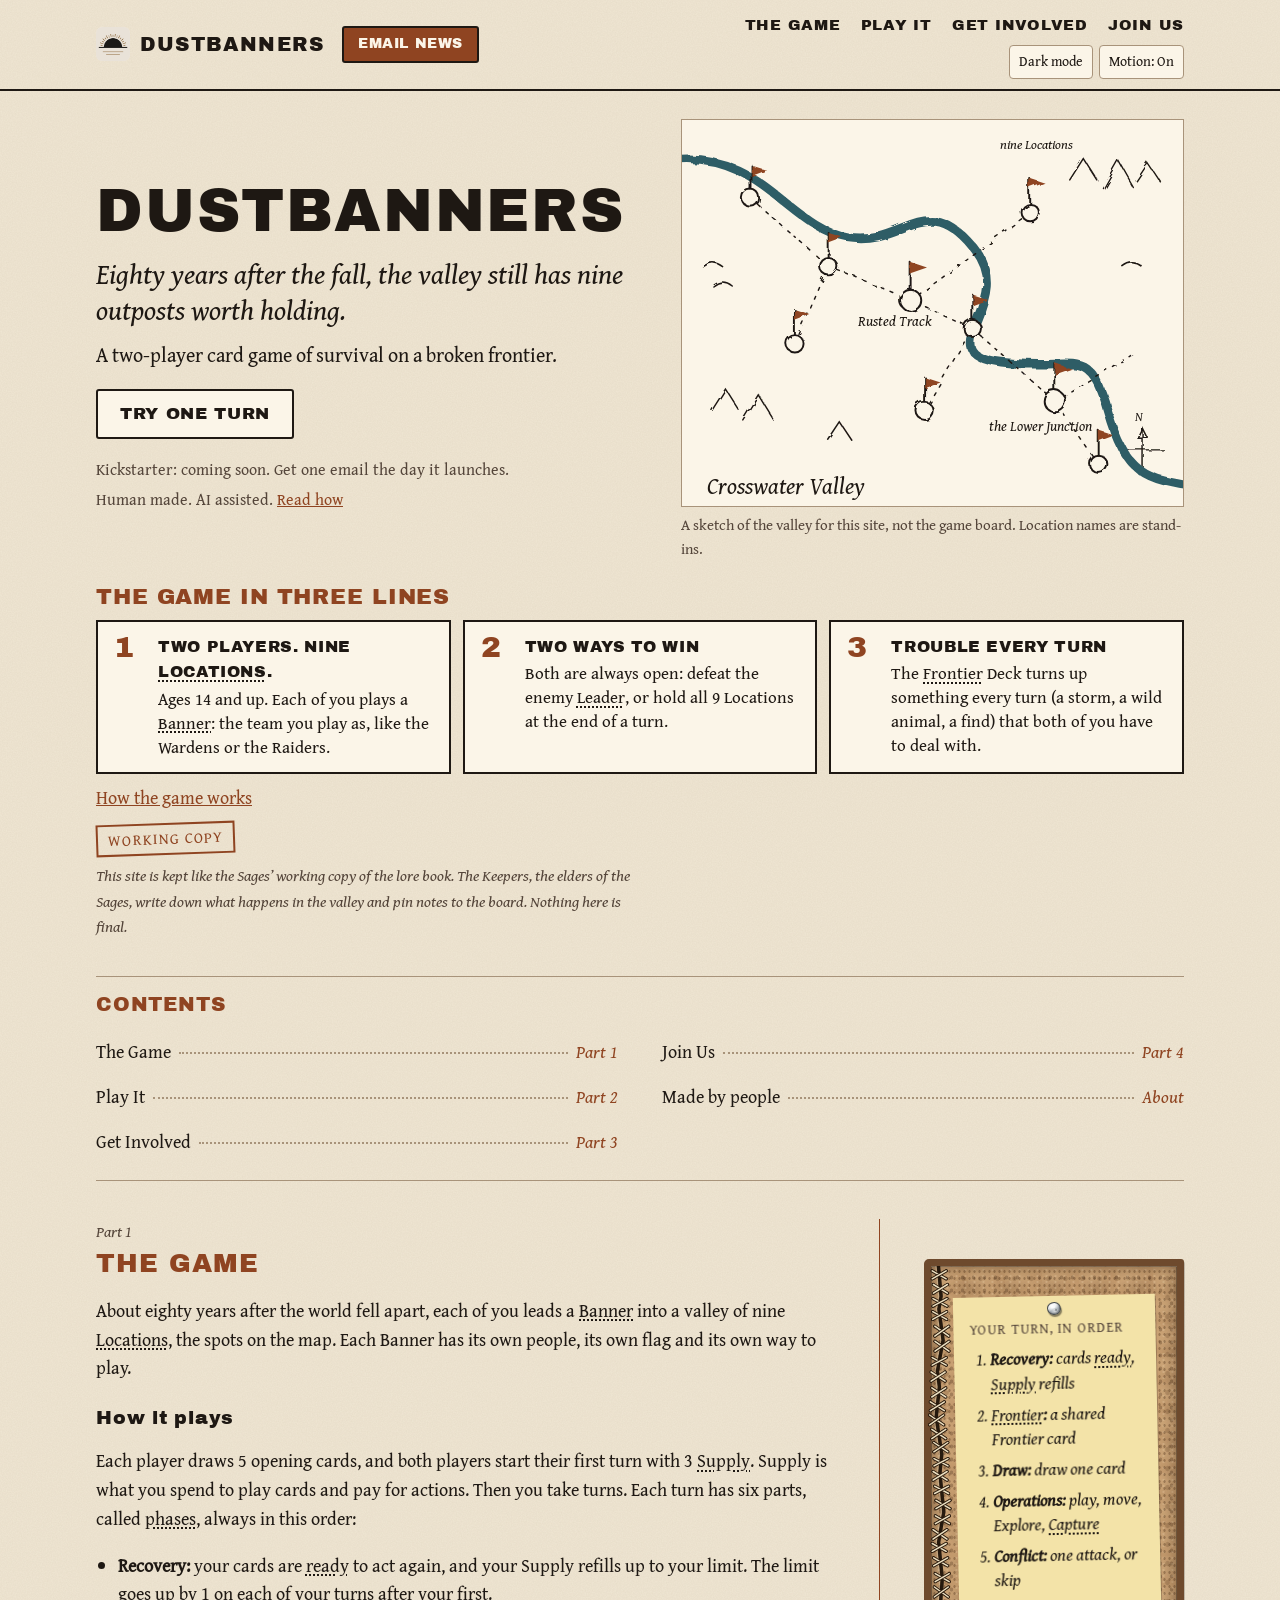
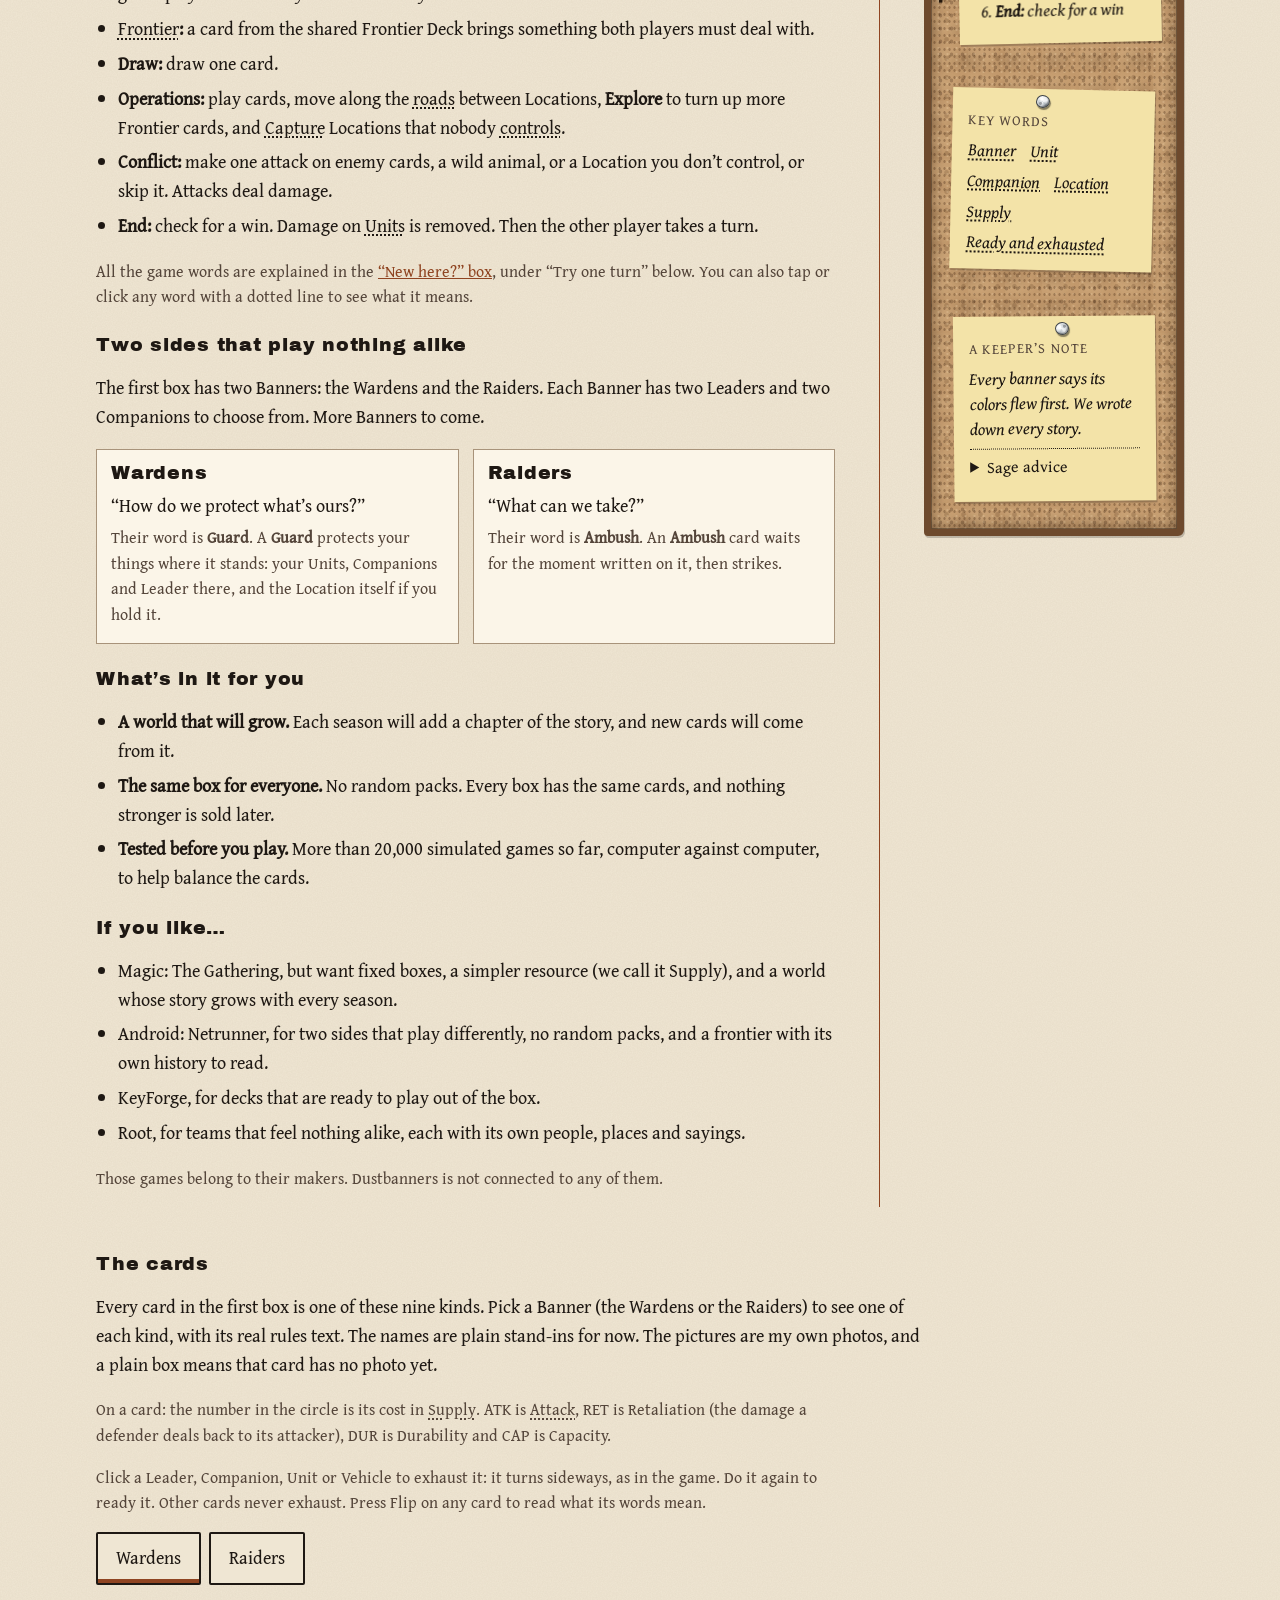
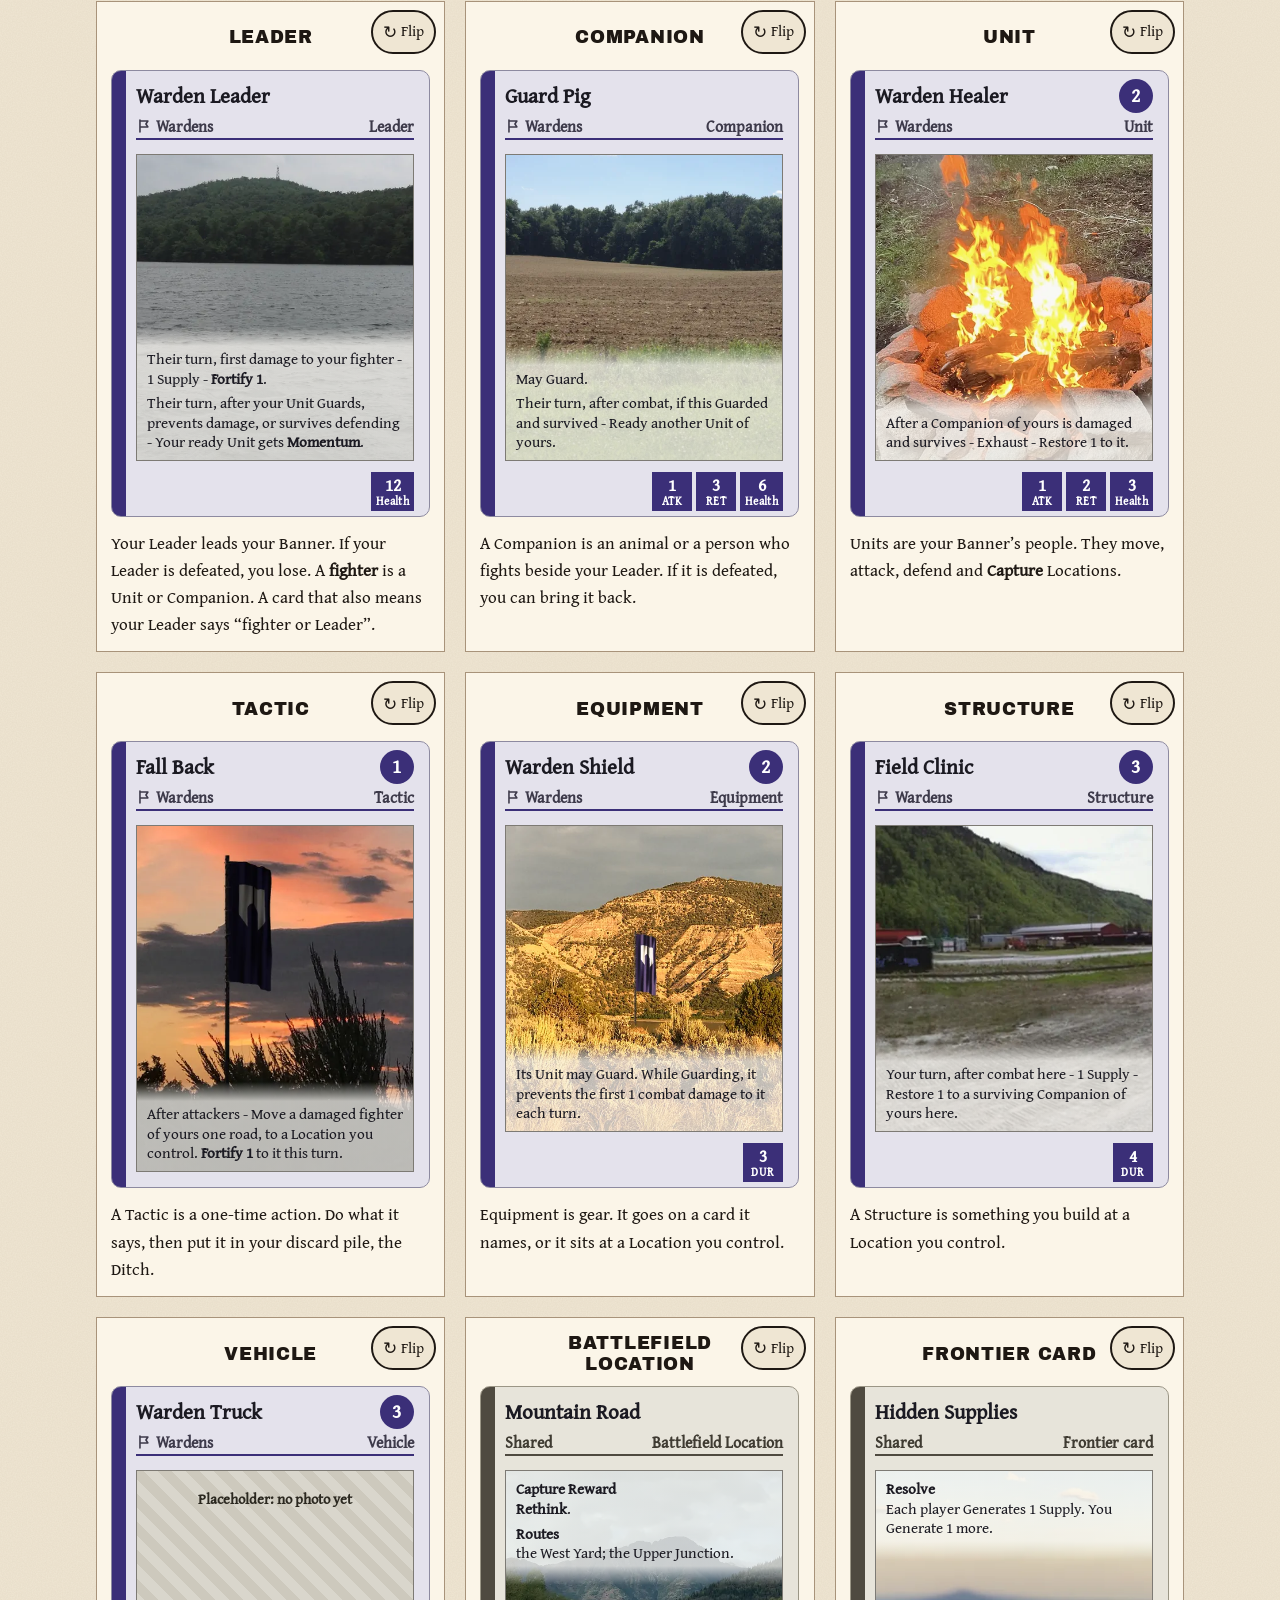
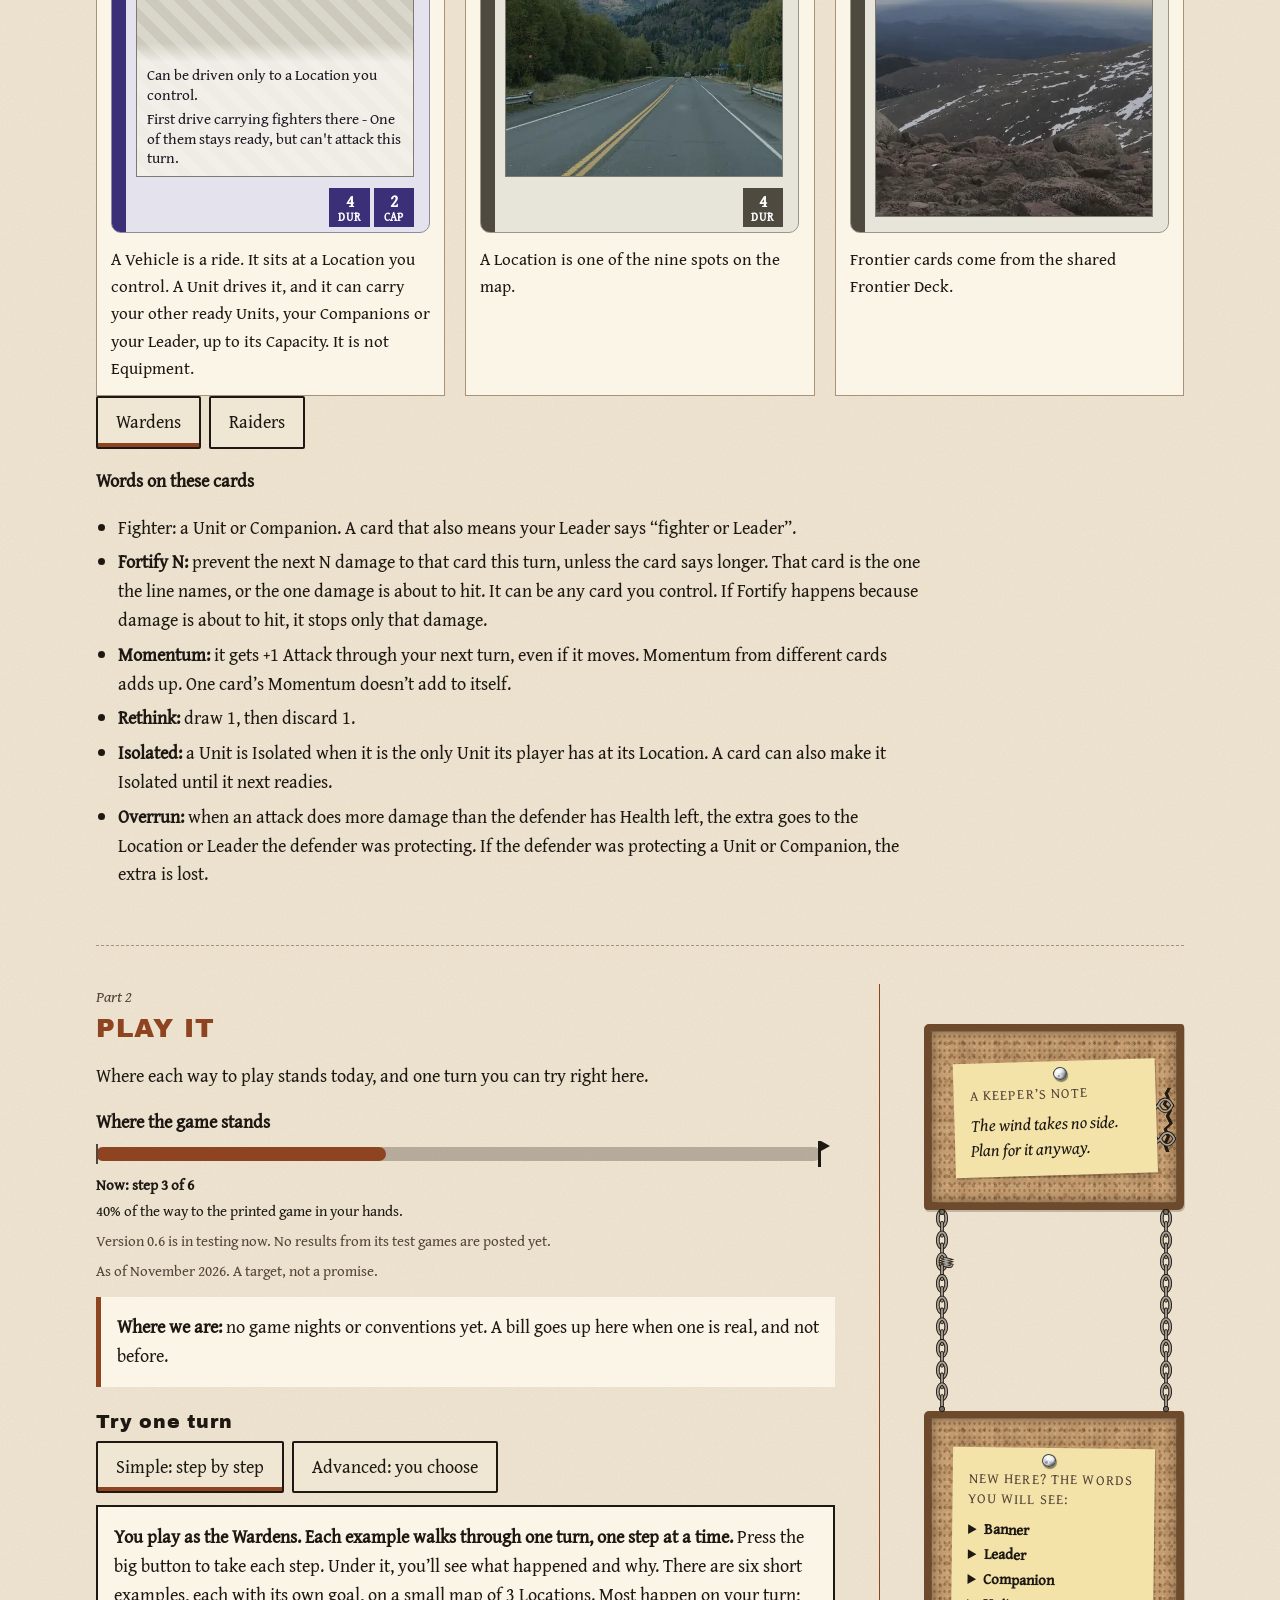
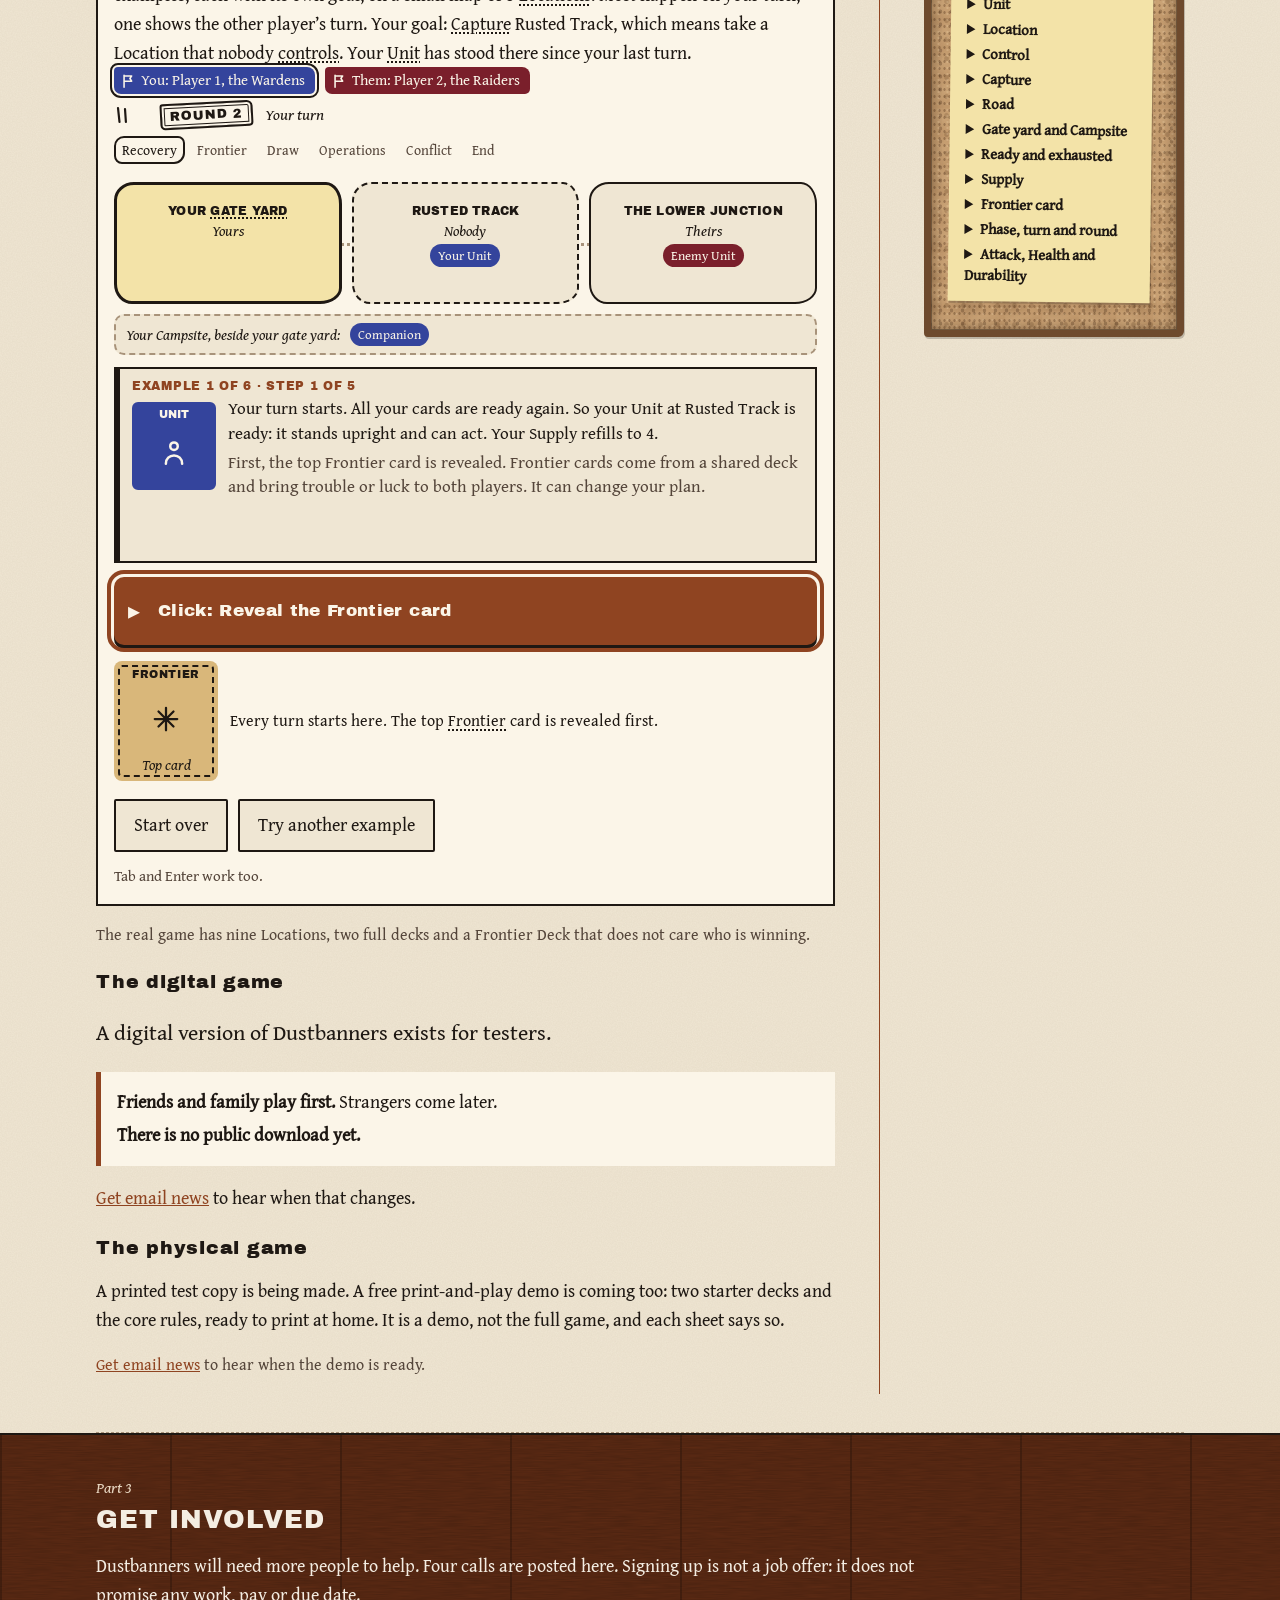
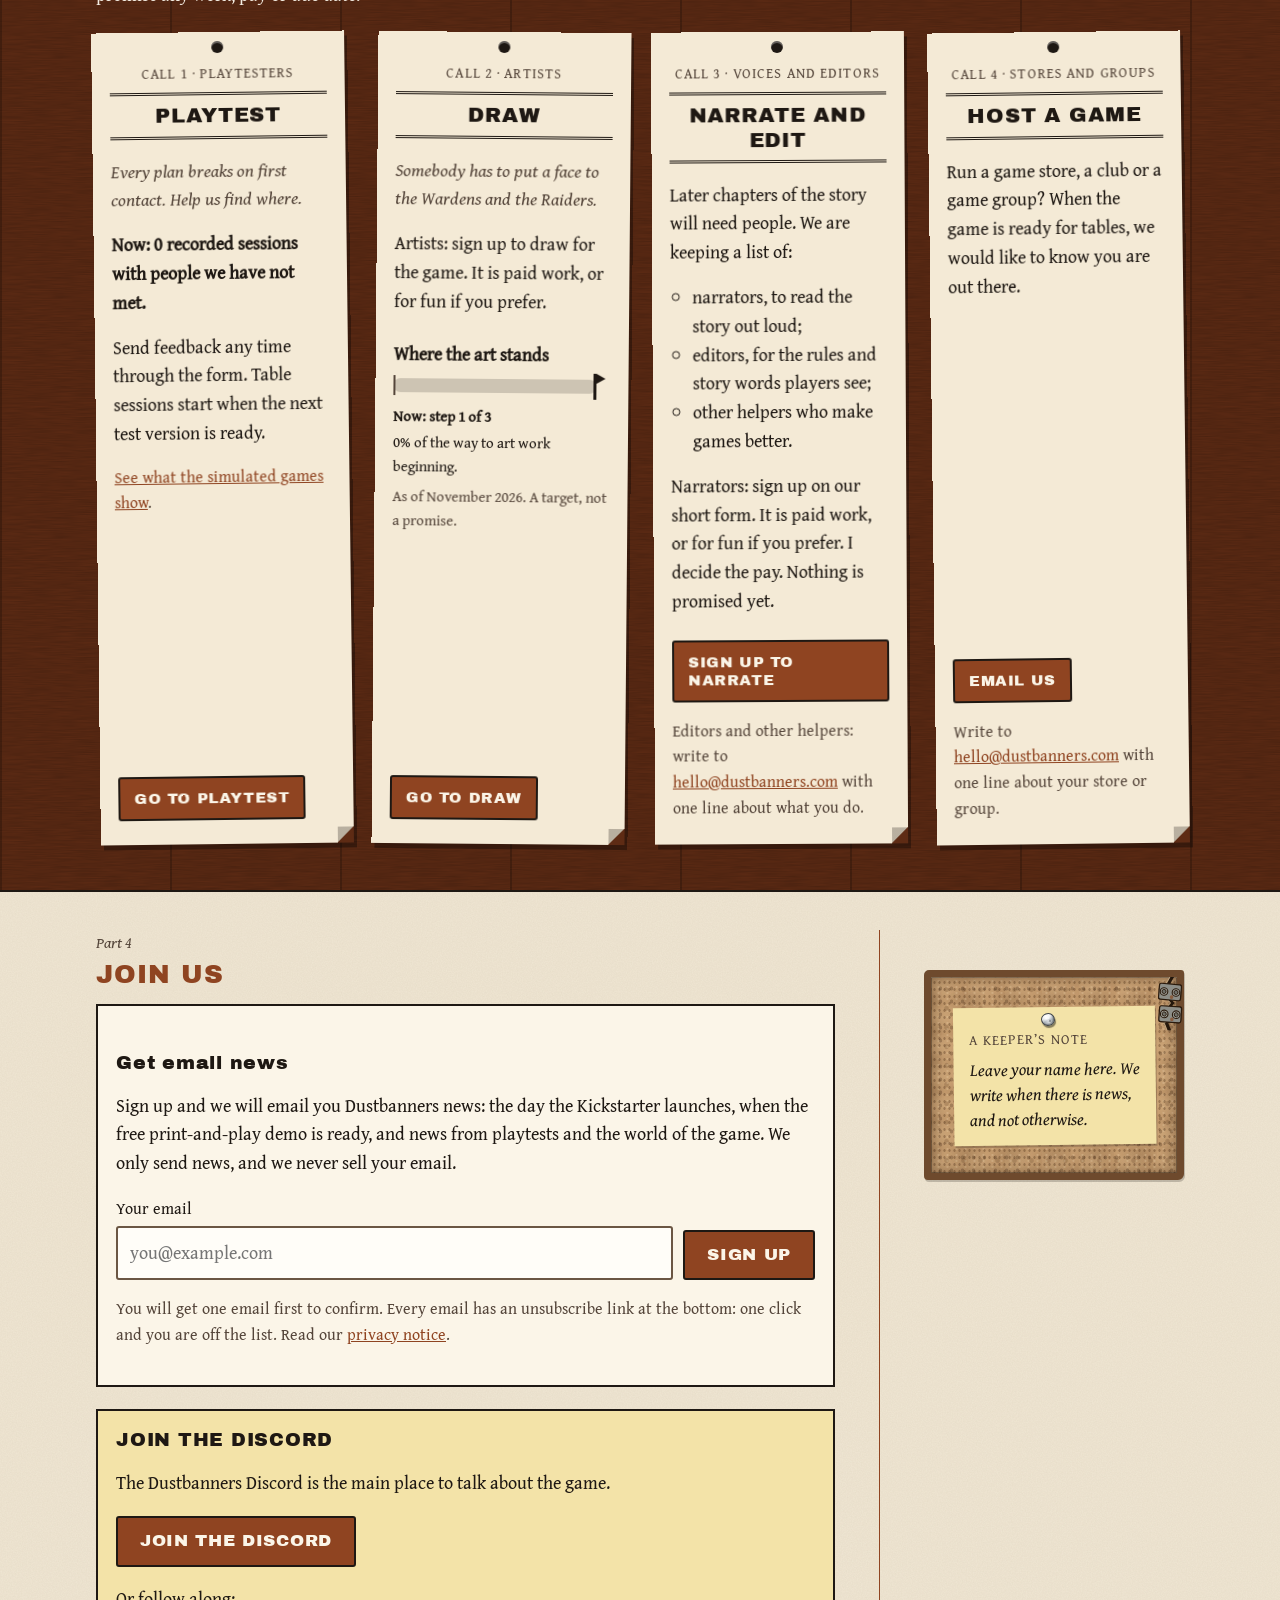
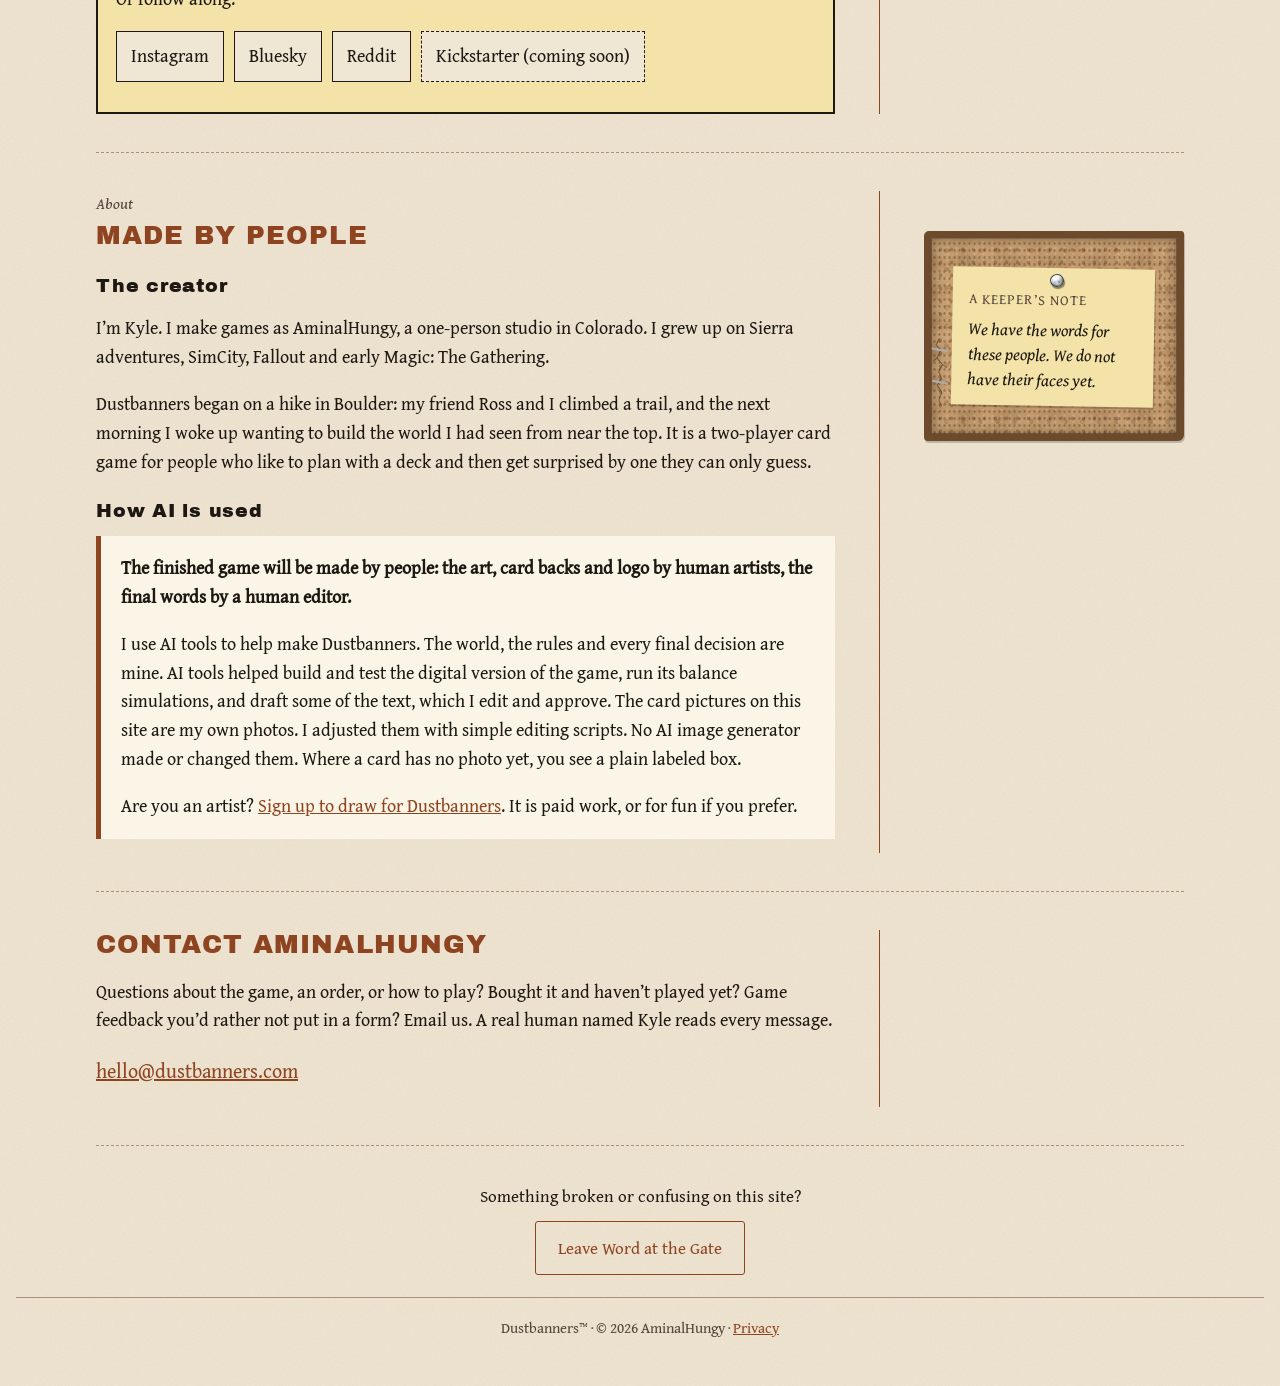
<file: index.html>
<!doctype html>
<html lang="en">
<head>
<meta charset="utf-8">
<meta name="viewport" content="width=device-width, initial-scale=1">
<meta http-equiv="Content-Security-Policy" content="default-src 'self'; script-src 'self'; style-src 'self' 'unsafe-inline'; img-src 'self'; font-src 'self'; connect-src 'none'; object-src 'none'; base-uri 'self'; form-action 'self' https://app.kit.com https://*.kit.com">
<meta name="referrer" content="strict-origin-when-cross-origin">
<title>Dustbanners</title>
<meta name="description" content="Dustbanners: a two-player card game of survival on a broken frontier. Win by defeating the enemy Leader, or by holding the map.">
<meta property="og:type" content="website">
<meta property="og:url" content="https://dustbanners.com/">
<meta property="og:title" content="Dustbanners">
<meta property="og:description" content="A two-player card game of survival on a broken frontier.">
<meta property="og:image" content="https://dustbanners.com/img/sun.png">
<meta property="og:image:alt" content="The Dustbanners sun logo: a half sun rising over the horizon.">
<meta property="og:image:width" content="256">
<meta property="og:image:height" content="256">
<meta property="og:site_name" content="Dustbanners">
<meta name="twitter:card" content="summary">
<meta name="twitter:image" content="https://dustbanners.com/img/sun.png">
<link rel="icon" href="favicon.ico" sizes="any">
<link rel="icon" type="image/png" href="img/sun.png">
<link rel="apple-touch-icon" href="apple-touch-icon.png">
<link rel="preload" href="fonts/GentiumBookPlus-Regular.woff2" as="font" type="font/woff2" crossorigin>
<link rel="stylesheet" href="css/site.css?v=r53d">
<link rel="stylesheet" href="css/define.css?v=r53d">
<link rel="stylesheet" href="css/boards.css?v=r53d">
<script src="js/prefs.js?v=r53d"></script>
<script src="js/playwords.js?v=r53d"></script>
</head>
<body>
<a class="skip" href="#main">Skip to the page</a>
<div class="topbar">
<header class="bar">
  <a class="brand" href="index.html"><img src="img/sun.png" alt="" width="34" height="34">Dustbanners</a>
  <a class="btn bar-cta" href="#signup">Email news</a>
  <button type="button" class="menu-btn" id="menu-btn" aria-expanded="false" aria-controls="site-menu" aria-label="Menu"><span></span><span></span><span></span></button>
  <div class="menu" id="site-menu">
    <nav aria-label="Main"><ul>
      <li><a href="#game">The Game</a></li>
      <li><a href="#play">Play It</a></li>
      <li><a href="#involved">Get Involved</a></li>
      <li><a href="#join">Join Us</a></li>
    </ul></nav>
    <div class="switches">
      <button type="button" class="tool" id="theme-toggle">Dark mode</button>
      <button type="button" class="tool" id="motion-toggle">Motion: On</button>
    </div>
    <p class="motion-note" id="motion-note" role="status" aria-live="polite"></p>
  </div>
</header>
</div>

<main id="main">
<div class="wrap">
<div class="hero" id="top">
  <div>
    <h1>Dustbanners</h1>
    <p class="hook">Eighty years after the fall, the valley still has nine outposts worth holding.</p>
    <p class="one">A two-player card game of survival on a broken frontier.</p>
    <p class="ctas"><a class="btn quiet" href="#try">Try one turn</a></p>
    <p class="status-label">Kickstarter: coming soon. Get one email the day it launches.</p>
    <p class="status-label made">Human made. AI assisted. <a href="#ai">Read how</a></p>
  </div>
  <figure class="map-fig">
    <svg class="map" viewBox="0 0 520 400" role="img" aria-labelledby="map-t">
      <title id="map-t">A hand-drawn sketch of Crosswater Valley. A river winds from the top left to the bottom right. Nine small Locations with flags sit along it, joined by dotted trails. Two Locations are labeled with stand-in names: Rusted Track and the Lower Junction.</title>
      <defs><filter id="wob"><feTurbulence baseFrequency=".035" numOctaves="2" seed="7" result="t"/><feDisplacementMap in="SourceGraphic" in2="t" scale="6"/></filter></defs>
      <g filter="url(#wob)">
        <g class="lyr lyr-land"><path class="ink" stroke-width="1.5" d="M30 300 l14 -22 l14 22 M62 310 l16 -26 l16 26 M400 60 l14 -22 l14 22 M436 70 l16 -28 l16 28 M470 62 l12 -18 l12 18 M150 330 l12 -18 l12 18 M20 150 q10 -8 20 0 M30 170 q10 -8 20 0 M455 150 q10 -8 20 0 M476 318 v44 M454 340 h44 M476 318 l-5 10 h10 z"/></g>
        <g class="lyr lyr-river"><path class="river" pathLength="1" stroke-width="9" d="M-10 40 C80 30 110 110 170 120 S250 70 300 130 S250 240 330 250 S420 230 440 300 S480 370 540 380"/></g>
        <g class="lyr lyr-trails"><path class="ink" stroke-width="1.5" stroke-dasharray="3 7" d="M70 80 L150 150 L115 230 M150 150 L235 185 L300 215 L250 300 M300 215 L385 290 L430 355 M235 185 L360 95 M385 290 L470 240"/></g>
        <g class="lyr lyr-places">
          <g class="place"><circle cx="70" cy="80" r="9"/><circle cx="150" cy="150" r="9"/><circle cx="115" cy="230" r="9"/><circle cx="235" cy="185" r="11"/><circle cx="300" cy="215" r="9"/><circle cx="250" cy="300" r="9"/><circle cx="385" cy="290" r="11"/><circle cx="430" cy="355" r="9"/><circle cx="360" cy="95" r="9"/></g>
          <path class="ink" stroke-width="2" d="M70 71 v-26 M150 141 v-26 M115 221 v-26 M235 174 v-28 M300 206 v-26 M250 291 v-26 M385 279 v-28 M430 346 v-26 M360 86 v-26"/>
          <g class="flag"><path d="M70 45 l16 5 l-16 6z"/><path d="M150 115 l16 5 l-16 6z"/><path d="M115 195 l16 5 l-16 6z"/><path d="M235 146 l18 6 l-18 6z"/><path d="M300 180 l16 5 l-16 6z"/><path d="M250 265 l16 5 l-16 6z"/><path d="M385 251 l18 6 l-18 6z"/><path d="M430 320 l16 5 l-16 6z"/><path d="M360 60 l16 5 l-16 6z"/></g>
        </g>
      </g>
      <text x="26" y="388" font-size="24">Crosswater Valley</text>
      <text x="182" y="214" font-size="15">Rusted Track</text>
      <text x="318" y="322" font-size="15">the Lower Junction</text>
      <text x="470" y="312" font-size="13">N</text>
      <text x="330" y="30" font-size="14">nine Locations</text>
    </svg>
    <figcaption>A sketch of the valley for this site, not the game board. Location names are stand-ins.</figcaption>
  </figure>

<section class="strip" aria-labelledby="strip-h">
  <h2 id="strip-h">The game in three lines</h2>
  <ol data-define="strip">
    <li><span class="t">Two players. Nine Locations.</span><span class="d">Ages 14 and up. Each of you plays a Banner: the team you play as, like the Wardens or the Raiders.</span></li>
    <li><span class="t">Two ways to win</span><span class="d">Both are always open: defeat the enemy Leader, or hold all 9 Locations at the end of a turn.</span></li>
    <li><span class="t">Trouble every turn</span><span class="d">The Frontier Deck turns up something every turn (a storm, a wild animal, a find) that both of you have to deal with.</span></li>
  </ol>
  <p class="more"><a href="#game">How the game works</a></p>
</section>
<div class="kept-box">
  <span class="stamp">Working copy</span>
  <p class="kept">This site is kept like the Sages&rsquo; working copy of the lore book. The Keepers, the elders of the Sages, write down what happens in the valley and pin notes to the board. Nothing here is final.</p>
</div>
</div>

<nav id="contents" aria-labelledby="contents-h">
  <h2 id="contents-h">Contents</h2>
  <ol>
    <li><a href="#game"><span class="t">The Game</span><span class="dots"></span><span class="n">Part 1</span></a></li>
    <li><a href="#play"><span class="t">Play It</span><span class="dots"></span><span class="n">Part 2</span></a></li>
    <li><a href="#involved"><span class="t">Get Involved</span><span class="dots"></span><span class="n">Part 3</span></a></li>
    <li><a href="#join"><span class="t">Join Us</span><span class="dots"></span><span class="n">Part 4</span></a></li>
    <li><a href="#people"><span class="t">Made by people</span><span class="dots"></span><span class="n">About</span></a></li>
  </ol>
</nav>

<section class="leaf" id="game" aria-labelledby="game-h">
  <div class="body">
    <p class="folio">Part 1</p>
    <h2 id="game-h">The Game</h2>
    <p class="kb-row"><button type="button" class="kb-tab" aria-haspopup="dialog" aria-controls="kb-sheet" aria-expanded="false"><span class="kb-tack" aria-hidden="true"></span>Keeper&rsquo;s board</button></p>
    <p data-define="game">About eighty years after the world fell apart, each of you leads a Banner into a valley of nine Locations, the spots on the map. Each Banner has its own people, its own flag and its own way to play.</p>
    <h3>How it plays</h3>
    <p data-define="game">Each player draws 5 opening cards, and both players start their first turn with 3 Supply. Supply is what you spend to play cards and pay for actions. Then you take turns. Each turn has six parts, called phases, always in this order:</p>
    <ul class="points" data-define="game">
      <li><strong>Recovery:</strong> your cards are ready to act again, and your Supply refills up to your limit. The limit goes up by 1 on each of your turns after your first.</li>
      <li><strong>Frontier:</strong> a card from the shared Frontier Deck brings something both players must deal with.</li>
      <li><strong>Draw:</strong> draw one card.</li>
      <li><strong>Operations:</strong> play cards, move along the roads between Locations, <strong>Explore</strong> to turn up more Frontier cards, and <strong>Capture</strong> Locations that nobody controls.</li>
      <li><strong>Conflict:</strong> make one attack on enemy cards, a wild animal, or a Location you don&rsquo;t control, or skip it. Attacks deal damage.</li>
      <li><strong>End:</strong> check for a win. Damage on Units is removed. Then the other player takes a turn.</li>
    </ul>
    <p class="small">All the game words are explained in the <a href="#try-words">&ldquo;New here?&rdquo; box</a>, under &ldquo;Try one turn&rdquo; below.<span data-define-hint hidden> You can also tap or click any word with a dotted line to see what it means.</span></p>
    <div class="tag-note">
      <details>
        <summary><svg class="tag-ic" viewBox="0 0 40 40" width="30" height="30" fill="none" stroke="currentColor" stroke-width="2.6" stroke-linecap="round" stroke-linejoin="round" aria-hidden="true" focusable="false"><path d="M11 36C10.6 26 10.2 15 10.8 4.5M11 6C16 4.8 20.5 8.2 27 6.4C25 9.6 25.4 13 28.6 16.4C22 18.2 17 15.2 11.2 17"/></svg><span class="tag-l">A Keeper&rsquo;s note</span> <span class="tag-hint"><span class="t-tap">Tap to read</span><span class="t-click">Click to read</span></span></summary>
        <p class="tag-text">Every banner says its colors flew first. We wrote down every story.</p>
        <details class="lead"><summary>Sage advice</summary>
        <p>Some trail marks are meant for one banner only. Don&rsquo;t follow a mark you can&rsquo;t read.</p></details>
      </details>
    </div>
    <h3>Two sides that play nothing alike</h3>
    <p>The first box has two Banners: the Wardens and the Raiders. Each Banner has two Leaders and two Companions to choose from. More Banners to come.</p>
    <div class="sides">
      <div class="side"><h3>Wardens</h3><p>&ldquo;How do we protect what&rsquo;s ours?&rdquo;</p><p class="small">Their word is <strong>Guard</strong>. A <strong>Guard</strong> protects your things where it stands: your Units, Companions and Leader there, and the Location itself if you hold it.</p></div>
      <div class="side"><h3>Raiders</h3><p>&ldquo;What can we take?&rdquo;</p><p class="small">Their word is <strong>Ambush</strong>. An <strong>Ambush</strong> card waits for the moment written on it, then strikes.</p></div>
    </div>
    <h3>What&rsquo;s in it for you</h3>
    <ul class="points">
      <li><strong>A world that will grow.</strong> Each season will add a chapter of the story, and new cards will come from it.</li>
      <li><strong>The same box for everyone.</strong> No random packs. Every box has the same cards, and nothing stronger is sold later.</li>
      <li><strong>Tested before you play.</strong> More than 20,000 simulated games so far, computer against computer, to help balance the cards.</li>
    </ul>
    <div class="comparables">
      <h3>If you like&hellip;</h3>
      <ul class="points">
        <li>Magic: The Gathering, but want fixed boxes, a simpler resource (we call it Supply), and a world whose story grows with every season.</li>
        <li>Android: Netrunner, for two sides that play differently, no random packs, and a frontier with its own history to read.</li>
        <li>KeyForge, for decks that are ready to play out of the box.</li>
        <li>Root, for teams that feel nothing alike, each with its own people, places and sayings.</li>
      </ul>
      <p class="small">Those games belong to their makers. Dustbanners is not connected to any of them.</p>
    </div>
  </div>
  <div class="margin">
    <div class="scrap" role="note">
      <p class="who">Your turn, in order</p>
      <ol class="pin-list" data-define="board"><li><strong>Recovery:</strong> cards ready, Supply refills</li><li><strong>Frontier:</strong> a shared Frontier card</li><li><strong>Draw:</strong> draw one card</li><li><strong>Operations:</strong> play, move, Explore, Capture</li><li><strong>Conflict:</strong> one attack, or skip</li><li><strong>End:</strong> check for a win</li></ol>
    </div>
    <div class="scrap" role="note" data-define-hint hidden>
      <p class="who">Key words</p>
      <ul class="pin-words"><li><button type="button" class="dw" data-word="banner" aria-expanded="false" aria-controls="dw-pop" aria-haspopup="dialog">Banner</button></li><li><button type="button" class="dw" data-word="unit" aria-expanded="false" aria-controls="dw-pop" aria-haspopup="dialog">Unit</button></li><li><button type="button" class="dw" data-word="companion" aria-expanded="false" aria-controls="dw-pop" aria-haspopup="dialog">Companion</button></li><li><button type="button" class="dw" data-word="location" aria-expanded="false" aria-controls="dw-pop" aria-haspopup="dialog">Location</button></li><li><button type="button" class="dw" data-word="supply" aria-expanded="false" aria-controls="dw-pop" aria-haspopup="dialog">Supply</button></li><li><button type="button" class="dw" data-word="ready" aria-expanded="false" aria-controls="dw-pop" aria-haspopup="dialog">Ready and exhausted</button></li></ul>
    </div>
    <div class="scrap" role="note">
      <p class="who">A Keeper&rsquo;s note</p>
      <p>Every banner says its colors flew first. We wrote down every story.</p>
      <details class="lead"><summary>Sage advice</summary>
        <p>Some trail marks are meant for one banner only. Don&rsquo;t follow a mark you can&rsquo;t read.</p></details>
    </div>
    <svg class="cracks" viewBox="0 0 100 100" preserveAspectRatio="none" aria-hidden="true" focusable="false"><path class="c" d="M3 0L4.1 3.5L3.2 5L4.9 8.6L2.6 12.2L3.4 14L2.1 17.5L4.4 21.8L3.6 24L5.2 28.5L3.1 32L4.6 36.2L3.9 39M4.4 21.8L5.9 23.1L5.6 24.9L7.2 26.4M2.6 12.2L1.2 13.9"/><path class="s" d="M1.2 9.6L6.6 10.4M1.4 29.4L6.8 30.6"/></svg>
    <div class="repairs" aria-hidden="true" hidden data-seam="stitch"></div>
  </div>
  <div class="leaf-wide">
    <h3 id="cards">The cards</h3>
    <p>Every card in the first box is one of these nine kinds. Pick a Banner (the Wardens or the Raiders) to see one of each kind, with its real rules text. The names are
    plain stand-ins for now. The pictures are my own photos, and a plain box means that card has no photo yet.</p>
    <p class="small" data-define="cards">On a card: the number in the circle is its cost in Supply. ATK is Attack, RET is Retaliation (the damage a defender deals back to its attacker), DUR is Durability and CAP is Capacity.</p>
    <p class="small gc-how" hidden><span class="t-tap">Tap a Leader, Companion, Unit or Vehicle</span><span class="t-click">Click a Leader, Companion, Unit or Vehicle</span> to exhaust it: it turns sideways, as in the game. Do it again to ready it. Other cards never exhaust. Press Flip on any card to read what its words mean.</p>
    <div class="d-mode f-switch" role="group" aria-label="Show the cards of one Banner" hidden>
      <button type="button" class="d-act f-pick" data-banner="wardens" aria-pressed="true">Wardens</button>
      <button type="button" class="d-act f-pick" data-banner="raiders" aria-pressed="false">Raiders</button>
    </div>
    <div class="card-set" data-banner="wardens" role="group" aria-label="Wardens cards and the 2 shared cards">
    <ul class="card-grid" data-carousel="x" tabindex="0" aria-label="Wardens cards and the 2 shared cards">
      <li>
        <h3>Leader</h3>
        <article class="gc fac-w" aria-label="Warden Leader, Leader">
          <div class="gc-top"><p class="gc-name">Warden Leader</p></div>
          <p class="gc-line"><span class="gc-fac"><svg class="gc-ic" viewBox="0 0 16 16" width="14" height="14" fill="none" stroke="currentColor" stroke-width="1.6" stroke-linecap="round" stroke-linejoin="round" aria-hidden="true" focusable="false"><path d="M4 14V2M4 3h8l-2 3 2 3H4"/></svg>Wardens</span><span>Leader</span></p>
          <figure class="gc-art"><img src="img/card-photo-w-leader.webp" width="480" height="553" loading="lazy" alt="Photo by Kyle (stand-in art): a wooded hill with a thin tower on top, above gray water."></figure>
          <div class="gc-rules"><p>Their turn, first damage to your fighter - 1 Supply - <strong>Fortify 1</strong>.</p><p>Their turn, after your Unit Guards, prevents damage, or survives defending - Your ready Unit gets <strong>Momentum</strong>.</p></div>
          <ul class="gc-stats" aria-label="Stats"><li><b>12</b><span>Health</span></li></ul>
        </article>
        <p>Your Leader leads your Banner. If your Leader is defeated, you lose. A <strong>fighter</strong> is a Unit or Companion. A card that also means your Leader says &ldquo;fighter or Leader&rdquo;.</p>
      </li>
      <li>
        <h3>Companion</h3>
        <article class="gc fac-w" aria-label="Guard Pig, Companion">
          <div class="gc-top"><p class="gc-name">Guard Pig</p></div>
          <p class="gc-line"><span class="gc-fac"><svg class="gc-ic" viewBox="0 0 16 16" width="14" height="14" fill="none" stroke="currentColor" stroke-width="1.6" stroke-linecap="round" stroke-linejoin="round" aria-hidden="true" focusable="false"><path d="M4 14V2M4 3h8l-2 3 2 3H4"/></svg>Wardens</span><span>Companion</span></p>
          <figure class="gc-art"><img src="img/card-photo-w-companion.webp" width="480" height="553" loading="lazy" alt="Photo by Kyle (stand-in art): a bare field below a line of trees and a blue summer sky."></figure>
          <div class="gc-rules"><p>May Guard.</p><p>Their turn, after combat, if this Guarded and survived - Ready another Unit of yours.</p></div>
          <ul class="gc-stats" aria-label="Stats"><li><b>1</b><span aria-hidden="true">ATK</span><span class="vh">Attack</span></li><li><b>3</b><span aria-hidden="true">RET</span><span class="vh">Retaliation</span></li><li><b>6</b><span>Health</span></li></ul>
        </article>
        <p>A Companion is an animal or a person who fights beside your Leader. If it is defeated, you can bring it back.</p>
      </li>
      <li>
        <h3>Unit</h3>
        <article class="gc fac-w" aria-label="Warden Healer, Unit">
          <div class="gc-top"><p class="gc-name">Warden Healer</p><span class="gc-cost"><span class="vh">Cost </span>2</span></div>
          <p class="gc-line"><span class="gc-fac"><svg class="gc-ic" viewBox="0 0 16 16" width="14" height="14" fill="none" stroke="currentColor" stroke-width="1.6" stroke-linecap="round" stroke-linejoin="round" aria-hidden="true" focusable="false"><path d="M4 14V2M4 3h8l-2 3 2 3H4"/></svg>Wardens</span><span>Unit</span></p>
          <figure class="gc-art"><img src="img/card-photo-w-unit.webp" width="480" height="553" loading="lazy" alt="Photo by Kyle (stand-in art): a camp fire burning in a ring of stones in a forest clearing."></figure>
          <div class="gc-rules"><p>After a Companion of yours is damaged and survives - Exhaust - Restore 1 to it.</p></div>
          <ul class="gc-stats" aria-label="Stats"><li><b>1</b><span aria-hidden="true">ATK</span><span class="vh">Attack</span></li><li><b>2</b><span aria-hidden="true">RET</span><span class="vh">Retaliation</span></li><li><b>3</b><span>Health</span></li></ul>
        </article>
        <p>Units are your Banner&rsquo;s people. They move, attack, defend and <strong>Capture</strong> Locations.</p>
      </li>
      <li>
        <h3>Tactic</h3>
        <article class="gc fac-w" aria-label="Fall Back, Tactic">
          <div class="gc-top"><p class="gc-name">Fall Back</p><span class="gc-cost"><span class="vh">Cost </span>1</span></div>
          <p class="gc-line"><span class="gc-fac"><svg class="gc-ic" viewBox="0 0 16 16" width="14" height="14" fill="none" stroke="currentColor" stroke-width="1.6" stroke-linecap="round" stroke-linejoin="round" aria-hidden="true" focusable="false"><path d="M4 14V2M4 3h8l-2 3 2 3H4"/></svg>Wardens</span><span>Tactic</span></p>
          <figure class="gc-art"><img src="img/card-photo-w-tactic.webp" width="480" height="553" loading="lazy" alt="Photo by Kyle (stand-in art): a dark blue banner against an orange sunset sky."></figure>
          <div class="gc-rules"><p>After attackers - Move a damaged fighter of yours one road, to a Location you control. <strong>Fortify 1</strong> to it this turn.</p></div>
          
        </article>
        <p>A Tactic is a one-time action. Do what it says, then put it in your discard pile, the Ditch.</p>
      </li>
      <li>
        <h3>Equipment</h3>
        <article class="gc fac-w" aria-label="Warden Shield, Equipment">
          <div class="gc-top"><p class="gc-name">Warden Shield</p><span class="gc-cost"><span class="vh">Cost </span>2</span></div>
          <p class="gc-line"><span class="gc-fac"><svg class="gc-ic" viewBox="0 0 16 16" width="14" height="14" fill="none" stroke="currentColor" stroke-width="1.6" stroke-linecap="round" stroke-linejoin="round" aria-hidden="true" focusable="false"><path d="M4 14V2M4 3h8l-2 3 2 3H4"/></svg>Wardens</span><span>Equipment</span></p>
          <figure class="gc-art"><img src="img/card-photo-w-equipment.webp" width="480" height="553" loading="lazy" alt="Photo by Kyle (stand-in art): a dark blue banner in the brush below a sunlit hill."></figure>
          <div class="gc-rules"><p>Its Unit may Guard. While Guarding, it prevents the first 1 combat damage to it each turn.</p></div>
          <ul class="gc-stats" aria-label="Stats"><li><b>3</b><span aria-hidden="true">DUR</span><span class="vh">Durability</span></li></ul>
        </article>
        <p>Equipment is gear. It goes on a card it names, or it sits at a Location you control.</p>
      </li>
      <li>
        <h3>Structure</h3>
        <article class="gc fac-w" aria-label="Field Clinic, Structure">
          <div class="gc-top"><p class="gc-name">Field Clinic</p><span class="gc-cost"><span class="vh">Cost </span>3</span></div>
          <p class="gc-line"><span class="gc-fac"><svg class="gc-ic" viewBox="0 0 16 16" width="14" height="14" fill="none" stroke="currentColor" stroke-width="1.6" stroke-linecap="round" stroke-linejoin="round" aria-hidden="true" focusable="false"><path d="M4 14V2M4 3h8l-2 3 2 3H4"/></svg>Wardens</span><span>Structure</span></p>
          <figure class="gc-art"><img src="img/card-photo-w-structure.webp" width="480" height="553" loading="lazy" alt="Photo by Kyle (stand-in art): sheds and rail cars at the foot of a green hill."></figure>
          <div class="gc-rules"><p>Your turn, after combat here - 1 Supply - Restore 1 to a surviving Companion of yours here.</p></div>
          <ul class="gc-stats" aria-label="Stats"><li><b>4</b><span aria-hidden="true">DUR</span><span class="vh">Durability</span></li></ul>
        </article>
        <p>A Structure is something you build at a Location you control.</p>
      </li>
      <li>
        <h3>Vehicle</h3>
        <article class="gc fac-w" aria-label="Warden Truck, Vehicle">
          <div class="gc-top"><p class="gc-name">Warden Truck</p><span class="gc-cost"><span class="vh">Cost </span>3</span></div>
          <p class="gc-line"><span class="gc-fac"><svg class="gc-ic" viewBox="0 0 16 16" width="14" height="14" fill="none" stroke="currentColor" stroke-width="1.6" stroke-linecap="round" stroke-linejoin="round" aria-hidden="true" focusable="false"><path d="M4 14V2M4 3h8l-2 3 2 3H4"/></svg>Wardens</span><span>Vehicle</span></p>
          <figure class="gc-art"><div class="gc-ph">Placeholder: no photo yet</div></figure>
          <div class="gc-rules"><p>Can be driven only to a Location you control.</p><p>First drive carrying fighters there - One of them stays ready, but can't attack this turn.</p></div>
          <ul class="gc-stats" aria-label="Stats"><li><b>4</b><span aria-hidden="true">DUR</span><span class="vh">Durability</span></li><li><b>2</b><span aria-hidden="true">CAP</span><span class="vh">Capacity</span></li></ul>
        </article>
        <p>A Vehicle is a ride. It sits at a Location you control. A Unit drives it, and it can carry your other ready Units, your Companions or your Leader, up to its Capacity. It is not Equipment.</p>
      </li>
      <li>
        <h3>Battlefield Location</h3>
        <article class="gc fac-n" aria-label="Mountain Road, Battlefield Location">
          <div class="gc-top"><p class="gc-name">Mountain Road</p></div>
          <p class="gc-line"><span class="gc-fac">Shared</span><span>Battlefield Location</span></p>
          <figure class="gc-art"><img src="img/card-photo-location.webp" width="480" height="553" loading="lazy" alt="Photo by Kyle (stand-in art): a paved road that leads into the mountains."></figure>
          <div class="gc-rules"><p><strong class="gc-lab">Capture Reward</strong> <strong>Rethink</strong>.</p><p><strong class="gc-lab">Routes</strong> the West Yard; the Upper Junction.</p></div>
          <ul class="gc-stats" aria-label="Stats"><li><b>4</b><span aria-hidden="true">DUR</span><span class="vh">Durability</span></li></ul>
        </article>
        <p>A Location is one of the nine spots on the map.</p>
      </li>
      <li>
        <h3>Frontier card</h3>
        <article class="gc fac-n" aria-label="Hidden Supplies, Frontier card">
          <div class="gc-top"><p class="gc-name">Hidden Supplies</p></div>
          <p class="gc-line"><span class="gc-fac">Shared</span><span>Frontier card</span></p>
          <figure class="gc-art"><img src="img/card-photo-frontier.webp" width="480" height="553" loading="lazy" alt="Photo by Kyle (stand-in art): a rocky, snowy mountaintop high above a valley."></figure>
          <div class="gc-rules"><p><strong class="gc-lab">Resolve</strong> Each player Generates 1 Supply. You Generate 1 more.</p></div>
          
        </article>
        <p>Frontier cards come from the shared Frontier Deck.</p>
      </li>
    </ul>
    </div>
    <div class="card-set" data-banner="raiders" role="group" aria-label="Raiders cards and the 2 shared cards">
    <ul class="card-grid" data-carousel="x" tabindex="0" aria-label="Raiders cards and the 2 shared cards">
      <li>
        <h3>Leader</h3>
        <article class="gc fac-r" aria-label="Raider Leader, Leader">
          <div class="gc-top"><p class="gc-name">Raider Leader</p></div>
          <p class="gc-line"><span class="gc-fac"><svg class="gc-ic" viewBox="0 0 16 16" width="14" height="14" fill="none" stroke="currentColor" stroke-width="1.6" stroke-linecap="round" stroke-linejoin="round" aria-hidden="true" focusable="false"><path d="M4 14V2M4 3h8l-2 3 2 3H4"/></svg>Raiders</span><span>Leader</span></p>
          <figure class="gc-art"><div class="gc-ph">Placeholder: no photo yet</div></figure>
          <div class="gc-rules"><p>First Hit by your Units on the enemy Leader - Generate 1 Supply.</p><p>After your attackers, if one targets a damaged, Isolated or undefended target - 1 Supply - An attacking Unit gets Overrun.</p></div>
          <ul class="gc-stats" aria-label="Stats"><li><b>12</b><span>Health</span></li></ul>
        </article>
        <p>Your Leader leads your Banner. If your Leader is defeated, you lose.</p>
      </li>
      <li>
        <h3>Companion</h3>
        <article class="gc fac-r" aria-label="Scrap Boar, Companion">
          <div class="gc-top"><p class="gc-name">Scrap Boar</p></div>
          <p class="gc-line"><span class="gc-fac"><svg class="gc-ic" viewBox="0 0 16 16" width="14" height="14" fill="none" stroke="currentColor" stroke-width="1.6" stroke-linecap="round" stroke-linejoin="round" aria-hidden="true" focusable="false"><path d="M4 14V2M4 3h8l-2 3 2 3H4"/></svg>Raiders</span><span>Companion</span></p>
          <figure class="gc-art"><div class="gc-ph">Placeholder: no photo yet</div></figure>
          <div class="gc-rules"><p>After this enters a contested or enemy Location - 1 damage to this - If it survives, ready it. If that readied it, an enemy fighter gets -1 Retaliation.</p></div>
          <ul class="gc-stats" aria-label="Stats"><li><b>3</b><span aria-hidden="true">ATK</span><span class="vh">Attack</span></li><li><b>1</b><span aria-hidden="true">RET</span><span class="vh">Retaliation</span></li><li><b>5</b><span>Health</span></li></ul>
        </article>
        <p>A Companion is an animal or a person who fights beside your Leader. If it is defeated, you can bring it back.</p>
      </li>
      <li>
        <h3>Unit</h3>
        <article class="gc fac-r" aria-label="Raider Blade, Unit">
          <div class="gc-top"><p class="gc-name">Raider Blade</p><span class="gc-cost"><span class="vh">Cost </span>2</span></div>
          <p class="gc-line"><span class="gc-fac"><svg class="gc-ic" viewBox="0 0 16 16" width="14" height="14" fill="none" stroke="currentColor" stroke-width="1.6" stroke-linecap="round" stroke-linejoin="round" aria-hidden="true" focusable="false"><path d="M4 14V2M4 3h8l-2 3 2 3H4"/></svg>Raiders</span><span>Unit</span></p>
          <figure class="gc-art"><img src="img/card-photo-r-unit.webp" width="480" height="553" loading="lazy" alt="Photo by Kyle (stand-in art): a tall red sandstone cliff with a shadowed alcove and green shrubs on its ledges."></figure>
          <div class="gc-rules"><p>Gets +1 Attack when attacking a damaged fighter.</p></div>
          <ul class="gc-stats" aria-label="Stats"><li><b>2</b><span aria-hidden="true">ATK</span><span class="vh">Attack</span></li><li><b>1</b><span aria-hidden="true">RET</span><span class="vh">Retaliation</span></li><li><b>2</b><span>Health</span></li></ul>
        </article>
        <p>Units are your Banner&rsquo;s people. They move, attack, defend and <strong>Capture</strong> Locations.</p>
      </li>
      <li>
        <h3>Tactic</h3>
        <article class="gc fac-r" aria-label="Quick Hit, Tactic">
          <div class="gc-top"><p class="gc-name">Quick Hit</p><span class="gc-cost"><span class="vh">Cost </span>1</span></div>
          <p class="gc-line"><span class="gc-fac"><svg class="gc-ic" viewBox="0 0 16 16" width="14" height="14" fill="none" stroke="currentColor" stroke-width="1.6" stroke-linecap="round" stroke-linejoin="round" aria-hidden="true" focusable="false"><path d="M4 14V2M4 3h8l-2 3 2 3H4"/></svg>Raiders</span><span>Tactic</span></p>
          <figure class="gc-art"><div class="gc-ph">Placeholder: no photo yet</div></figure>
          <div class="gc-rules"><p>Hit by your attacking Unit - Move it one road.</p></div>
          
        </article>
        <p>A Tactic is a one-time action. Do what it says, then put it in your discard pile, the Ditch.</p>
      </li>
      <li>
        <h3>Equipment</h3>
        <article class="gc fac-r" aria-label="Rough Knife, Equipment">
          <div class="gc-top"><p class="gc-name">Rough Knife</p><span class="gc-cost"><span class="vh">Cost </span>1</span></div>
          <p class="gc-line"><span class="gc-fac"><svg class="gc-ic" viewBox="0 0 16 16" width="14" height="14" fill="none" stroke="currentColor" stroke-width="1.6" stroke-linecap="round" stroke-linejoin="round" aria-hidden="true" focusable="false"><path d="M4 14V2M4 3h8l-2 3 2 3H4"/></svg>Raiders</span><span>Equipment</span></p>
          <figure class="gc-art"><div class="gc-ph">Placeholder: no photo yet</div></figure>
          <div class="gc-rules"><p>Its Unit gets +1 Attack when attacking a damaged or Isolated target.</p></div>
          <ul class="gc-stats" aria-label="Stats"><li><b>2</b><span aria-hidden="true">DUR</span><span class="vh">Durability</span></li></ul>
        </article>
        <p>Equipment is gear. It goes on a card it names, or it sits at a Location you control.</p>
      </li>
      <li>
        <h3>Structure</h3>
        <article class="gc fac-r" aria-label="Stash House, Structure">
          <div class="gc-top"><p class="gc-name">Stash House</p><span class="gc-cost"><span class="vh">Cost </span>2</span></div>
          <p class="gc-line"><span class="gc-fac"><svg class="gc-ic" viewBox="0 0 16 16" width="14" height="14" fill="none" stroke="currentColor" stroke-width="1.6" stroke-linecap="round" stroke-linejoin="round" aria-hidden="true" focusable="false"><path d="M4 14V2M4 3h8l-2 3 2 3H4"/></svg>Raiders</span><span>Structure</span></p>
          <figure class="gc-art"><img src="img/card-photo-r-structure.webp" width="480" height="553" loading="lazy" alt="Photo by Kyle (stand-in art): a rocky gap in sandy cliffs that opens onto a green valley and snow-capped peaks under a blue sky."></figure>
          <div class="gc-rules"><p>After your Raider Unit leaves a contested Location without Capturing it - Look at your top 2 cards. Put 1 in your hand &amp; 1 on the bottom.</p></div>
          <ul class="gc-stats" aria-label="Stats"><li><b>3</b><span aria-hidden="true">DUR</span><span class="vh">Durability</span></li></ul>
        </article>
        <p>A Structure is something you build at a Location you control.</p>
      </li>
      <li>
        <h3>Vehicle</h3>
        <article class="gc fac-r" aria-label="Raider Bike, Vehicle">
          <div class="gc-top"><p class="gc-name">Raider Bike</p><span class="gc-cost"><span class="vh">Cost </span>2</span></div>
          <p class="gc-line"><span class="gc-fac"><svg class="gc-ic" viewBox="0 0 16 16" width="14" height="14" fill="none" stroke="currentColor" stroke-width="1.6" stroke-linecap="round" stroke-linejoin="round" aria-hidden="true" focusable="false"><path d="M4 14V2M4 3h8l-2 3 2 3H4"/></svg>Raiders</span><span>Vehicle</span></p>
          <figure class="gc-art"><div class="gc-ph">Placeholder: no photo yet</div></figure>
          <div class="gc-rules"><p>First drive into a contested or enemy Location - Its driver gets <strong>Momentum</strong>.</p></div>
          <ul class="gc-stats" aria-label="Stats"><li><b>3</b><span aria-hidden="true">DUR</span><span class="vh">Durability</span></li><li><b>1</b><span aria-hidden="true">CAP</span><span class="vh">Capacity</span></li></ul>
        </article>
        <p>A Vehicle is a ride. It sits at a Location you control. A Unit drives it, and it can carry your other ready Units, your Companions or your Leader, up to its Capacity. It is not Equipment.</p>
      </li>
      <li>
        <h3>Battlefield Location</h3>
        <article class="gc fac-n" aria-label="Mountain Road, Battlefield Location">
          <div class="gc-top"><p class="gc-name">Mountain Road</p></div>
          <p class="gc-line"><span class="gc-fac">Shared</span><span>Battlefield Location</span></p>
          <figure class="gc-art"><img src="img/card-photo-location.webp" width="480" height="553" loading="lazy" alt="Photo by Kyle (stand-in art): a paved road that leads into the mountains."></figure>
          <div class="gc-rules"><p><strong class="gc-lab">Capture Reward</strong> <strong>Rethink</strong>.</p><p><strong class="gc-lab">Routes</strong> the West Yard; the Upper Junction.</p></div>
          <ul class="gc-stats" aria-label="Stats"><li><b>4</b><span aria-hidden="true">DUR</span><span class="vh">Durability</span></li></ul>
        </article>
        <p>A Location is one of the nine spots on the map.</p>
      </li>
      <li>
        <h3>Frontier card</h3>
        <article class="gc fac-n" aria-label="Hidden Supplies, Frontier card">
          <div class="gc-top"><p class="gc-name">Hidden Supplies</p></div>
          <p class="gc-line"><span class="gc-fac">Shared</span><span>Frontier card</span></p>
          <figure class="gc-art"><img src="img/card-photo-frontier.webp" width="480" height="553" loading="lazy" alt="Photo by Kyle (stand-in art): a rocky, snowy mountaintop high above a valley."></figure>
          <div class="gc-rules"><p><strong class="gc-lab">Resolve</strong> Each player Generates 1 Supply. You Generate 1 more.</p></div>
          
        </article>
        <p>Frontier cards come from the shared Frontier Deck.</p>
      </li>
    </ul>
    </div>
    <div class="d-mode f-switch f-switch-end" role="group" aria-label="Show the cards of one Banner" hidden>
      <button type="button" class="d-act f-pick-end" data-banner="wardens" aria-pressed="true">Wardens</button>
      <button type="button" class="d-act f-pick-end" data-banner="raiders" aria-pressed="false">Raiders</button>
    </div>
    <p><strong>Words on these cards</strong></p>
    <ul class="points gc-words">
      <li data-word="fighter">Fighter: a Unit or Companion. A card that also means your Leader says &ldquo;fighter or Leader&rdquo;.</li>
      <li data-word="fortify"><strong>Fortify N:</strong> prevent the next N damage to that card this turn, unless the card says longer. That card is the one the line names, or the one damage is about to hit. It can be any card you control. If Fortify happens because damage is about to hit, it stops only that damage.</li>
      <li data-word="momentum"><strong>Momentum:</strong> it gets +1 Attack through your next turn, even if it moves. Momentum from different cards adds up. One card&rsquo;s Momentum doesn&rsquo;t add to itself.</li>
      <li data-word="rethink"><strong>Rethink:</strong> draw 1, then discard 1.</li>
      <li data-word="isolated"><strong>Isolated:</strong> a Unit is Isolated when it is the only Unit its player has at its Location. A card can also make it Isolated until it next readies.</li>
      <li data-word="overrun"><strong>Overrun:</strong> when an attack does more damage than the defender has Health left, the extra goes to the Location or Leader the defender was protecting. If the defender was protecting a Unit or Companion, the extra is lost.</li>
    </ul>
  </div>
</section>

<section class="leaf" id="play" aria-labelledby="play-h">
  <div class="body">
    <p class="folio">Part 2</p>
    <h2 id="play-h">Play It</h2>
    <p>Where each way to play stands today, and one turn you can try right here.</p>
    <div class="status compact" role="group" aria-labelledby="st-play-c">
      <p id="st-play-c"><strong>Where the game stands</strong></p>
      <div class="st-bar" aria-hidden="true"><span class="st-fill" style="width:40%"></span><span class="st-tick" style="left:0"></span><span class="st-goal" style="left:100%"></span></div>
      <p class="st-nums"><span><strong>Now: step 3 of 6</strong></span><span>40% of the way to the printed game in your hands.</span></p>
      <p class="st-trend">Version 0.6 is in testing now. No results from its test games are posted yet.</p>
      <p class="st-asof">As of November 2026. A target, not a promise.</p>
    </div>
    <div class="fact" id="events">
      <p><strong>Where we are:</strong> no game nights or conventions yet. A bill goes up here when one is real, and not before.</p>
    </div>
    <h3 id="try">Try one turn</h3>
    <div class="fact" id="try-words">
      <p><strong>New here? The words you will see:</strong></p>
      <ul class="points dw-list">
<!-- words:start -->
        <li data-word="banner"><strong>Banner:</strong> The team you play as. There are two so far: the Wardens and the Raiders.</li>
        <li data-word="leader"><strong>Leader:</strong> The card that leads your team. If your Leader is defeated, you lose.</li>
        <li data-word="companion"><strong>Companion:</strong> One card: an animal or a person who fights beside your Leader. It starts in your Campsite.</li>
        <li data-word="unit"><strong>Unit:</strong> One card, one of your team's people. Units move, fight and take Locations. A Unit is one card, not a whole team.</li>
        <li data-word="location"><strong>Location:</strong> One of the nine spots on the map, like Rusted Track. Each one is marked Yours, Nobody or Theirs.</li>
        <li data-word="control"><strong>Control:</strong> A Location you control is yours, marked Yours. A ready Unit can Capture a Location nobody controls, and your Units can take one from the other player.</li>
        <li data-word="capture"><strong>Capture:</strong> A ready Unit takes a Location that nobody controls. It must not have moved there this turn, and no enemy Unit can be there. Some Locations give a bonus, a Capture Reward, when you Capture them.</li>
        <li data-word="road"><strong>Road:</strong> The line that joins two Locations that are next to each other. Most cards move one road at a time.</li>
        <li data-word="gate-yard"><strong>Gate yard and Campsite:</strong> Your gate yard is your home Location on the map. Your Campsite is your camp beside it, off the map. Your Leader and Companion start there.</li>
        <li data-word="ready"><strong>Ready and exhausted:</strong> A ready card stands upright and can act. To exhaust a card means to turn it sideways. Moving, attacking and most other actions exhaust a card, and it can't act again until your next turn starts.</li>
        <li data-word="supply"><strong>Supply:</strong> What you spend to play cards and pay for actions. Both players start their first turn with 3 Supply. On each of your later turns, it refills up to a limit 1 higher than before: 4 on your second turn, then 5, and so on.</li>
        <li data-word="frontier"><strong>Frontier card:</strong> The Frontier is everything in the valley that nobody controls and nobody planned for. A Frontier card comes from a deck both players share. Early in every turn, one is turned over, bringing weather, a wild animal, a find or trouble that both players must deal with.</li>
        <li data-word="phase"><strong>Phase, turn and round:</strong> A turn has six parts, called phases, always in the same order. A round is one turn for each player.</li>
        <li data-word="attack"><strong>Attack, Health and Durability:</strong> Attack is the damage a card deals. Health is how much damage a Unit, Companion, Leader or wild animal can take before it is defeated. A Location (and some other cards) has Durability instead. When a Location has none left, nobody controls it.</li>
<!-- words:end -->
      </ul>
      <p class="small">More about each kind of card: <a href="#cards">The cards</a>.</p>
    </div>
    <p class="d-mode" role="group" aria-label="Pick a version of the example">
      <button type="button" class="d-act" id="d-simple" aria-pressed="true">Simple: step by step</button>
      <button type="button" class="d-act" id="d-adv" aria-pressed="false">Advanced: you choose</button>
    </p>
    <div class="demo" id="demo">
      <p class="taste" data-define="simple"><strong>You play as the Wardens. Each example walks through one turn, one step at a time.</strong> Press the big button to take each step. Under it, you&rsquo;ll see what happened and why. There are six short examples, each with its own goal, on a small map of 3 Locations. Most happen on your turn; one shows the other player&rsquo;s turn. <span id="d-goal">Your goal: <strong>Capture</strong> Rusted Track, which means take a Location that nobody controls. Your Unit has stood there since your last turn.</span></p>
      <div class="d-head" id="d-head">
        <p class="d-sides"><span class="d-side you" id="d-you-s"><svg viewBox="0 0 16 16" width="14" height="14" fill="none" stroke="currentColor" stroke-width="1.8" stroke-linecap="round" stroke-linejoin="round" aria-hidden="true" focusable="false"><path d="M3.5 15V1.5M3.8 2.2h8.4l-2 3l2 3H3.8"/></svg><span id="d-you">You: Player 1, the Wardens</span></span> <span class="d-side them" id="d-them-s"><svg viewBox="0 0 16 16" width="14" height="14" fill="none" stroke="currentColor" stroke-width="1.8" stroke-linecap="round" stroke-linejoin="round" aria-hidden="true" focusable="false"><path d="M3.5 15V1.5M3.8 2.2h8.4l-2 3l2 3H3.8"/></svg><span id="d-them">Them: Player 2, the Raiders</span></span></p>
        <p class="d-when"><svg class="d-tally" id="d-tally" viewBox="0 0 34 20" width="34" height="20" fill="none" stroke="currentColor" stroke-width="2.2" stroke-linecap="round" aria-hidden="true" focusable="false"><path d="M4 3l1.5 14"/></svg><span class="d-stamp" id="d-round">Round 2</span><span class="d-turn" id="d-turn">Your turn</span></p>
        <ol class="d-phases" id="d-phases" aria-label="The six phases of a turn"><li>Recovery</li><li>Frontier</li><li>Draw</li><li>Operations</li><li>Conflict</li><li>End</li></ol>
      </div>
      <div class="d-map" role="group" aria-label="The map: three Locations in a row">
        <div class="d-place mine" id="d-p0"><span class="pn" data-define="simple-map">Your gate yard</span><span class="po">Yours</span><span class="pt"></span><span class="pt"></span></div>
        <div class="d-place open" id="d-p1"><span class="pn">Rusted Track</span><span class="po">Nobody</span><span class="pt">Your Unit</span><span class="pt"></span></div>
        <div class="d-place theirs" id="d-p2"><span class="pn">The Lower Junction</span><span class="po">Theirs</span><span class="pt enemy">Enemy Unit</span><span class="pt"></span></div>
      </div>
      <p class="d-camp" id="d-camp" hidden><span class="dc-l">Your Campsite, beside your gate yard:</span> <span class="pt" id="d-camp-pt"></span></p>
      <div class="d-say">
        <div id="d-status" role="status" aria-live="polite"><p class="d-step">Example 1 of 6 &middot; Step 1 of 5</p><div class="d-mini k-unit" id="d-mini" aria-hidden="true"><p class="d-mk">Unit</p><svg viewBox="0 0 24 24" width="30" height="30" focusable="false"><path d="M12 3.5a3 3 0 1 1 0 6a3 3 0 1 1 0-6M5.5 20.5c0-4 2.9-6.5 6.5-6.5s6.5 2.5 6.5 6.5" fill="none" stroke="currentColor" stroke-width="2" stroke-linecap="round" stroke-linejoin="round"/></svg><p class="d-mw"></p></div><p class="d-what">Your turn starts. All your cards are ready again. So your Unit at Rusted Track is ready: it stands upright and can act. Your Supply refills to 4.</p><p class="d-why">First, the top Frontier card is revealed. Frontier cards come from a shared deck and bring trouble or luck to both players. It can change your plan.</p></div>
      </div>
      <p class="d-go-wrap"><button type="button" class="d-go" id="d-go">Click: Play your Unit</button></p>
      <div class="d-front" id="d-front" hidden>
        <div class="d-storm"><p class="d-deck">Frontier</p><svg viewBox="0 0 48 48" width="36" height="36" aria-hidden="true" focusable="false"><path d="M6 16h22a5 5 0 1 0-5-5M6 24h30a5 5 0 1 1-5 5M6 32h16" fill="none" stroke="currentColor" stroke-width="3" stroke-linecap="round"/></svg><p class="d-sname">Wall of Wind</p></div>
        <p class="d-stext" data-define="simple">The Frontier Deck turns up something every turn, and both players must deal with it.</p>
      </div>
      <p class="d-more" id="d-more" hidden>Liked it? <a href="#signup">Get email news</a> or <a href="#call-playtest">help us playtest</a>.</p>
      <p class="d-acts"><button type="button" class="d-act" id="d-reset">Start over</button> <button type="button" class="d-act" id="d-other">Try another example</button></p>
      <p class="d-keys">Tab and Enter work too.</p>
    </div>
    <div class="demo adv" id="adv" hidden>
      <p class="taste" data-define="adv"><strong>Here you make the choices.</strong> You play as the Wardens, on a map of 5 Locations. In each example, you pick each move yourself from a few options. A wrong pick tells you why, and you can pick again. Press Hint if you want one. There are three examples, each with its own goal. Two happen on your turn; one shows the other player&rsquo;s turn. <span id="a-goal">Your goal: take as much of the map as you can this turn.</span></p>
      <div class="d-head">
        <p class="d-sides"><span class="d-side you now" id="a-you-s"><svg viewBox="0 0 16 16" width="14" height="14" fill="none" stroke="currentColor" stroke-width="1.8" stroke-linecap="round" stroke-linejoin="round" aria-hidden="true" focusable="false"><path d="M3.5 15V1.5M3.8 2.2h8.4l-2 3l2 3H3.8"/></svg><span id="a-you">You: Player 1, the Wardens</span></span> <span class="d-side them" id="a-them-s"><svg viewBox="0 0 16 16" width="14" height="14" fill="none" stroke="currentColor" stroke-width="1.8" stroke-linecap="round" stroke-linejoin="round" aria-hidden="true" focusable="false"><path d="M3.5 15V1.5M3.8 2.2h8.4l-2 3l2 3H3.8"/></svg><span id="a-them">Them: Player 2, the Raiders</span></span></p>
        <p class="d-when"><span class="d-stamp" id="a-round">Round 4</span><span class="d-turn" id="a-turn">Your turn</span></p>
        <ol class="d-phases" aria-label="The six phases of a turn"><li>Recovery</li><li>Frontier</li><li>Draw</li><li>Operations</li><li>Conflict</li><li>End</li></ol>
      </div>
      <div class="d-map a-map" role="group" aria-label="The map: five Locations joined by roads, in this order: your gate yard, Rusted Track, Mountain Road, The Lower Junction, their gate yard">
        <div class="d-place" id="a-p0"><span class="pn" data-define="adv-map">Your gate yard</span><span class="po"></span><span class="pt"></span><span class="pt"></span></div>
        <div class="d-place" id="a-p1"><span class="pn">Rusted Track</span><span class="po"></span><span class="pt"></span><span class="pt"></span></div>
        <div class="d-place" id="a-p2"><span class="pn">Mountain Road</span><span class="po"></span><span class="pt"></span><span class="pt"></span></div>
        <div class="d-place" id="a-p3"><span class="pn">The Lower Junction</span><span class="po"></span><span class="pt"></span><span class="pt"></span></div>
        <div class="d-place" id="a-p4"><span class="pn">Their gate yard</span><span class="po"></span><span class="pt"></span><span class="pt"></span></div>
      </div>
      <div class="d-say a-say" id="a-say" role="status" aria-live="polite"></div>
      <div class="a-choices" id="a-choices" role="group" aria-label="Your choices"></div>
      <p class="a-hint-text" id="a-hint-text" aria-live="polite"></p>
      <p class="d-acts"><button type="button" class="d-act" id="a-hint">Hint</button> <button type="button" class="d-act" id="a-again" hidden>Play it again</button> <button type="button" class="d-act" id="a-other">Try another example</button> <button type="button" class="d-act" id="a-back">Back to the simple examples</button></p>
    </div>
    <p class="small">The real game has nine Locations, two full decks and a Frontier Deck that does not care who is winning.</p>
    <div class="tag-note">
      <details>
        <summary><svg class="tag-ic" viewBox="0 0 40 40" width="28" height="28" fill="none" stroke="currentColor" stroke-width="1.9" stroke-linecap="round" stroke-linejoin="round" aria-hidden="true" focusable="false"><path d="M5 14.5C11 15.2 17 14.4 23 14.8C28 15 29.6 9.6 25.8 8.4C23.4 7.7 21.8 9.4 22.4 11M4.6 21.4C13 21 22 22 29.5 21.6C35 21.4 35.6 28.4 30.8 29C28.2 29.3 27 27.4 27.8 25.8M6.4 28.4C9.6 28.8 13 28.2 16.4 28.6"/></svg><span class="tag-l">A Keeper&rsquo;s note</span> <span class="tag-hint"><span class="t-tap">Tap to read</span><span class="t-click">Click to read</span></span></summary>
        <p class="tag-text">The wind takes no side. Plan for it anyway.</p>
      </details>
    </div>
    <h3 id="digital">The digital game</h3>
    <p class="big">A digital version of Dustbanners exists for testers.</p>
    <div class="fact">
      <p><strong>Friends and family play first.</strong> Strangers come later.</p>
      <p><strong>There is no public download yet.</strong></p>
    </div>
    <p><a href="#signup">Get email news</a> to hear when that changes.</p>
    <h3 id="physical">The physical game</h3>
    <p>A printed test copy is being made. A free print-and-play demo is coming too: two starter decks and the core rules,
    ready to print at home. It is a demo, not the full game, and each sheet says so.</p>
    <p class="small"><a href="#signup">Get email news</a> to hear when the demo is ready.</p>
  </div>
  <div class="margin">
    <div class="scrap" role="note">
      <p class="who">A Keeper&rsquo;s note</p>
      <p>The wind takes no side. Plan for it anyway.</p>
    </div>
    <svg class="cracks" viewBox="0 0 100 100" preserveAspectRatio="none" aria-hidden="true" focusable="false"><path class="c" d="M96.9 33L95.6 36.4L96.4 38.8L94.8 42.6L97.3 46.1L96.1 49.4L97.6 53.8L95.2 57L96.5 61.3L95.1 65.7L96.2 70.4M95.2 57L93.4 58.8L93.9 60.6M96.4 38.8L98.4 40.1"/><path class="s" d="M93.4 44.2L98.9 45.4M93.1 63L98.6 64.1"/></svg>
    <div class="repairs" aria-hidden="true" hidden data-seam="wire"></div>
  </div>
  <div class="margin kb-words-panel" id="kb-words">
    <svg class="kb-chains" aria-hidden="true" focusable="false"></svg>
    <div class="scrap" role="note" id="try-words-board" tabindex="-1">
      <p class="who">New here? The words you will see:</p>
      <div class="kw-list">
<!-- board-words:start -->
        <details class="kw" data-word="banner"><summary>Banner</summary><p>The team you play as. There are two so far: the Wardens and the Raiders.</p></details>
        <details class="kw" data-word="leader"><summary>Leader</summary><p>The card that leads your team. If your Leader is defeated, you lose.</p></details>
        <details class="kw" data-word="companion"><summary>Companion</summary><p>One card: an animal or a person who fights beside your Leader. It starts in your Campsite.</p></details>
        <details class="kw" data-word="unit"><summary>Unit</summary><p>One card, one of your team's people. Units move, fight and take Locations. A Unit is one card, not a whole team.</p></details>
        <details class="kw" data-word="location"><summary>Location</summary><p>One of the nine spots on the map, like Rusted Track. Each one is marked Yours, Nobody or Theirs.</p></details>
        <details class="kw" data-word="control"><summary>Control</summary><p>A Location you control is yours, marked Yours. A ready Unit can Capture a Location nobody controls, and your Units can take one from the other player.</p></details>
        <details class="kw" data-word="capture"><summary>Capture</summary><p>A ready Unit takes a Location that nobody controls. It must not have moved there this turn, and no enemy Unit can be there. Some Locations give a bonus, a Capture Reward, when you Capture them.</p></details>
        <details class="kw" data-word="road"><summary>Road</summary><p>The line that joins two Locations that are next to each other. Most cards move one road at a time.</p></details>
        <details class="kw" data-word="gate-yard"><summary>Gate yard and Campsite</summary><p>Your gate yard is your home Location on the map. Your Campsite is your camp beside it, off the map. Your Leader and Companion start there.</p></details>
        <details class="kw" data-word="ready"><summary>Ready and exhausted</summary><p>A ready card stands upright and can act. To exhaust a card means to turn it sideways. Moving, attacking and most other actions exhaust a card, and it can't act again until your next turn starts.</p></details>
        <details class="kw" data-word="supply"><summary>Supply</summary><p>What you spend to play cards and pay for actions. Both players start their first turn with 3 Supply. On each of your later turns, it refills up to a limit 1 higher than before: 4 on your second turn, then 5, and so on.</p></details>
        <details class="kw" data-word="frontier"><summary>Frontier card</summary><p>The Frontier is everything in the valley that nobody controls and nobody planned for. A Frontier card comes from a deck both players share. Early in every turn, one is turned over, bringing weather, a wild animal, a find or trouble that both players must deal with.</p></details>
        <details class="kw" data-word="phase"><summary>Phase, turn and round</summary><p>A turn has six parts, called phases, always in the same order. A round is one turn for each player.</p></details>
        <details class="kw" data-word="attack"><summary>Attack, Health and Durability</summary><p>Attack is the damage a card deals. Health is how much damage a Unit, Companion, Leader or wild animal can take before it is defeated. A Location (and some other cards) has Durability instead. When a Location has none left, nobody controls it.</p></details>
<!-- board-words:end -->
      </div>
    </div>
  </div>
</section>
</div>

<section class="board" id="involved" aria-labelledby="involved-h">
  <div class="wrap">
    <p class="folio">Part 3</p>
    <h2 id="involved-h">Get Involved</h2>
    <p>Dustbanners will need more people to help. Four calls are posted here. Signing up is not a job offer: it does not promise any work, pay or due date.</p>
    <ul class="bills">
      <li><article class="bill float" id="call-playtest" aria-labelledby="call-playtest-h">
        <p class="no">Call 1 &middot; playtesters</p>
        <h3 id="call-playtest-h">Playtest</h3>
        <p class="note">Every plan breaks on first contact. Help us find where.</p>
        <p><strong>Now: 0 recorded sessions with people we have not met.</strong></p>
        <p>Send feedback any time through the form. Table sessions start when the next test version is ready.</p>
        <p class="small"><a href="proving-ground.html">See what the simulated games show</a>.</p>
        <p class="go"><a class="btn" href="playtest.html">Go to Playtest</a></p>
      </article></li>
      <li><article class="bill float" id="call-draw" aria-labelledby="call-draw-h">
        <p class="no">Call 2 &middot; artists</p>
        <h3 id="call-draw-h">Draw</h3>
        <p class="note">Somebody has to put a face to the Wardens and the Raiders.</p>
        <p>Artists: sign up to draw for the game. It is paid work, or for fun if you prefer.</p>
        <div class="status compact" role="group" aria-labelledby="st-draw-c">
          <p id="st-draw-c"><strong>Where the art stands</strong></p>
          <div class="st-bar" aria-hidden="true"><span class="st-fill" style="width:0%"></span><span class="st-tick" style="left:0"></span><span class="st-goal" style="left:100%"></span></div>
          <p class="st-nums"><span><strong>Now: step 1 of 3</strong></span><span>0% of the way to art work beginning.</span></p>
          <p class="st-asof">As of November 2026. A target, not a promise.</p>
        </div>
        <p class="go"><a class="btn" href="draw.html">Go to Draw</a></p>
      </article></li>
      <li><article class="bill float" id="call-narrate" aria-labelledby="call-narrate-h">
        <p class="no">Call 3 &middot; voices and editors</p>
        <h3 id="call-narrate-h">Narrate and edit</h3>
        <p>Later chapters of the story will need people. We are keeping a list of:</p>
        <ul>
          <li>narrators, to read the story out loud;</li>
          <li>editors, for the rules and story words players see;</li>
          <li>other helpers who make games better.</li>
        </ul>
        <p>Narrators: sign up on our short form. It is paid work, or for fun if you prefer. I decide the pay. Nothing is promised yet.</p>
        <p class="go"><a class="btn" href="https://docs.google.com/forms/d/e/1FAIpQLSejdz9GHw2bSE4YrKBnfBbkUJMQkrxJ7CmOHWWR9i2-df9lJQ/viewform" rel="noopener">Sign up to narrate</a></p>
        <p class="small">Editors and other helpers: write to <a href="mailto:hello@dustbanners.com">hello@dustbanners.com</a> with one line about what you do.</p>
      </article></li>
      <li><article class="bill float" id="call-host" aria-labelledby="call-host-h">
        <p class="no">Call 4 &middot; stores and groups</p>
        <h3 id="call-host-h">Host a game</h3>
        <p>Run a game store, a club or a game group? When the game is ready for tables, we would like to know you are out there.</p>
        <p class="go"><a class="btn" href="mailto:hello@dustbanners.com?subject=Host%20a%20game">Email us</a></p>
        <p class="small">Write to <a href="mailto:hello@dustbanners.com">hello@dustbanners.com</a> with one line about your store or group.</p>
      </article></li>
    </ul>
  </div>
</section>

<div class="wrap">
<section class="leaf" id="join" aria-labelledby="join-h">
  <div class="body">
    <p class="folio">Part 4</p>
    <h2 id="join-h">Join Us</h2>
    <div class="join-block" id="signup">
      <h3>Get email news</h3>
      <p>Sign up and we will email you Dustbanners news: the day the Kickstarter launches, when the free print-and-play demo is ready, and
      news from playtests and the world of the game. We only send news, and we never sell your email.</p>
      <form class="signup" action="https://app.kit.com/forms/10047860/subscriptions" method="post">
        <div class="field">
          <label for="email">Your email</label>
          <input id="email" name="email_address" type="email" autocomplete="email" required placeholder="you@example.com">
        </div>
        <button type="submit" class="btn">Sign up</button>
      </form>
      <p class="small">You will get one email first to confirm. Every email has an unsubscribe link at the bottom: one click and you
      are off the list. Read our <a href="privacy.html">privacy notice</a>.</p>
    </div>
    <div class="tag-note">
      <details>
        <summary><svg class="tag-ic" viewBox="0 0 40 40" width="26" height="26" fill="none" stroke="currentColor" stroke-width="2.1" stroke-linecap="round" stroke-linejoin="round" aria-hidden="true" focusable="false"><path d="M10.6 5.4L24.6 4.6L30.8 10.6L31.2 31.4L28.4 33.6L25.2 31.8L22 34.4L18.6 32L15 34.6L12.2 32.2L9.8 33.8ZM24.6 4.8L25 10.8L30.6 10.6M14.4 18.6C16 16.4 17.6 20.4 19.4 18.2C21 16.4 22.6 20.2 24.8 18.4"/></svg><span class="tag-l">A Keeper&rsquo;s note</span> <span class="tag-hint"><span class="t-tap">Tap to read</span><span class="t-click">Click to read</span></span></summary>
        <p class="tag-text">Leave your name here. We write when there is news, and not otherwise.</p>
      </details>
    </div>
    <div class="camp" id="follow">
      <h3>Join the Discord</h3>
      <p>The Dustbanners Discord is the main place to talk about the game.</p>
      <p><a class="btn" href="https://discord.gg/zSj3zy4yQ6" rel="noopener">Join the Discord</a></p>
      <p>Or follow along:</p>
      <ul class="links">
        <li><a href="https://www.instagram.com/dustbanners" rel="noopener">Instagram</a></li>
        <li><a href="https://bsky.app/profile/dustbanners.bsky.social" rel="noopener">Bluesky</a></li>
        <li><a href="https://www.reddit.com/r/Dustbanners/" rel="noopener">Reddit</a></li>
        <li><span class="soon">Kickstarter (coming soon)</span></li>
      </ul>
    </div>
  </div>
  <div class="margin">
    <div class="scrap" role="note">
      <p class="who">A Keeper&rsquo;s note</p>
      <p>Leave your name here. We write when there is news, and not otherwise.</p>
    </div>
    <svg class="cracks" viewBox="0 0 100 100" preserveAspectRatio="none" aria-hidden="true" focusable="false"><path class="c" d="M98.1 0L96.6 3.3L97.9 6.4L95.9 9.8L98.3 13.2L96.4 16.4L97.6 20.2L95.8 23.7L96.9 27.2M95.9 9.8L93.8 11.1L94.4 12.9M96.4 16.4L93.2 18.8"/><path class="s" d="M93.6 4.6L99 5.6M93.9 21.2L99.2 22.4"/></svg>
    <div class="repairs" aria-hidden="true" hidden data-seam="bolt"></div>
  </div>
</section>

<section class="leaf" id="people" aria-labelledby="people-h">
  <div class="body">
    <p class="folio">About</p>
    <h2 id="people-h">Made by people</h2>
    <h3 id="creator">The creator</h3>
    <p>I&rsquo;m Kyle. I make games as AminalHungy, a one-person studio in Colorado. I grew up on Sierra adventures, SimCity,
    Fallout and early Magic: The Gathering.</p>
    <p>Dustbanners began on a hike in Boulder: my friend Ross and I climbed a trail, and the next morning I woke up wanting to
    build the world I had seen from near the top. It is a two-player card game for people who like to plan with a deck and
    then get surprised by one they can only guess.</p>
    <h3 id="ai">How AI is used</h3>
    <div class="panel">
      <p><strong>The finished game will be made by people: the art, card backs and logo by human artists, the final words by a
      human editor.</strong></p>
      <p>I use AI tools to help make Dustbanners. The world, the rules and every final decision are mine. AI tools helped build and
      test the digital version of the game, run its balance simulations, and draft some of the text, which I edit and approve.
      The card pictures on this site are my own photos. I adjusted them with simple editing scripts. No AI image generator made or
      changed them. Where a card has no photo yet, you see a plain labeled box.</p>
      <p>Are you an artist? <a href="draw.html">Sign up to draw for Dustbanners</a>. It is paid work, or for fun if you prefer.</p>
    </div>
    <div class="tag-note">
      <details>
        <summary><svg class="tag-ic" viewBox="0 0 40 40" width="29" height="29" fill="none" stroke="currentColor" stroke-width="2.8" stroke-linecap="round" stroke-linejoin="round" aria-hidden="true" focusable="false"><path d="M20.2 3.6L20 8.2M14.6 11.6L20 8.2L25.6 11.4M20.4 12.2C27 12.4 30.2 18.4 30 24.2C29.6 30.6 25.4 35.4 19.8 35.2C13.6 35 9.8 29.8 10.2 23.4C10.6 17.2 14.4 12 20.4 12.2Z"/></svg><span class="tag-l">A Keeper&rsquo;s note</span> <span class="tag-hint"><span class="t-tap">Tap to read</span><span class="t-click">Click to read</span></span></summary>
        <p class="tag-text">We have the words for these people. We do not have their faces yet.</p>
      </details>
    </div>
  </div>
  <div class="margin">
    <div class="scrap" role="note">
      <p class="who">A Keeper&rsquo;s note</p>
      <p>We have the words for these people. We do not have their faces yet.</p>
    </div>
    <svg class="cracks" viewBox="0 0 100 100" preserveAspectRatio="none" aria-hidden="true" focusable="false"><path class="c" d="M3.4 51L2.1 54.6L3.9 57.4L2.4 61.2L4.7 64.6L3.1 68.1L4.2 71.4L2.6 75.2L4.4 78.9L3.2 82.6L4.1 85.4M4.7 64.6L6.6 66.4M2.4 61.2L0.9 62.6"/><path class="s" d="M0.7 56.4L6.2 57.6M0.9 73L6.4 74.2"/></svg>
  </div>
</section>

<section class="leaf" id="contact" aria-labelledby="contact-h">
  <div class="body">
    <h2 id="contact-h">Contact AminalHungy</h2>
    <p>Questions about the game, an order, or how to play? Bought it and haven&rsquo;t played yet? Game feedback you&rsquo;d rather
    not put in a form? Email us. A real human named Kyle reads every message.</p>
    <p class="contact-mail"><a href="mailto:hello@dustbanners.com">hello@dustbanners.com</a></p>
  </div>
</section>
</div>
</main>

<footer class="site">
  <div class="gate">
    <p class="gate-ask"><span class="nw">Something broken or confusing</span> <span class="nw">on this site?</span></p>
    <a class="gate-btn" href="https://docs.google.com/forms/d/e/1FAIpQLSeLGjetFpVL5vjk9n1kVDnuCJZK04rodNUD4oKncrjfLcybfA/viewform" rel="noopener">Leave Word at the Gate</a>
  </div>
  <p><span class="nw">Dustbanners&trade; &middot; &copy; 2026 AminalHungy</span> <span class="nw">&middot; <a href="privacy.html">Privacy</a></span></p>
</footer>
<div class="kb-back" hidden></div>
<div class="kb-sheet" id="kb-sheet" role="dialog" aria-modal="true" aria-labelledby="kb-title" hidden>
  <div class="kb-grab" aria-hidden="true"></div>
  <div class="kb-head"><h2 id="kb-title">Keeper&rsquo;s board</h2><button type="button" class="kb-close">Close</button></div>
  <ul class="kb-stack" aria-label="The Keeper&rsquo;s board notes"></ul>
  <div class="kb-nav"><button type="button" class="kb-prev">Previous</button><div class="kb-where"><span class="kb-dots" aria-hidden="true"></span><p class="kb-count" aria-live="polite">1 of 4</p></div><button type="button" class="kb-next">Next</button></div>
</div>
<script src="js/try-turn.js?v=r53d"></script>
<script src="js/try-advanced.js?v=r53d"></script>
<script src="js/site.js?v=r53d"></script>
<script src="js/cards.js?v=r53d"></script>
<script src="js/words.js?v=r53d"></script>
<script src="js/define.js?v=r53d"></script>
<script src="js/boards.js?v=r53d"></script>
<script src="js/keeper.js?v=r53d"></script>
</body>
</html>
</file>
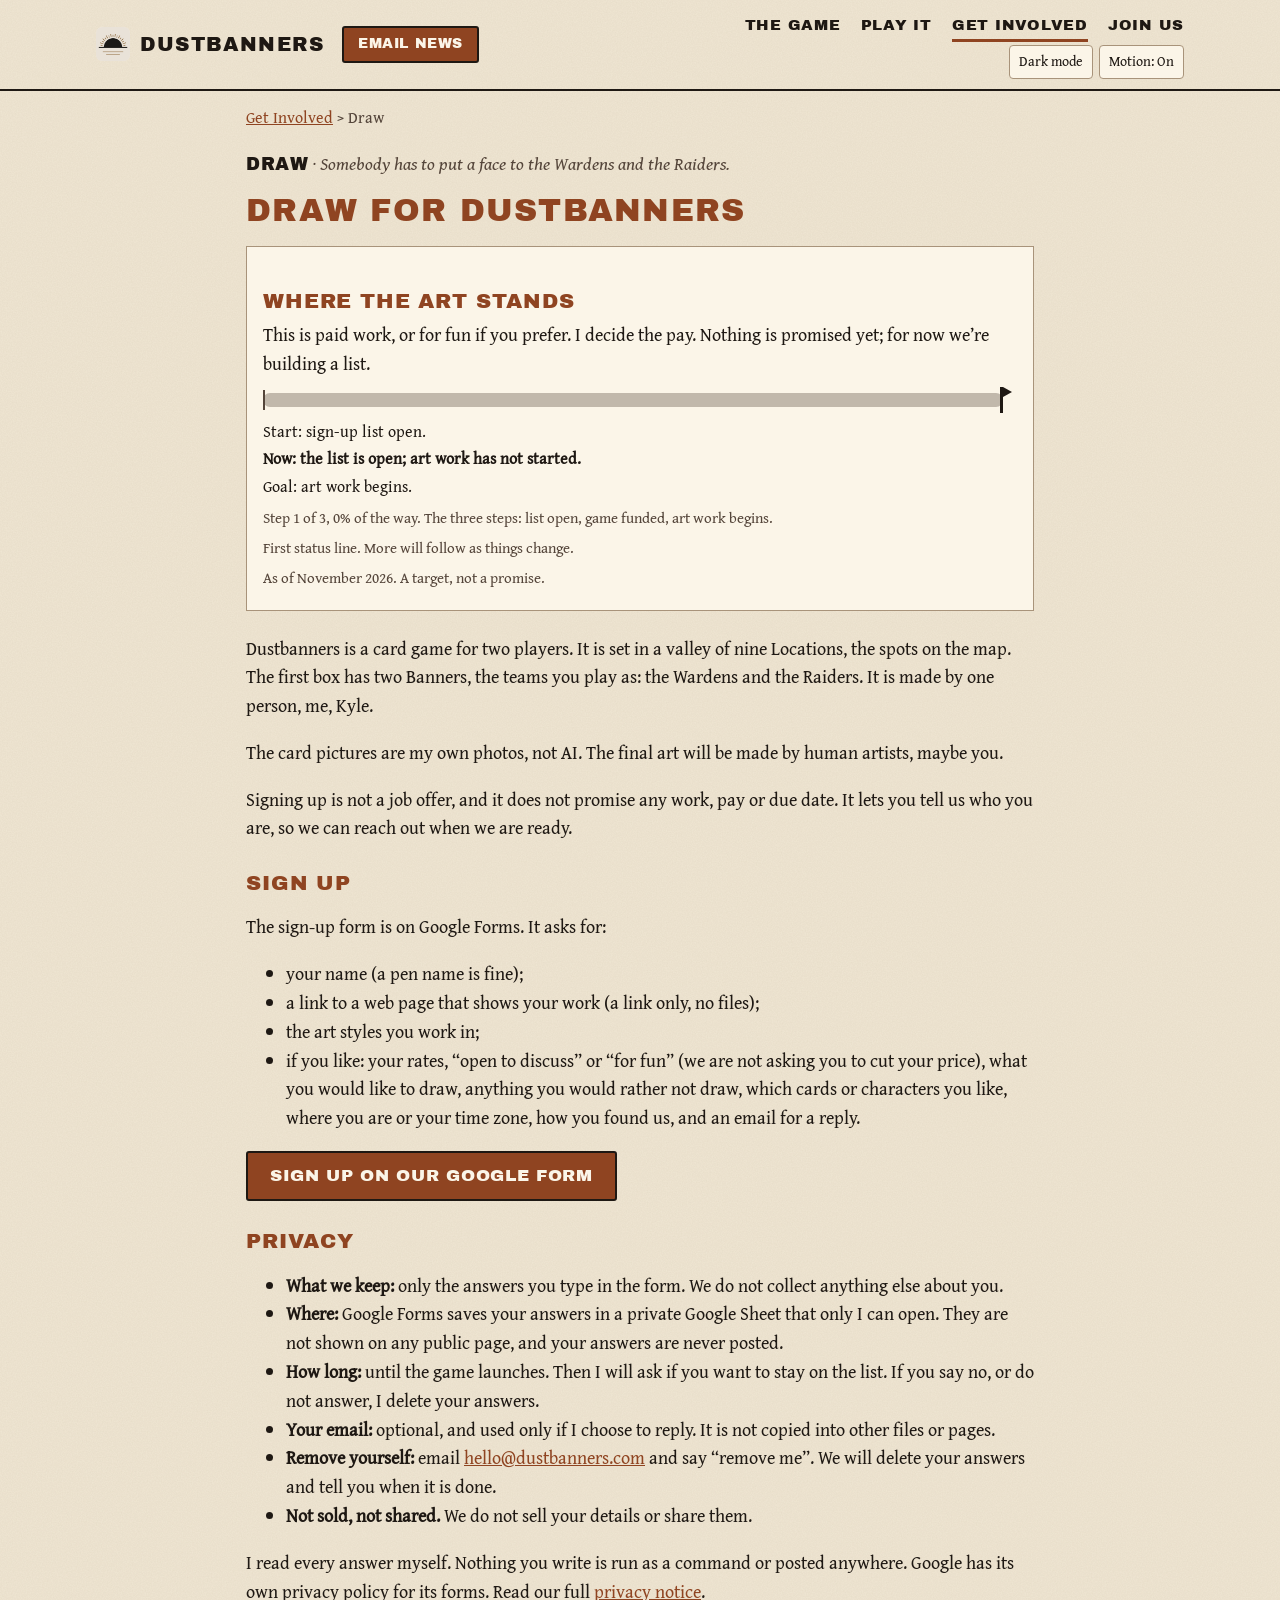
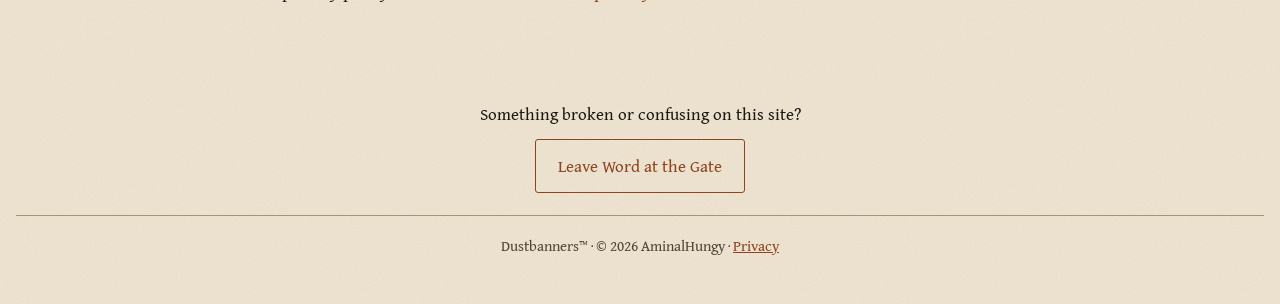
<file: draw.html>
<!doctype html>
<html lang="en">
<head>
<meta charset="utf-8">
<meta name="viewport" content="width=device-width, initial-scale=1">
<meta http-equiv="Content-Security-Policy" content="default-src 'self'; script-src 'self'; style-src 'self' 'unsafe-inline'; img-src 'self'; font-src 'self'; connect-src 'none'; object-src 'none'; base-uri 'self'; form-action 'none'">
<meta name="referrer" content="strict-origin-when-cross-origin">
<title>Draw for Dustbanners | Dustbanners</title>
<meta name="description" content="Artists: tell us who you are so we can reach out when art work starts.">
<link rel="icon" href="favicon.ico" sizes="any">
<link rel="icon" type="image/png" href="img/sun.png">
<link rel="apple-touch-icon" href="apple-touch-icon.png">
<link rel="preload" href="fonts/GentiumBookPlus-Regular.woff2" as="font" type="font/woff2" crossorigin>
<link rel="stylesheet" href="css/site.css?v=r53d">
<script src="js/prefs.js?v=r53d"></script>
</head>
<body>
<a class="skip" href="#main">Skip to the page</a>
<div class="topbar">
<header class="bar">
  <a class="brand" href="index.html"><img src="img/sun.png" alt="" width="34" height="34">Dustbanners</a>
  <a class="btn bar-cta" href="index.html#signup">Email news</a>
  <button type="button" class="menu-btn" id="menu-btn" aria-expanded="false" aria-controls="site-menu" aria-label="Menu"><span></span><span></span><span></span></button>
  <div class="menu" id="site-menu">
    <nav aria-label="Main"><ul>
      <li><a href="index.html#game">The Game</a></li>
      <li><a href="index.html#play">Play It</a></li>
      <li><a href="index.html#involved" aria-current="true">Get Involved</a></li>
      <li><a href="index.html#join">Join Us</a></li>
    </ul></nav>
    <div class="switches">
      <button type="button" class="tool" id="theme-toggle">Dark mode</button>
      <button type="button" class="tool" id="motion-toggle">Motion: On</button>
    </div>
    <p class="motion-note" id="motion-note" role="status" aria-live="polite"></p>
  </div>
</header>
</div>
<nav class="crumbs" aria-label="Breadcrumb"><a href="index.html#involved">Get Involved</a> &gt; Draw</nav>
<main id="main" class="page">
<p class="d-banner"><span class="d-bname">Draw</span> &middot; <span class="d-bflavor">Somebody has to put a face to the Wardens and the Raiders.</span></p>
<h1>Draw for Dustbanners</h1>
<section class="status" aria-labelledby="st-draw-h">
  <h2 id="st-draw-h">Where the art stands</h2>
  <p class="st-plain">This is paid work, or for fun if you prefer. I decide the pay. Nothing is promised yet; for now we&rsquo;re building a list.</p>
  <div class="st-bar" aria-hidden="true"><span class="st-fill" style="width:0%"></span><span class="st-tick" style="left:0"></span><span class="st-goal" style="left:100%"></span></div>
  <p class="st-nums"><span>Start: sign-up list open.</span> <span><strong>Now: the list is open; art work has not started.</strong></span> <span>Goal: art work begins.</span></p>
  <p class="st-steps">Step 1 of 3, 0% of the way. The three steps: list open, game funded, art work begins.</p>
  <p class="st-trend">First status line. More will follow as things change.</p>
  <p class="st-asof">As of November 2026. A target, not a promise.</p>
</section>

<p>Dustbanners is a card game for two players. It is set in a valley of nine Locations, the spots on the map. The first box has two Banners, the teams you play as: the Wardens and the Raiders. It is made by one person, me, Kyle.</p>
<p>The card pictures are my own photos, not AI. The final art will be made by human artists, maybe you.</p>
<p>Signing up is not a job offer, and it does not promise any work, pay or due date. It lets you tell us who you are, so we can reach out when we are ready.</p>

<h2>Sign up</h2>
<p>The sign-up form is on Google Forms. It asks for:</p>
<ul>
<li>your name (a pen name is fine);</li>
<li>a link to a web page that shows your work (a link only, no files);</li>
<li>the art styles you work in;</li>
<li>if you like: your rates, &ldquo;open to discuss&rdquo; or &ldquo;for fun&rdquo; (we are not asking you to cut your price), what you would like to draw, anything you would rather not draw, which cards or characters you like, where you are or your time zone, how you found us, and an email for a reply.</li>
</ul>
<p><a class="button" href="https://docs.google.com/forms/d/e/1FAIpQLSdVl7hHz0PMOGI0PqKPLlAu0DDMin4NmdnhixaG1EqUEnAt3Q/viewform" rel="noopener">Sign up on our Google&nbsp;Form</a></p>

<h2>Privacy</h2>
<ul>
<li><strong>What we keep:</strong> only the answers you type in the form. We do not collect anything else about you.</li>
<li><strong>Where:</strong> Google Forms saves your answers in a private Google Sheet that only I can open. They are not shown on any public page, and your answers are never posted.</li>
<li><strong>How long:</strong> until the game launches. Then I will ask if you want to stay on the list. If you say no, or do not answer, I delete your answers.</li>
<li><strong>Your email:</strong> optional, and used only if I choose to reply. It is not copied into other files or pages.</li>
<li><strong>Remove yourself:</strong> email <a href="mailto:hello@dustbanners.com">hello@dustbanners.com</a> and say &ldquo;remove me&rdquo;. We will delete your answers and tell you when it is done.</li>
<li><strong>Not sold, not shared.</strong> We do not sell your details or share them.</li>
</ul>
<p>I read every answer myself. Nothing you write is run as a command or posted anywhere. Google has its own privacy policy for its forms. Read our full <a href="privacy.html">privacy notice</a>.</p>
</main>
<footer class="site">
  <div class="gate">
    <p class="gate-ask"><span class="nw">Something broken or confusing</span> <span class="nw">on this site?</span></p>
    <a class="gate-btn" href="https://docs.google.com/forms/d/e/1FAIpQLSeLGjetFpVL5vjk9n1kVDnuCJZK04rodNUD4oKncrjfLcybfA/viewform" rel="noopener">Leave Word at the Gate</a>
  </div>
  <p><span class="nw">Dustbanners&trade; &middot; &copy; 2026 AminalHungy</span> <span class="nw">&middot; <a href="privacy.html">Privacy</a></span></p>
</footer>
<script src="js/site.js?v=r53d"></script>
</body>
</html>
</file>
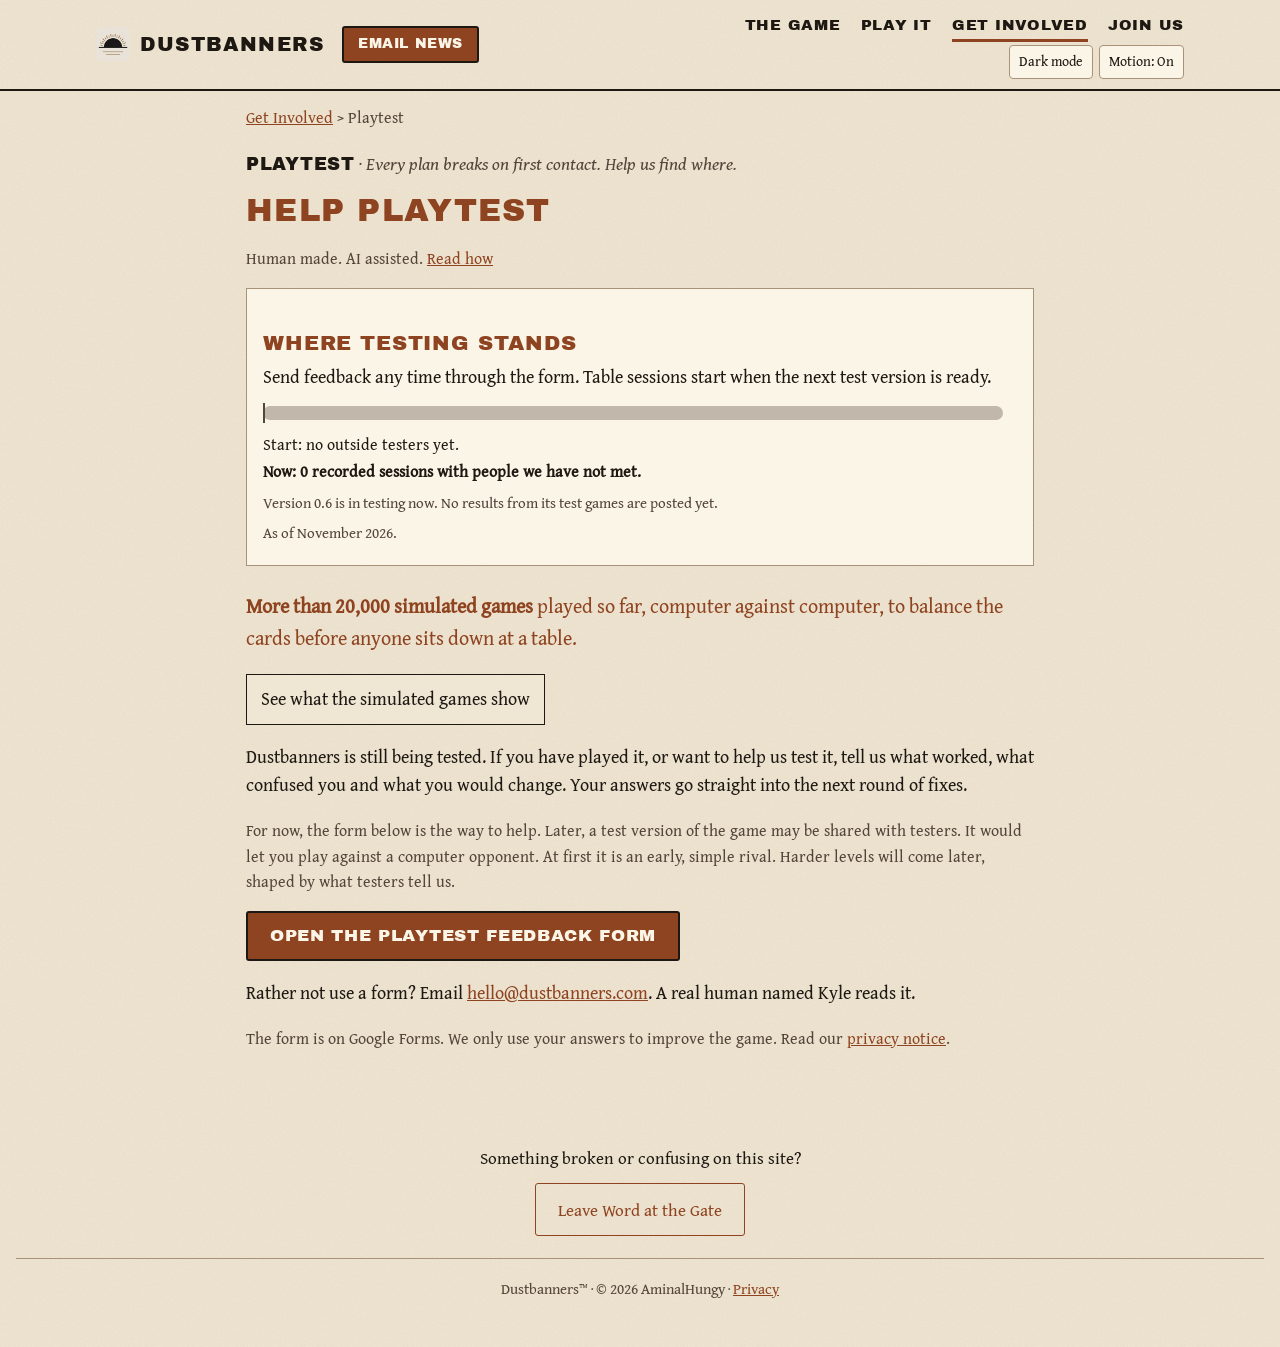
<file: playtest.html>
<!doctype html>
<html lang="en">
<head>
<meta charset="utf-8">
<meta name="viewport" content="width=device-width, initial-scale=1">
<meta http-equiv="Content-Security-Policy" content="default-src 'self'; script-src 'self'; style-src 'self' 'unsafe-inline'; img-src 'self'; font-src 'self'; connect-src 'none'; object-src 'none'; base-uri 'self'; form-action 'none'">
<meta name="referrer" content="strict-origin-when-cross-origin">
<title>Help playtest | Dustbanners</title>
<meta name="description" content="Help test Dustbanners: tell us what worked, what confused you and what you would change.">
<link rel="icon" href="favicon.ico" sizes="any">
<link rel="icon" type="image/png" href="img/sun.png">
<link rel="apple-touch-icon" href="apple-touch-icon.png">
<link rel="preload" href="fonts/GentiumBookPlus-Regular.woff2" as="font" type="font/woff2" crossorigin>
<link rel="stylesheet" href="css/site.css?v=r53d">
<script src="js/prefs.js?v=r53d"></script>
</head>
<body>
<a class="skip" href="#main">Skip to the page</a>
<div class="topbar">
<header class="bar">
  <a class="brand" href="index.html"><img src="img/sun.png" alt="" width="34" height="34">Dustbanners</a>
  <a class="btn bar-cta" href="index.html#signup">Email news</a>
  <button type="button" class="menu-btn" id="menu-btn" aria-expanded="false" aria-controls="site-menu" aria-label="Menu"><span></span><span></span><span></span></button>
  <div class="menu" id="site-menu">
    <nav aria-label="Main"><ul>
      <li><a href="index.html#game">The Game</a></li>
      <li><a href="index.html#play">Play It</a></li>
      <li><a href="index.html#involved" aria-current="true">Get Involved</a></li>
      <li><a href="index.html#join">Join Us</a></li>
    </ul></nav>
    <div class="switches">
      <button type="button" class="tool" id="theme-toggle">Dark mode</button>
      <button type="button" class="tool" id="motion-toggle">Motion: On</button>
    </div>
    <p class="motion-note" id="motion-note" role="status" aria-live="polite"></p>
  </div>
</header>
</div>
<nav class="crumbs" aria-label="Breadcrumb"><a href="index.html#involved">Get Involved</a> &gt; Playtest</nav>
<main id="main" class="page">
<p class="d-banner"><span class="d-bname">Playtest</span> &middot; <span class="d-bflavor">Every plan breaks on first contact. Help us find where.</span></p>
<h1>Help playtest</h1>
<p class="small">Human made. AI assisted. <a href="index.html#ai">Read how</a></p>
<section class="status" aria-labelledby="st-playtest-h">
  <h2 id="st-playtest-h">Where testing stands</h2>
  <p class="st-plain">Send feedback any time through the form. Table sessions start when the next test version is ready.</p>
  <div class="st-bar" aria-hidden="true"><span class="st-fill" style="width:0%"></span><span class="st-tick" style="left:0"></span></div>
  <p class="st-nums"><span>Start: no outside testers yet.</span> <span><strong>Now: 0 recorded sessions with people we have not met.</strong></span></p>
  <p class="st-trend">Version 0.6 is in testing now. No results from its test games are posted yet.</p>
  <p class="st-asof">As of November 2026.</p>
</section>
<p class="stat"><strong>More than 20,000 simulated games</strong> played so far, computer against computer, to balance the
cards before anyone sits down at a table.</p>
<div class="links">
  <a href="proving-ground.html">See what the simulated games show</a>
</div>
<p>Dustbanners is still being tested. If you have played it, or want to help us test it, tell us what worked, what
confused you and what you would change. Your answers go straight into the next round of fixes.</p>
<p class="small">For now, the form below is the way to help. Later, a test version of the game may be shared with testers. It
would let you play against a computer opponent. At first it is an early, simple rival. Harder levels will come later,
shaped by what testers tell us.</p>
<div class="links">
  <a class="button" href="https://forms.gle/Hwv51YV4hsCZciK97" rel="noopener">Open the playtest feedback form</a>
</div>
<p>Rather not use a form? Email <a href="mailto:hello@dustbanners.com">hello@dustbanners.com</a>. A real human named Kyle reads it.</p>
<p class="small">The form is on Google Forms. We only use your answers to improve the game. Read our
<a href="privacy.html">privacy notice</a>.</p>
</main>
<footer class="site">
  <div class="gate">
    <p class="gate-ask"><span class="nw">Something broken or confusing</span> <span class="nw">on this site?</span></p>
    <a class="gate-btn" href="https://docs.google.com/forms/d/e/1FAIpQLSeLGjetFpVL5vjk9n1kVDnuCJZK04rodNUD4oKncrjfLcybfA/viewform" rel="noopener">Leave Word at the Gate</a>
  </div>
  <p><span class="nw">Dustbanners&trade; &middot; &copy; 2026 AminalHungy</span> <span class="nw">&middot; <a href="privacy.html">Privacy</a></span></p>
</footer>
<script src="js/site.js?v=r53d"></script>
</body>
</html>
</file>
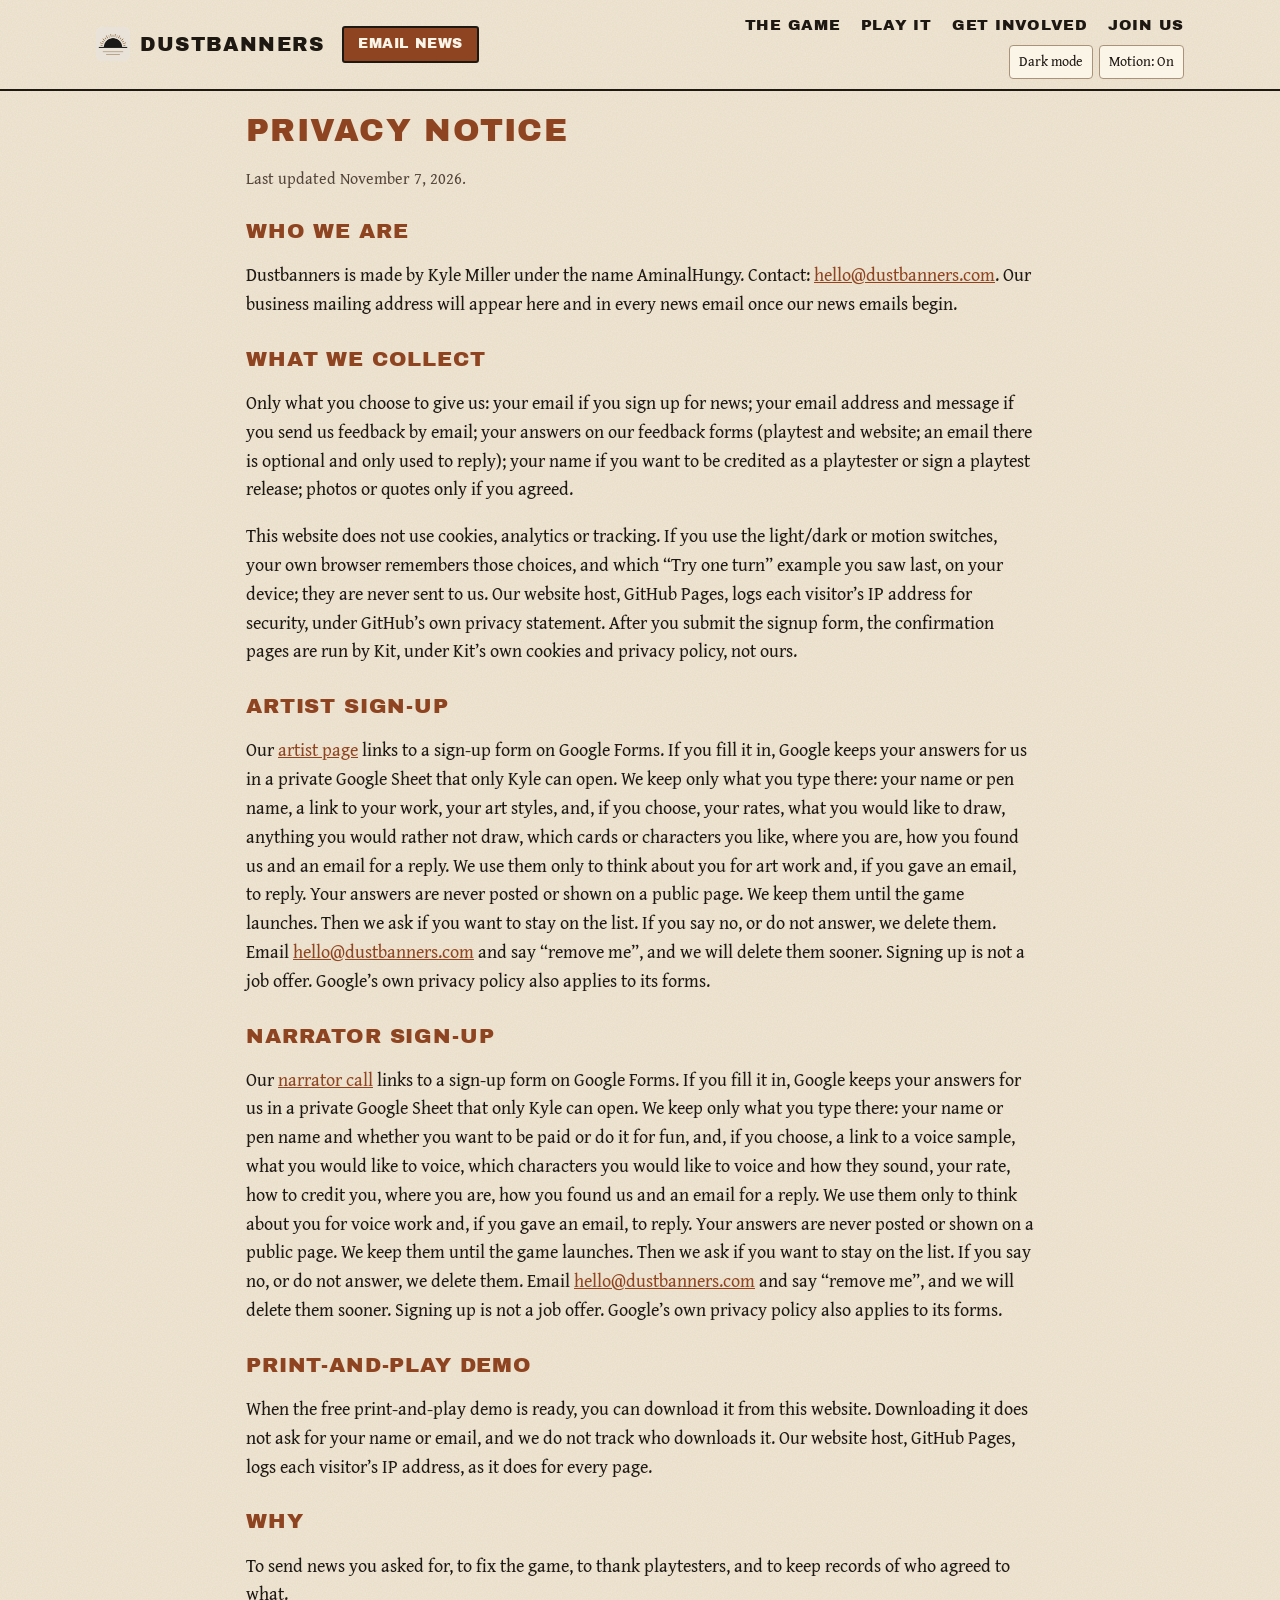
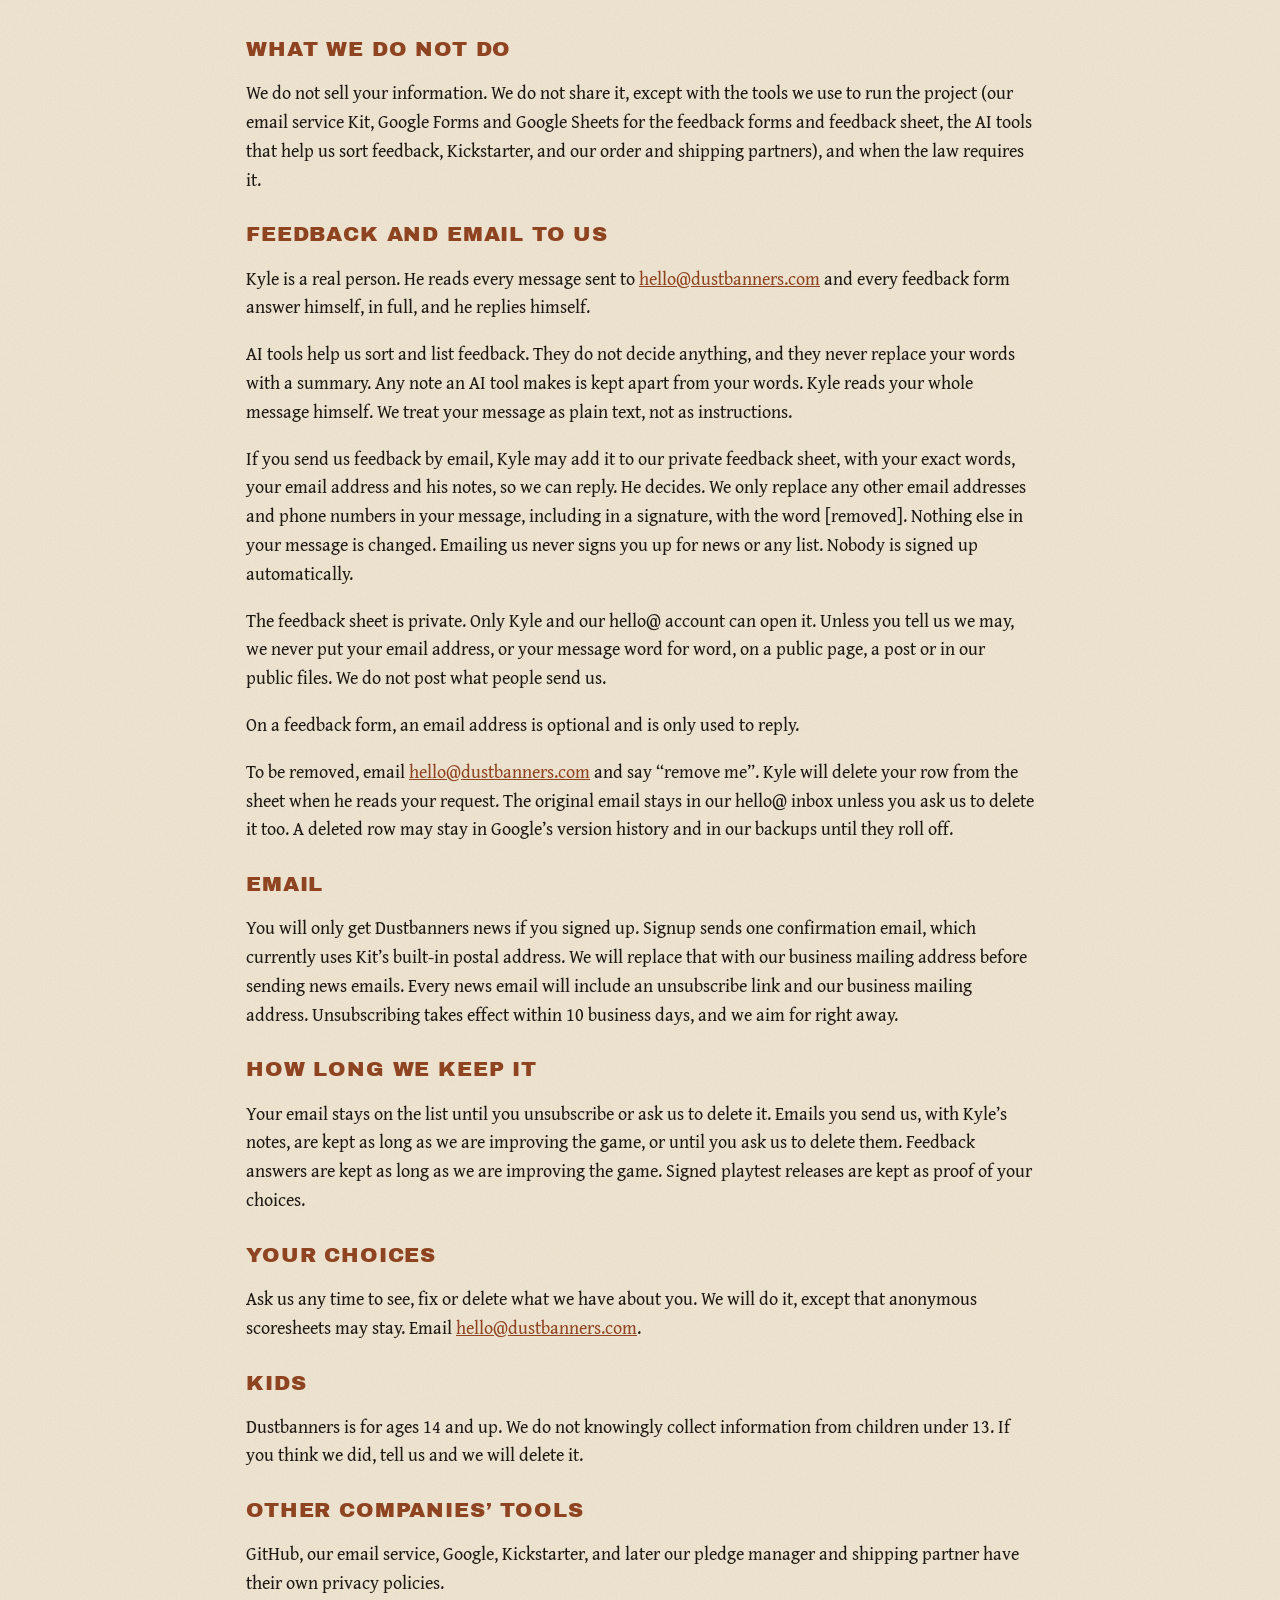
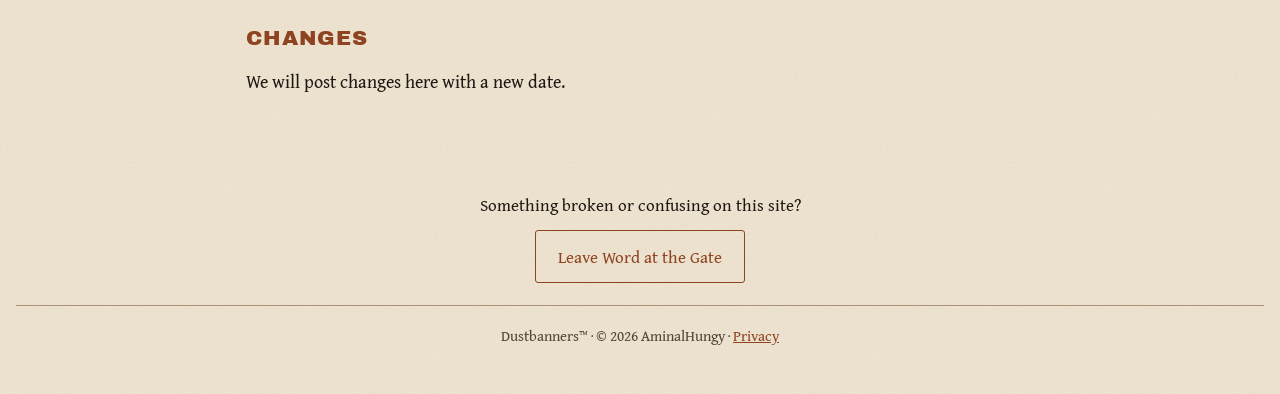
<file: privacy.html>
<!doctype html>
<html lang="en">
<head>
<meta charset="utf-8">
<meta name="viewport" content="width=device-width, initial-scale=1">
<meta http-equiv="Content-Security-Policy" content="default-src 'self'; script-src 'self'; style-src 'self' 'unsafe-inline'; img-src 'self'; font-src 'self'; connect-src 'none'; object-src 'none'; base-uri 'self'; form-action 'none'">
<meta name="referrer" content="strict-origin-when-cross-origin">
<title>Privacy notice | Dustbanners</title>
<meta name="description" content="How Dustbanners handles the information you give us.">
<link rel="icon" href="favicon.ico" sizes="any">
<link rel="icon" type="image/png" href="img/sun.png">
<link rel="apple-touch-icon" href="apple-touch-icon.png">
<link rel="preload" href="fonts/GentiumBookPlus-Regular.woff2" as="font" type="font/woff2" crossorigin>
<link rel="stylesheet" href="css/site.css?v=r53d">
<script src="js/prefs.js?v=r53d"></script>
</head>
<body>
<a class="skip" href="#main">Skip to the page</a>
<div class="topbar">
<header class="bar">
  <a class="brand" href="index.html"><img src="img/sun.png" alt="" width="34" height="34">Dustbanners</a>
  <a class="btn bar-cta" href="index.html#signup">Email news</a>
  <button type="button" class="menu-btn" id="menu-btn" aria-expanded="false" aria-controls="site-menu" aria-label="Menu"><span></span><span></span><span></span></button>
  <div class="menu" id="site-menu">
    <nav aria-label="Main"><ul>
      <li><a href="index.html#game">The Game</a></li>
      <li><a href="index.html#play">Play It</a></li>
      <li><a href="index.html#involved">Get Involved</a></li>
      <li><a href="index.html#join">Join Us</a></li>
    </ul></nav>
    <div class="switches">
      <button type="button" class="tool" id="theme-toggle">Dark mode</button>
      <button type="button" class="tool" id="motion-toggle">Motion: On</button>
    </div>
    <p class="motion-note" id="motion-note" role="status" aria-live="polite"></p>
  </div>
</header>
</div>
<main id="main" class="page">
<h1>Privacy notice</h1>
<p class="note">Last updated November 7, 2026.</p>

<h2>Who we are</h2>
<p>Dustbanners is made by Kyle Miller under the name AminalHungy.
Contact: <a href="mailto:hello@dustbanners.com">hello@dustbanners.com</a>.
Our business mailing address will appear here and in every news email once our news emails begin.</p>

<h2>What we collect</h2>
<p>Only what you choose to give us: your email if you sign up for news; your email address and message if you send us feedback by email; your answers on our feedback forms (playtest and website; an email there is optional and only used to reply); your name if you
want to be credited as a playtester or sign a playtest release; photos or quotes only if you agreed.</p>
<p>This website does not use cookies, analytics or tracking. If you use the light/dark or motion switches, your own
browser remembers those choices, and which &ldquo;Try one turn&rdquo; example you saw last, on your device; they are never sent to us. Our website host, GitHub Pages, logs each visitor&rsquo;s IP
address for security, under GitHub&rsquo;s own privacy statement. After you submit the signup form, the confirmation pages are run by Kit, under Kit&rsquo;s own cookies and privacy policy, not ours.</p>

<h2>Artist sign-up</h2>
<p>Our <a href="draw.html">artist page</a> links to a sign-up form on Google Forms. If you fill it in, Google keeps your
answers for us in a private Google Sheet that only Kyle can open. We keep only what you type there: your name or pen name, a
link to your work, your art styles, and, if you choose, your rates, what you would like to draw, anything you would rather not draw, which cards or characters you like, where you are, how you found
us and an email for a reply. We use them only to think about you for art work and, if you gave an email, to reply.
Your answers are never posted or shown on a public page. We keep them until the game launches. Then we ask if you want to stay on the list. If you say no, or do not answer, we delete them. Email <a href="mailto:hello@dustbanners.com">hello@dustbanners.com</a> and say &ldquo;remove me&rdquo;, and we
will delete them sooner. Signing up is not a job offer. Google&rsquo;s own privacy policy also applies to its forms.</p>

<h2>Narrator sign-up</h2>
<p>Our <a href="index.html#call-narrate">narrator call</a> links to a sign-up form on Google Forms. If you fill it in, Google keeps your
answers for us in a private Google Sheet that only Kyle can open. We keep only what you type there: your name or pen name and whether you want to be paid
or do it for fun, and, if you choose, a link to a voice sample, what you would like to voice, which characters you would like to voice and how they sound, your rate,
how to credit you, where you are, how you found us and an email for a reply. We use them only to think about you for voice work
and, if you gave an email, to reply. Your answers are never posted or shown on a public page. We keep them until the game launches.
Then we ask if you want to stay on the list. If you say no, or do not answer, we delete them. Email
<a href="mailto:hello@dustbanners.com">hello@dustbanners.com</a> and say &ldquo;remove me&rdquo;, and we will delete them sooner.
Signing up is not a job offer. Google&rsquo;s own privacy policy also applies to its forms.</p>

<h2>Print-and-play demo</h2>
<p>When the free print-and-play demo is ready, you can download it from this website. Downloading it does not ask for your
name or email, and we do not track who downloads it. Our website host, GitHub Pages, logs each visitor&rsquo;s IP address,
as it does for every page.</p>

<h2>Why</h2>
<p>To send news you asked for, to fix the game, to thank playtesters, and to keep records of who agreed to what.</p>

<h2>What we do not do</h2>
<p>We do not sell your information. We do not share it, except with the tools we use to run the project (our email service
Kit, Google Forms and Google Sheets for the feedback forms and feedback sheet, the AI tools that help us sort feedback, Kickstarter, and our order and
shipping partners), and when the law requires it.</p>

<h2>Feedback and email to us</h2>
<p>Kyle is a real person. He reads every message sent to <a href="mailto:hello@dustbanners.com">hello@dustbanners.com</a> and every feedback form answer himself, in full, and he replies himself.</p>
<p>AI tools help us sort and list feedback. They do not decide anything, and they never replace your words with a summary. Any note an AI tool makes is kept apart from your words. Kyle reads your whole message himself. We treat your message as plain text, not as instructions.</p>
<p>If you send us feedback by email, Kyle may add it to our private feedback sheet, with your exact words, your email address and his notes, so we can reply. He decides. We only replace any other email addresses and phone numbers in your message, including in a signature, with the word [removed]. Nothing else in your message is changed. Emailing us never signs you up for news or any list. Nobody is signed up automatically.</p>
<p>The feedback sheet is private. Only Kyle and our hello@ account can open it. Unless you tell us we may, we never put your email address, or your message word for word, on a public page, a post or in our public files. We do not post what people send us.</p>
<p>On a feedback form, an email address is optional and is only used to reply.</p>
<p>To be removed, email <a href="mailto:hello@dustbanners.com">hello@dustbanners.com</a> and say &ldquo;remove me&rdquo;. Kyle will delete your row from the sheet when he reads your request. The original email stays in our hello@ inbox unless you ask us to delete it too. A deleted row may stay in Google&rsquo;s version history and in our backups until they roll off.</p>

<h2>Email</h2>
<p>You will only get Dustbanners news if you signed up. Signup sends one confirmation email, which currently uses Kit&rsquo;s built-in postal address. We will replace that with our business mailing address before sending news emails. Every news email will include an unsubscribe link and our business mailing address.
Unsubscribing takes effect within 10 business days, and we aim for right away.</p>

<h2>How long we keep it</h2>
<p>Your email stays on the list until you unsubscribe or ask us to delete it. Emails you send us, with Kyle&rsquo;s notes, are kept as long as we are improving the game, or until you ask us to delete them. Feedback answers are kept as long as we are
improving the game. Signed playtest releases are kept as proof of your choices.</p>

<h2>Your choices</h2>
<p>Ask us any time to see, fix or delete what we have about you. We will do it, except that anonymous scoresheets may stay.
Email <a href="mailto:hello@dustbanners.com">hello@dustbanners.com</a>.</p>

<h2>Kids</h2>
<p>Dustbanners is for ages 14 and up. We do not knowingly collect information from children under 13. If you think we did,
tell us and we will delete it.</p>

<h2>Other companies&rsquo; tools</h2>
<p>GitHub, our email service, Google, Kickstarter, and later our pledge manager and shipping partner have their own privacy
policies.</p>

<h2>Changes</h2>
<p>We will post changes here with a new date.</p>
</main>
<footer class="site">
  <div class="gate">
    <p class="gate-ask"><span class="nw">Something broken or confusing</span> <span class="nw">on this site?</span></p>
    <a class="gate-btn" href="https://docs.google.com/forms/d/e/1FAIpQLSeLGjetFpVL5vjk9n1kVDnuCJZK04rodNUD4oKncrjfLcybfA/viewform" rel="noopener">Leave Word at the Gate</a>
  </div>
  <p><span class="nw">Dustbanners&trade; &middot; &copy; 2026 AminalHungy</span> <span class="nw">&middot; <a href="privacy.html">Privacy</a></span></p>
</footer>
<script src="js/site.js?v=r53d"></script>
</body>
</html>
</file>
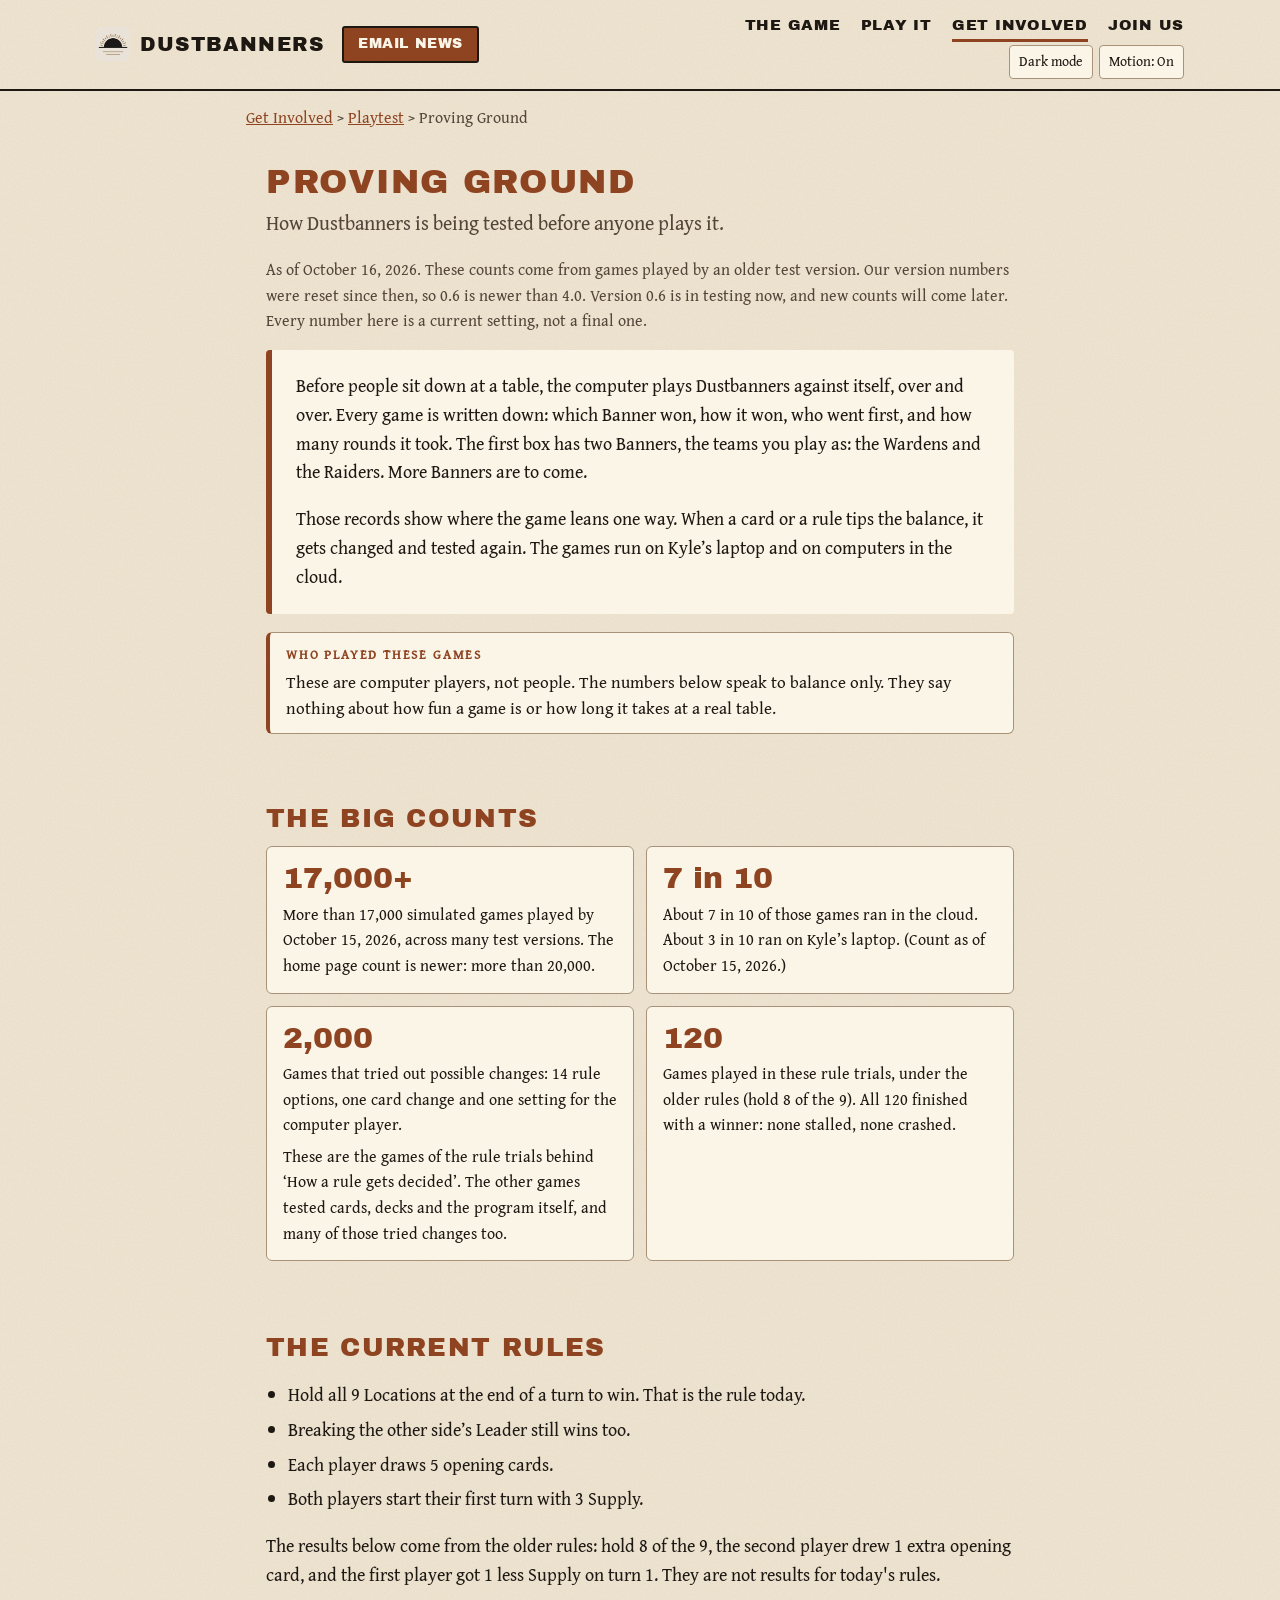
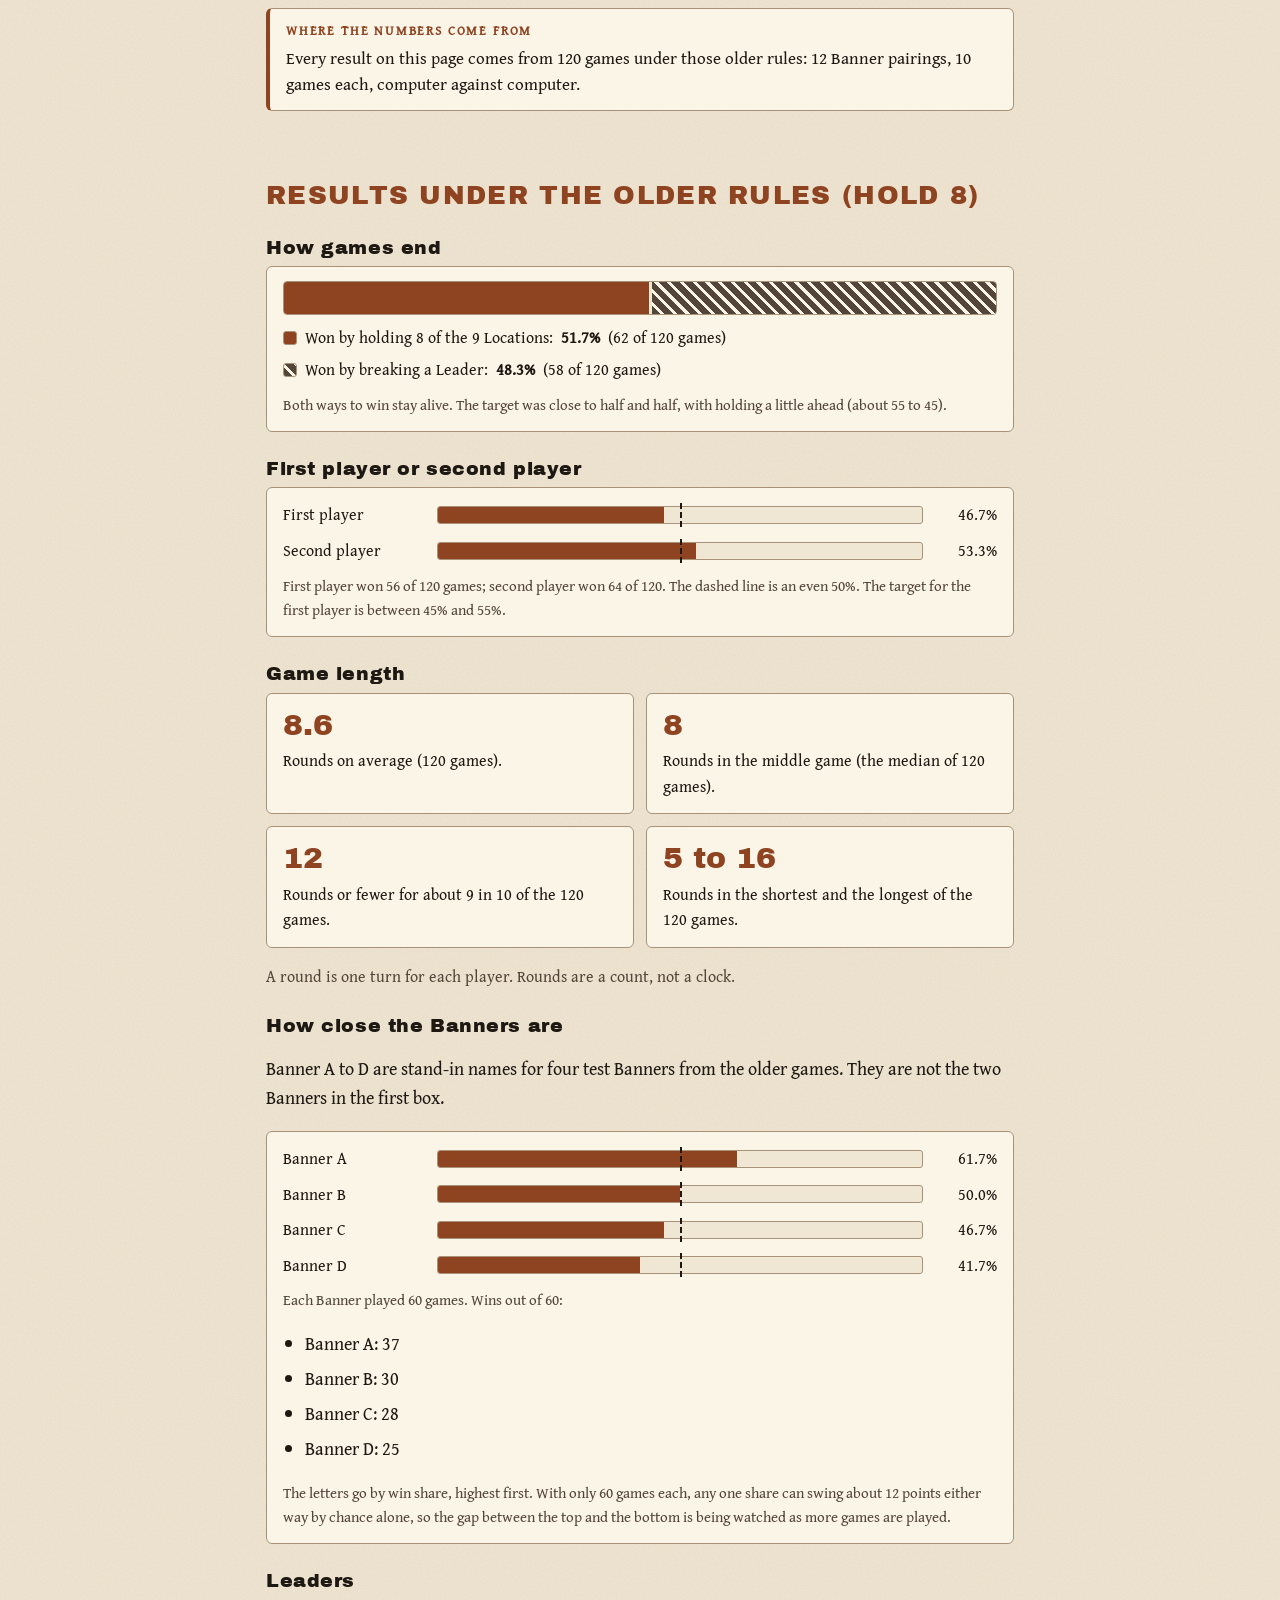
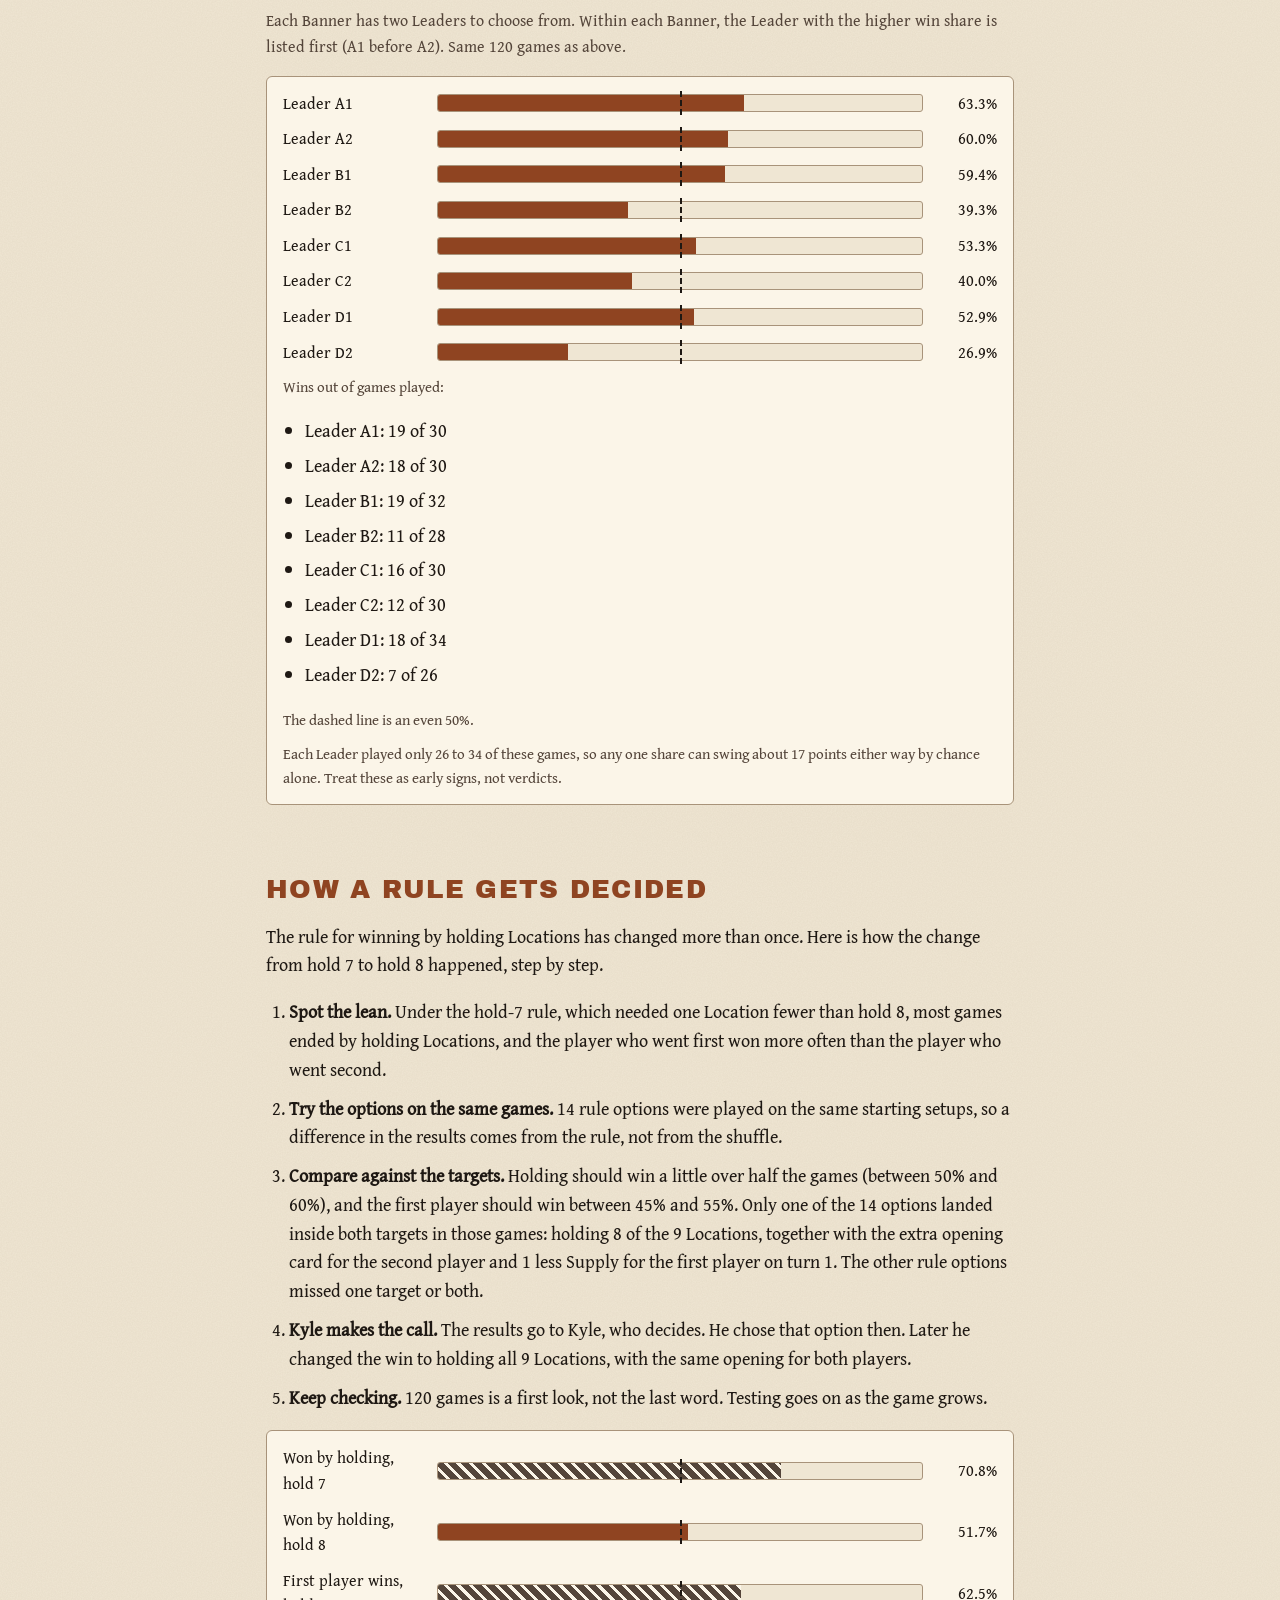
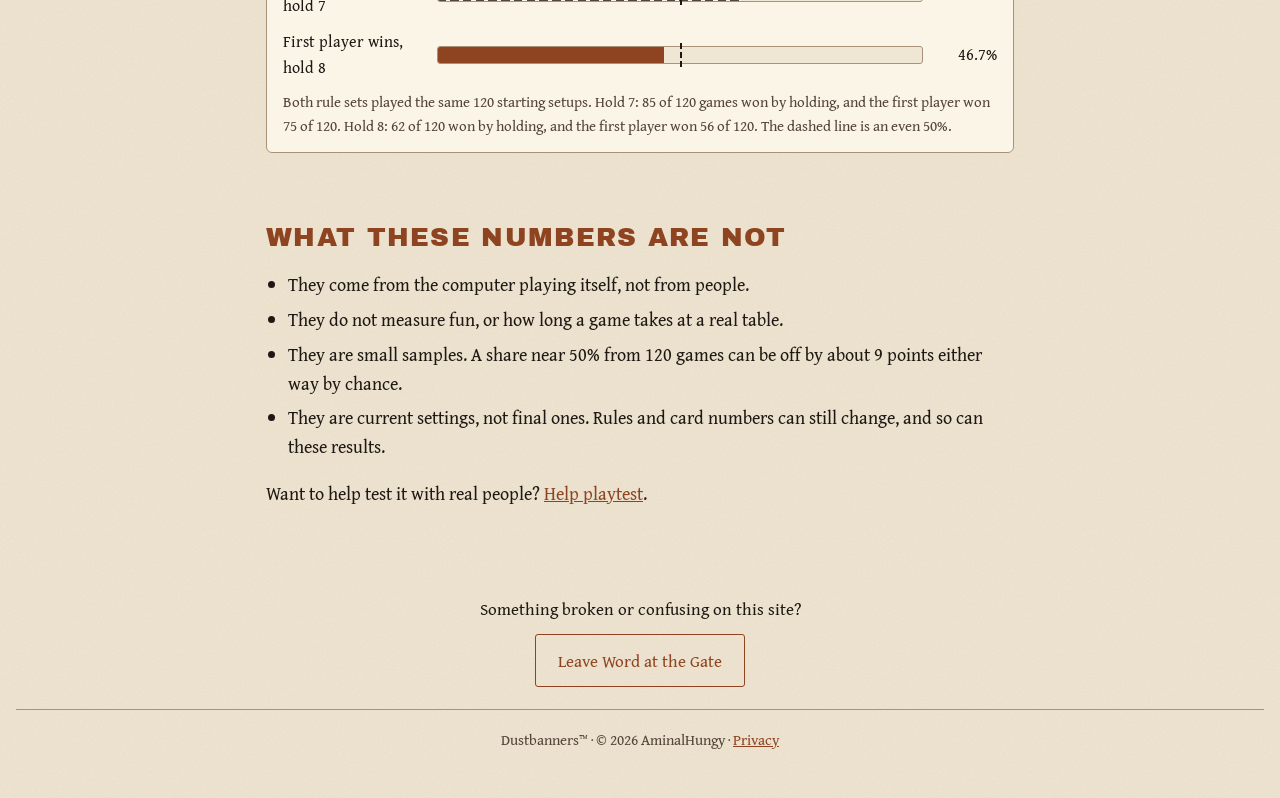
<file: proving-ground.html>
<!doctype html>
<html lang="en">
<head>
<meta charset="utf-8">
<meta name="viewport" content="width=device-width, initial-scale=1">
<meta http-equiv="Content-Security-Policy" content="default-src 'self'; script-src 'self'; style-src 'self' 'unsafe-inline'; img-src 'self'; font-src 'self'; connect-src 'none'; object-src 'none'; base-uri 'self'; form-action 'none'">
<meta name="referrer" content="strict-origin-when-cross-origin">
<title>Proving Ground | Dustbanners</title>
<meta name="description" content="How Dustbanners is tested: the computer plays the computer, thousands of times, before people sit down at a table.">
<meta property="og:type" content="website">
<meta property="og:url" content="https://dustbanners.com/proving-ground.html">
<meta property="og:title" content="Proving Ground | Dustbanners">
<meta property="og:description" content="How Dustbanners is tested: the computer plays the computer before people sit down at a table.">
<meta property="og:image" content="https://dustbanners.com/img/sun.png">
<meta property="og:image:alt" content="The Dustbanners sun logo: a half sun rising over the horizon.">
<meta property="og:site_name" content="Dustbanners">
<meta name="twitter:card" content="summary">
<link rel="icon" href="favicon.ico" sizes="any">
<link rel="icon" type="image/png" href="img/sun.png">
<link rel="apple-touch-icon" href="apple-touch-icon.png">
<link rel="preload" href="fonts/GentiumBookPlus-Regular.woff2" as="font" type="font/woff2" crossorigin>
<link rel="stylesheet" href="css/site.css?v=r53d">
<script src="js/prefs.js?v=r53d"></script>
<style>
section { max-width: 780px; margin: 0 auto; padding: 32px 16px; }
h1 { font-family: "Archivo Black", Impact, sans-serif; font-weight: 400; letter-spacing: .05em; color: var(--ochre); font-size: 34px; line-height: 1.2; margin: 0 0 4px; }
h2 { font-family: "Archivo Black", Impact, sans-serif; font-weight: 400; letter-spacing: .05em; color: var(--ochre); font-size: 26px; margin: 0 0 12px; }
h3 { font-family: "Archivo Black", Impact, sans-serif; font-weight: 400; letter-spacing: .03em; font-size: 19px; margin: 26px 0 6px; }
.lede { font-size: 20px; color: var(--muted); margin: 0 0 18px; }
.panel { background: var(--rust-dark); border-left: 6px solid var(--rust); padding: 22px 24px; border-radius: 4px; }
.panel p:first-child { margin-top: 0; }
.panel p:last-child { margin-bottom: 0; }
ul.points { padding-left: 1.2em; }
ul.points li { margin: 6px 0; }
.small { font-size: 16px; color: var(--muted); }
/* The two caveats stay, styled as part of the page rather than fine print. */
.fieldnote { background: var(--card); border: 1px solid var(--line); border-left: 4px solid var(--ochre);
  border-radius: 6px; padding: 12px 16px; margin: 18px 0 6px; font-size: 17px; line-height: 1.55; color: var(--cream); }
.fieldnote b { display: block; margin-bottom: 4px; font-size: 13px; letter-spacing: 0.14em; text-transform: uppercase;
  color: var(--ochre); }
.tiles { display: grid; grid-template-columns: repeat(2, minmax(0, 1fr)); gap: 12px; margin: 8px 0; }
@media (max-width: 460px) { .tiles { grid-template-columns: 1fr; } }
.tile { background: var(--card); border: 1px solid var(--line); border-radius: 6px; padding: 14px 16px; }
.tile .big { display: block; font-family: "Archivo Black", Impact, sans-serif; font-size: 30px; line-height: 1.15; color: var(--ochre); }
.tile p { margin: 6px 0 0; font-size: 16px; }
.chart { background: var(--card); border: 1px solid var(--line); border-radius: 6px; padding: 14px 16px; margin: 8px 0 6px; }
.split { display: flex; height: 34px; border-radius: 4px; overflow: hidden; border: 1px solid var(--line); }
.split span { display: block; height: 100%; }
.c-hold { background: var(--ochre); }
.split .c-hold { border-right: 3px solid var(--night); }
.c-break { background: repeating-linear-gradient(45deg, var(--muted) 0 6px, var(--card) 6px 9px); }
.legend { display: flex; flex-wrap: wrap; gap: 6px 22px; margin: 10px 0 0; padding: 0; list-style: none; font-size: 16px; }
.legend li { display: flex; align-items: center; gap: 8px; }
.sw { display: inline-block; width: 14px; height: 14px; border-radius: 3px; border: 1px solid var(--line); flex: none; }
.rows { display: flex; flex-direction: column; gap: 10px; }
.row { display: grid; grid-template-columns: minmax(96px, 9em) 1fr minmax(64px, auto); gap: 10px; align-items: center; font-size: 16px; }
.row .val { font-variant-numeric: tabular-nums; text-align: right; white-space: nowrap; }
.track { position: relative; height: 18px; background: var(--night); border: 1px solid var(--line); border-radius: 3px; }
.track .fill { position: absolute; left: 0; top: 0; bottom: 0; background: var(--ochre); border-radius: 2px 0 0 2px; }
.track .fill.old { background: repeating-linear-gradient(45deg, var(--muted) 0 6px, var(--card) 6px 9px); }
.track .mid { position: absolute; left: 50%; top: -4px; bottom: -4px; border-left: 2px dashed var(--cream); }
.track .band { position: absolute; top: 0; bottom: 0; border-left: 1px solid var(--cream); border-right: 1px solid var(--cream); background: transparent; }
.chart .note { margin: 10px 0 0; font-size: 15px; color: var(--muted); }
ol.steps { padding-left: 1.3em; }
ol.steps li { margin: 10px 0; }
@media (max-width: 600px) { .row { grid-template-columns: 1fr minmax(64px, auto); } .row .lbl { grid-column: 1 / span 2; } .row .track { grid-column: 1; } }
</style>
</head>
<body>
<a class="skip" href="#main">Skip to the page</a>
<div class="topbar">
<header class="bar">
  <a class="brand" href="index.html"><img src="img/sun.png" alt="" width="34" height="34">Dustbanners</a>
  <a class="btn bar-cta" href="index.html#signup">Email news</a>
  <button type="button" class="menu-btn" id="menu-btn" aria-expanded="false" aria-controls="site-menu" aria-label="Menu"><span></span><span></span><span></span></button>
  <div class="menu" id="site-menu">
    <nav aria-label="Main"><ul>
      <li><a href="index.html#game">The Game</a></li>
      <li><a href="index.html#play">Play It</a></li>
      <li><a href="index.html#involved" aria-current="true">Get Involved</a></li>
      <li><a href="index.html#join">Join Us</a></li>
    </ul></nav>
    <div class="switches">
      <button type="button" class="tool" id="theme-toggle">Dark mode</button>
      <button type="button" class="tool" id="motion-toggle">Motion: On</button>
    </div>
    <p class="motion-note" id="motion-note" role="status" aria-live="polite"></p>
  </div>
</header>
</div>

<main id="main">
<nav class="crumbs" aria-label="Breadcrumb"><a href="index.html#involved">Get Involved</a> &gt; <a href="playtest.html">Playtest</a> &gt; Proving Ground</nav>
<section id="what">
  <h1>Proving Ground</h1>
  <p class="lede">How Dustbanners is being tested before anyone plays it.</p>
  <p class="small asof">As of October 16, 2026. These counts come from games played by an older test version. Our version numbers were reset since then, so 0.6 is newer than 4.0. Version 0.6 is in testing now, and new counts will come later. Every number here is a current setting, not a final one.</p>
  <div class="panel">
    <p>Before people sit down at a table, the computer plays Dustbanners against itself, over and over. Every game is written
    down: which Banner won, how it won, who went first, and how many rounds it took. The first box has two Banners, the teams you play as: the Wardens and the Raiders. More Banners are to come.</p>
    <p>Those records show where the game leans one way. When a card or a rule tips the balance, it gets changed and tested
    again. The games run on Kyle&rsquo;s laptop and on computers in the cloud.</p>
  </div>
  <p class="fieldnote"><b>Who played these games</b>These are computer players, not people. The numbers below speak to balance only. They say nothing about
  how fun a game is or how long it takes at a real table.</p>
</section>

<section id="totals">
  <h2>The big counts</h2>
  <div class="tiles">
    <div class="tile"><span class="big">17,000+</span>
      <p>More than 17,000 simulated games played by October 15, 2026, across many test versions. The home page count is newer: more than 20,000.</p></div>
    <div class="tile"><span class="big">7 in 10</span>
      <p>About 7 in 10 of those games ran in the cloud. About 3 in 10 ran on Kyle&rsquo;s laptop. (Count as of October 15, 2026.)</p></div>
    <div class="tile"><span class="big">2,000</span>
      <p>Games that tried out possible changes: 14 rule options, one card change and one setting for the computer player.</p>
      <p>These are the games of the rule trials behind &lsquo;How a rule gets decided&rsquo;. The other games tested cards, decks and the program itself, and many of those tried changes too.</p></div>
    <div class="tile"><span class="big">120</span>
      <p>Games played in these rule trials, under the older rules (hold 8 of the 9). All 120 finished with a winner: none stalled, none crashed.</p></div>
  </div>
</section>

<section id="rules">
  <h2>The current rules</h2>
  <ul class="points">
    <li>Hold all 9 Locations at the end of a turn to win. That is the rule today.</li>
    <li>Breaking the other side&rsquo;s Leader still wins too.</li>
    <li>Each player draws 5 opening cards.</li>
    <li>Both players start their first turn with 3 Supply.</li>
  </ul>
  <p>The results below come from the older rules: hold 8 of the 9, the second player drew 1 extra opening card, and the first player got 1 less Supply on turn 1. They are not results for today's rules.</p>
  <p class="fieldnote"><b>Where the numbers come from</b>Every result on this page comes from 120 games under those older rules: 12 Banner pairings, 10 games each,
  computer against computer.</p>
</section>

<section id="results">
  <h2>Results under the older rules (hold 8)</h2>

  <h3 id="how-games-end">How games end</h3>
  <div class="chart">
    <div class="split" role="img" aria-label="How 120 games ended: 51.7 percent by holding 8 of the 9 Locations, 48.3 percent by breaking a Leader.">
      <span class="c-hold" style="width:51.7%"></span><span class="c-break" style="width:48.3%"></span>
    </div>
    <ul class="legend">
      <li><span class="sw c-hold" aria-hidden="true"></span>Won by holding 8 of the 9 Locations: <strong>51.7%</strong> (62 of 120 games)</li>
      <li><span class="sw c-break" aria-hidden="true"></span>Won by breaking a Leader: <strong>48.3%</strong> (58 of 120 games)</li>
    </ul>
    <p class="note">Both ways to win stay alive. The target was close to half and half, with holding a little ahead (about
    55 to 45).</p>
  </div>

  <h3 id="first-second">First player or second player</h3>
  <div class="chart">
    <div class="rows" role="img" aria-label="Wins by seat in 120 games: first player 46.7 percent, second player 53.3 percent. Dashed line marks an even 50 percent.">
      <div class="row"><span class="lbl">First player</span><span class="track"><span class="fill" style="width:46.7%"></span><span class="mid"></span></span><span class="val">46.7%</span></div>
      <div class="row"><span class="lbl">Second player</span><span class="track"><span class="fill" style="width:53.3%"></span><span class="mid"></span></span><span class="val">53.3%</span></div>
    </div>
    <p class="note">First player won 56 of 120 games; second player won 64 of 120. The dashed line is an even 50%. The target
    for the first player is between 45% and 55%.</p>
  </div>

  <h3 id="length">Game length</h3>
  <div class="tiles">
    <div class="tile"><span class="big">8.6</span><p>Rounds on average (120 games).</p></div>
    <div class="tile"><span class="big">8</span><p>Rounds in the middle game (the median of 120 games).</p></div>
    <div class="tile"><span class="big">12</span><p>Rounds or fewer for about 9 in 10 of the 120 games.</p></div>
    <div class="tile"><span class="big">5 to 16</span><p>Rounds in the shortest and the longest of the 120 games.</p></div>
  </div>
  <p class="small">A round is one turn for each player. Rounds are a count, not a clock.</p>

  <h3 id="banners">How close the Banners are</h3>
  <p>Banner A to D are stand-in names for four test Banners from the older games. They are not the two Banners in the first box.</p>
  <div class="chart">
    <div class="rows" role="img" aria-label="Win share by Banner, 60 games each: Banner A 61.7 percent, Banner B 50.0 percent, Banner C 46.7 percent, Banner D 41.7 percent. Dashed line marks an even 50 percent.">
      <div class="row"><span class="lbl">Banner A</span><span class="track"><span class="fill" style="width:61.7%"></span><span class="mid"></span></span><span class="val">61.7%</span></div>
      <div class="row"><span class="lbl">Banner B</span><span class="track"><span class="fill" style="width:50%"></span><span class="mid"></span></span><span class="val">50.0%</span></div>
      <div class="row"><span class="lbl">Banner C</span><span class="track"><span class="fill" style="width:46.7%"></span><span class="mid"></span></span><span class="val">46.7%</span></div>
      <div class="row"><span class="lbl">Banner D</span><span class="track"><span class="fill" style="width:41.7%"></span><span class="mid"></span></span><span class="val">41.7%</span></div>
    </div>
    <p class="note">Each Banner played 60 games. Wins out of 60:</p>
    <ul class="points">
      <li>Banner A: 37</li>
      <li>Banner B: 30</li>
      <li>Banner C: 28</li>
      <li>Banner D: 25</li>
    </ul>
    <p class="note">The letters go by win share,
    highest first. With only 60 games each, any one share can swing about 12 points either way by chance alone, so the
    gap between the top and the bottom is being watched as more games are played.</p>
  </div>

  <h3 id="leaders">Leaders</h3>
  <p class="small">Each Banner has two Leaders to choose from. Within each Banner, the Leader with the higher win share is
  listed first (A1 before A2). Same 120 games as above.</p>
  <div class="chart">
    <div class="rows" role="img" aria-label="Win share by Leader. Banner A: Leader A1 63.3 percent, 19 of 30 games; Leader A2 60.0 percent, 18 of 30. Banner B: Leader B1 59.4 percent, 19 of 32; Leader B2 39.3 percent, 11 of 28. Banner C: Leader C1 53.3 percent, 16 of 30; Leader C2 40.0 percent, 12 of 30. Banner D: Leader D1 52.9 percent, 18 of 34; Leader D2 26.9 percent, 7 of 26. Dashed line marks an even 50 percent.">
      <div class="row"><span class="lbl">Leader A1</span><span class="track"><span class="fill" style="width:63.3%"></span><span class="mid"></span></span><span class="val">63.3%</span></div>
      <div class="row"><span class="lbl">Leader A2</span><span class="track"><span class="fill" style="width:60%"></span><span class="mid"></span></span><span class="val">60.0%</span></div>
      <div class="row"><span class="lbl">Leader B1</span><span class="track"><span class="fill" style="width:59.4%"></span><span class="mid"></span></span><span class="val">59.4%</span></div>
      <div class="row"><span class="lbl">Leader B2</span><span class="track"><span class="fill" style="width:39.3%"></span><span class="mid"></span></span><span class="val">39.3%</span></div>
      <div class="row"><span class="lbl">Leader C1</span><span class="track"><span class="fill" style="width:53.3%"></span><span class="mid"></span></span><span class="val">53.3%</span></div>
      <div class="row"><span class="lbl">Leader C2</span><span class="track"><span class="fill" style="width:40%"></span><span class="mid"></span></span><span class="val">40.0%</span></div>
      <div class="row"><span class="lbl">Leader D1</span><span class="track"><span class="fill" style="width:52.9%"></span><span class="mid"></span></span><span class="val">52.9%</span></div>
      <div class="row"><span class="lbl">Leader D2</span><span class="track"><span class="fill" style="width:26.9%"></span><span class="mid"></span></span><span class="val">26.9%</span></div>
    </div>
    <p class="note">Wins out of games played:</p>
    <ul class="points">
      <li>Leader A1: 19 of 30</li>
      <li>Leader A2: 18 of 30</li>
      <li>Leader B1: 19 of 32</li>
      <li>Leader B2: 11 of 28</li>
      <li>Leader C1: 16 of 30</li>
      <li>Leader C2: 12 of 30</li>
      <li>Leader D1: 18 of 34</li>
      <li>Leader D2: 7 of 26</li>
    </ul>
    <p class="note">The dashed line is an even 50%.</p>
    <p class="note">Each Leader played only 26 to 34 of these games, so any one share can swing about 17 points either way by
    chance alone. Treat these as early signs, not verdicts.</p>
  </div>
</section>

<section id="decided">
  <h2>How a rule gets decided</h2>
  <p>The rule for winning by holding Locations has changed more than once. Here is how the change from hold 7 to hold 8 happened, step by step.</p>
  <ol class="steps">
    <li><strong>Spot the lean.</strong> Under the hold-7 rule, which needed one Location fewer than hold 8, most games ended by holding Locations,
    and the player who went first won more often than the player who went second.</li>
    <li><strong>Try the options on the same games.</strong> 14 rule options were played on the same starting setups, so a
    difference in the results comes from the rule, not from the shuffle.</li>
    <li><strong>Compare against the targets.</strong> Holding should win a little over half the games (between 50% and 60%),
    and the first player should win between 45% and 55%. Only one of the 14 options landed inside both targets in those games: holding 8
    of the 9 Locations, together with the extra opening card for the second player and 1 less Supply for the first player on
    turn 1. The other rule options missed one target or both.</li>
    <li><strong>Kyle makes the call.</strong> The results go to Kyle, who decides. He chose that option then. Later he changed the win to holding all 9 Locations, with the same opening for both players.
    </li>
    <li><strong>Keep checking.</strong> 120 games is a first look, not the last word. Testing goes on as the game grows.</li>
  </ol>
  <div class="chart">
    <div class="rows" role="img" aria-label="Same 120 starting setups, hold 7 against hold 8. Won by holding: hold 7 70.8 percent, hold 8 51.7 percent. First player wins: hold 7 62.5 percent, hold 8 46.7 percent.">
      <div class="row"><span class="lbl">Won by holding, hold 7</span><span class="track"><span class="fill old" style="width:70.8%"></span><span class="mid"></span></span><span class="val">70.8%</span></div>
      <div class="row"><span class="lbl">Won by holding, hold 8</span><span class="track"><span class="fill" style="width:51.7%"></span><span class="mid"></span></span><span class="val">51.7%</span></div>
      <div class="row"><span class="lbl">First player wins, hold 7</span><span class="track"><span class="fill old" style="width:62.5%"></span><span class="mid"></span></span><span class="val">62.5%</span></div>
      <div class="row"><span class="lbl">First player wins, hold 8</span><span class="track"><span class="fill" style="width:46.7%"></span><span class="mid"></span></span><span class="val">46.7%</span></div>
    </div>
    <p class="note">Both rule sets played the same 120 starting setups. Hold 7: 85 of 120 games won by holding, and the first
    player won 75 of 120. Hold 8: 62 of 120 won by holding, and the first player won 56 of 120. The dashed line is
    an even 50%.</p>
  </div>
</section>

<section id="fine-print">
  <h2>What these numbers are not</h2>
  <ul class="points">
    <li>They come from the computer playing itself, not from people.</li>
    <li>They do not measure fun, or how long a game takes at a real table.</li>
    <li>They are small samples. A share near 50% from 120 games can be off by about 9 points either way by chance.</li>
    <li>They are current settings, not final ones. Rules and card numbers can still change, and so can these results.</li>
  </ul>
  <p>Want to help test it with real people? <a href="playtest.html">Help playtest</a>.</p>
</section>
</main>

<footer class="site">
  <div class="gate">
    <p class="gate-ask"><span class="nw">Something broken or confusing</span> <span class="nw">on this site?</span></p>
    <a class="gate-btn" href="https://docs.google.com/forms/d/e/1FAIpQLSeLGjetFpVL5vjk9n1kVDnuCJZK04rodNUD4oKncrjfLcybfA/viewform" rel="noopener">Leave Word at the Gate</a>
  </div>
  <p><span class="nw">Dustbanners&trade; &middot; &copy; 2026 AminalHungy</span> <span class="nw">&middot; <a href="privacy.html">Privacy</a></span></p>
</footer>
<script src="js/site.js?v=r53d"></script>
</body>
</html>
</file>
<file: css/site.css>
/* Dustbanners site r41 (Kyle's Tent picks 2026-11-16: rulings/kyle-tent-answers-seven-2026-11-16-0720.md).
   Main look: direction A, the working copy of the lore book (paper, ink, notes pinned to a cork board).
   C's posted bills carry the Get Involved calls. A gentle float on the map layers. Motion switch; phones get motion too, and reduced-motion settings turn it off.
   Light/Dark: follows the device unless the visitor picks with the switch (same key and classes as the live site). */

@font-face { font-family: "Archivo Black"; src: url("../fonts/ArchivoBlack-Regular.woff2") format("woff2"); font-display: swap; }
@font-face { font-family: "Gentium"; src: url("../fonts/GentiumBookPlus-Regular.woff2") format("woff2"); font-display: swap; }
@font-face { font-family: "Gentium"; font-style: italic; src: url("../fonts/GentiumBookPlus-Italic.woff2") format("woff2"); font-display: swap; }

/* Light: paper and ink. Every text pair is checked at 4.5:1 or more by check_site_r41.py. */
:root {
  --bg: #efe6d3; --ink: #1e1813; --muted: #54453a; --accent: #8f4421; --panel: #fbf5e8; --line: #a8937a; --rule: #1e1813;
  --scrap: #f3e3a8; --scrap-ink: #1e1813; --scrap-muted: #54453a; --tape: rgba(214,170,110,.62);
  --btn: #8f4421; --btn-ink: #fbf5e8; --river: #2f5d66; --flag: #8f4421;
  --board: #5e2b14; --board-ink: #f4ede2; --board-muted: #e7d6c1;
  --bill: #f4ead6; --bill-ink: #1e1813; --bill-muted: #54453a; --bill-accent: #8f4421; --nail: #1e1813;
  --input-bg: #fffdf8; --input-ink: #1e1813; --input-line: #6b5643;
  --shadow: rgba(30,24,19,.22);
  --tex: url("../img/paper-grain.svg");
  /* names the older pages use */
  --night: var(--bg); --cream: var(--ink); --ochre: var(--accent); --rust: #8f4421; --rust-dark: var(--panel); --card: var(--panel); --on-rust: #fbf5e8;
  color-scheme: light;
}
/* Dark: the same book read by lamplight. */
@media (prefers-color-scheme: dark) {
  :root:not(.theme-light) {
    --bg: #1e1813; --ink: #e9e2d8; --muted: #cfc5b8; --accent: #d6aa6e; --panel: #2a221b; --line: #7a6450; --rule: #cfc5b8;
    --scrap: #3a2f22; --scrap-ink: #ece4d6; --scrap-muted: #d3c8b8; --tape: rgba(214,170,110,.38);
    --btn: #8f4421; --btn-ink: #fbf5e8; --river: #8fb7bd; --flag: #d6aa6e;
    --board: #3b1c0d; --board-ink: #f4ede2; --board-muted: #e0cfb9;
    --bill: #e9e2d8; --bill-ink: #1e1813; --bill-muted: #4d4035; --bill-accent: #7c3a1c; --nail: #8f4421;
    --input-bg: #fbf8f3; --input-ink: #1e1813; --input-line: #8a7660;
    --shadow: rgba(0,0,0,.45);
    --tex: url("../img/night-grain.svg");
    color-scheme: dark;
  }
}
:root.theme-dark {
  --bg: #1e1813; --ink: #e9e2d8; --muted: #cfc5b8; --accent: #d6aa6e; --panel: #2a221b; --line: #7a6450; --rule: #cfc5b8;
  --scrap: #3a2f22; --scrap-ink: #ece4d6; --scrap-muted: #d3c8b8; --tape: rgba(214,170,110,.38);
  --btn: #8f4421; --btn-ink: #fbf5e8; --river: #8fb7bd; --flag: #d6aa6e;
  --board: #3b1c0d; --board-ink: #f4ede2; --board-muted: #e0cfb9;
  --bill: #e9e2d8; --bill-ink: #1e1813; --bill-muted: #4d4035; --bill-accent: #7c3a1c; --nail: #8f4421;
  --input-bg: #fbf8f3; --input-ink: #1e1813; --input-line: #8a7660;
  --shadow: rgba(0,0,0,.45);
  --tex: url("../img/night-grain.svg");
  color-scheme: dark;
}

* { box-sizing: border-box; }
html { scroll-behavior: auto; scroll-padding-top: 84px; }
body { margin: 0; background: var(--bg) var(--tex); color: var(--ink); font: 18px/1.6 "Gentium", Georgia, serif; overflow-wrap: break-word; }
img { max-width: 100%; }
a { color: var(--accent); }
a:focus-visible, button:focus-visible, input:focus-visible, summary:focus-visible { outline: 3px solid var(--accent); outline-offset: 2px; }
h1, h2, h3, .brand, .btn, .button, button { font-synthesis: none; } /* Archivo Black has one weight; never fake bold */
h1, h2, h3, .brand { font-family: "Archivo Black", Impact, sans-serif; font-weight: 400; letter-spacing: .04em; line-height: 1.15; }
h1, h2 { text-transform: uppercase; } /* Kyle 2026-10-14: headings in caps like the DUSTBANNERS mark */
h2 { color: var(--accent); font-size: 26px; margin: 0 0 14px; }
h3 { font-size: 19px; margin: 24px 0 8px; }
h2.sentence { text-transform: none; }
.skip { position: absolute; left: -9999px; }
.skip:focus { left: 16px; top: 8px; background: var(--panel); color: var(--ink); padding: 8px 12px; z-index: 60; }
.wrap { max-width: 1120px; margin: 0 auto; padding: 0 16px; }
main { overflow-x: clip; } /* tilted notes and bills never cause sideways scroll */
.small { font-size: 16px; color: var(--muted); }
.nw { white-space: nowrap; }

/* ---------- Top bar and the five-item menu ---------- */
.topbar { position: relative; z-index: 40; background: var(--bg) var(--tex); border-bottom: 2px solid var(--rule); }
@media (max-width: 1060px) { .topbar { position: sticky; top: 0; } }
.bar { max-width: 1120px; margin: 0 auto; padding: 10px 16px; display: flex; align-items: center; gap: 10px 18px; position: relative; }
.brand { display: flex; align-items: center; gap: 10px; margin: 0; font-size: 20px; letter-spacing: .06em; color: var(--ink); text-decoration: none; text-transform: uppercase; }
.brand img { width: 34px; height: 34px; }
.menu { margin-left: auto; display: flex; flex-direction: column; align-items: flex-end; gap: 6px; }
@media (min-width: 1061px) { .switches .tool { font-size: 14px; min-height: 34px; padding: 5px 9px; } .motion-note { text-align: right; } }
.menu nav ul { list-style: none; margin: 0; padding: 0; display: flex; gap: 4px 20px; }
.menu nav a { color: var(--ink); text-decoration: none; font-family: "Archivo Black", Impact, sans-serif; text-transform: uppercase; letter-spacing: .05em; font-size: 15px; padding: 6px 0; border-bottom: 3px solid transparent; }
.menu nav a:hover { border-bottom-color: var(--line); }
.menu nav a[aria-current] { border-bottom-color: var(--accent); }
.switches { display: flex; gap: 6px; flex-wrap: wrap; }
.tool { font: inherit; font-size: 15px; line-height: 1.2; background: var(--panel); color: var(--ink); border: 1px solid var(--line); border-radius: 4px; padding: 7px 10px; cursor: pointer; min-height: 40px; }
.tool:hover { border-color: var(--accent); }
.bar .bar-cta { padding: 8px 14px; font-size: 14px; }
.menu-btn { display: none; width: 44px; height: 44px; padding: 10px; border: 1px solid var(--line); border-radius: 4px; background: var(--panel); cursor: pointer; flex-direction: column; justify-content: space-between; }
.menu-btn span { display: block; height: 3px; border-radius: 2px; background: var(--ink); }
.motion-note { flex-basis: 100%; margin: 0; font-size: 15px; color: var(--muted); }
.motion-note:empty { display: none; }
@media (max-width: 1060px) {
  .bar { flex-wrap: wrap; }
  .menu-btn { display: flex; margin-left: auto; }
  .bar .bar-cta { margin-left: auto; padding: 9px 12px; }
  .bar-cta + .menu-btn { margin-left: 0; }
  .menu { display: none; position: absolute; top: 100%; left: 0; right: 0; margin: 0; z-index: 50; flex-direction: column; align-items: stretch; gap: 0;
    background: var(--panel); border-bottom: 2px solid var(--rule); box-shadow: 0 10px 18px var(--shadow); padding: 4px 16px 14px;
    max-height: calc(100vh - 70px); max-height: calc(100dvh - 70px); overflow-y: auto; }
  .bar.open .menu { display: flex; }
  .menu nav ul { flex-direction: column; gap: 0; }
  .menu nav a { display: block; padding: 13px 4px; border-bottom: 1px solid var(--line); font-size: 17px; }
  .menu nav a[aria-current] { border-bottom: 1px solid var(--line); border-left: 4px solid var(--accent); padding-left: 10px; }
  .switches { padding-top: 12px; }
}
@media (max-width: 480px) { .bar .bar-cta { display: none; } .bar .bar-cta + .menu-btn { margin-left: auto; } } /* narrow phones: the hero button and Join Us carry the sign-up */
@media (max-width: 380px) { .brand { font-size: 17px; gap: 6px; } .brand img { width: 28px; height: 28px; } .bar { gap: 8px; } }

/* ---------- Buttons ---------- */
.btn, .button { display: inline-block; background: var(--btn); color: var(--btn-ink); border: 2px solid var(--rule); border-radius: 3px; padding: 13px 22px; font-size: 17px; line-height: 1.2;
  text-decoration: none; font-family: "Archivo Black", Impact, sans-serif; letter-spacing: .04em; text-transform: uppercase; cursor: pointer; }
.btn:hover, .button:hover { text-decoration: underline; }
.btn.quiet { background: var(--panel); color: var(--ink); }
.ctas { display: flex; flex-wrap: wrap; gap: 10px; }
/* Phones: both hero buttons on one row, so the three rule lines stay on the first screen (review site-r41d N1). */
@media (max-width: 480px) { .ctas { flex-wrap: nowrap; gap: 8px; } .ctas .btn { font-size: 13px; letter-spacing: .02em; padding: 12px 9px; flex: 1 1 auto; text-align: center; } }
@media (max-width: 340px) { .ctas { flex-wrap: wrap; } }

/* ---------- Title page ---------- */
.hero { display: grid; gap: 22px; padding: 26px 0 10px; align-items: center; }
.hero > * { min-width: 0; }
.stamp { display: inline-block; border: 2px solid var(--accent); color: var(--accent); padding: 2px 10px; font-size: 15px; letter-spacing: .08em; text-transform: uppercase; transform: rotate(-2deg); }
/* The word is 8.8 em wide in Archivo Black (measured in the browser): sized so it never breaks inside the word. */
.hero h1 { font-size: clamp(30px, 10vw, 60px); margin: 10px 0 10px; letter-spacing: .03em; }
@media (min-width: 900px) { .hero h1 { font-size: min(60px, 4.9vw); } }
.hook { font-size: clamp(21px, 3vw, 28px); line-height: 1.3; font-style: italic; margin: 0 0 10px; }
.one { font-size: 20px; margin: 0 0 18px; }
.hero .status-label { margin: 12px 0 0; font-size: 16px; color: var(--muted); }
.kept { margin: 14px 0 0; font-size: 16px; color: var(--muted); font-style: italic; max-width: 34em; }
figure { margin: 0; }
.map { width: 100%; height: auto; display: block; border: 1px solid var(--line); background: var(--panel); }
.map .ink { stroke: var(--ink); fill: none; stroke-linecap: round; }
.map .river { stroke: var(--river); fill: none; stroke-linecap: round; }
.map text { fill: var(--ink); font-family: "Gentium", Georgia, serif; font-style: italic; }
.map .place circle { fill: var(--panel); stroke: var(--ink); stroke-width: 2; }
.map .flag { fill: var(--flag); }
figcaption { font-size: 15px; color: var(--muted); padding-top: 6px; }
/* Phones: words, then the game in three lines, then the map, then the Keepers box (r42: the visitor learns what the game is before the
   lore frame). Wide: words and map side by side, the three lines under both, the Keepers box last. */
.hero { grid-template-areas: "text" "strip" "map" "kept"; gap: 14px; }
.hero > div:first-child { grid-area: text; }
.hero .kept-box { grid-area: kept; }
.hero .kept { margin: 8px 0 0; }
.hero .map-fig { grid-area: map; }
.hero .strip { grid-area: strip; margin: 4px 0 0; }
@media (min-width: 900px) {
  .hero { grid-template-columns: 1.05fr .95fr; grid-template-areas: "text map" "strip strip" "kept kept"; column-gap: 28px; row-gap: 10px; padding-top: 28px; }
  .hero .strip { margin-top: 14px; }
}

/* ---------- The game in three lines (Kyle, site-study-02 A) ---------- */
.strip { margin: 22px 0 6px; }
.strip ol { list-style: none; margin: 0; padding: 0; display: grid; gap: 12px; grid-template-columns: repeat(auto-fit, minmax(240px, 1fr)); counter-reset: s; }
.strip li { counter-increment: s; background: var(--panel); border: 2px solid var(--rule); padding: 12px 16px 14px 60px; position: relative; }
.strip li::before { content: counter(s); position: absolute; left: 16px; top: 10px; font-family: "Archivo Black", Impact, sans-serif; font-size: 30px; line-height: 1; color: var(--accent); }
.strip .t { display: block; font-family: "Archivo Black", Impact, sans-serif; text-transform: uppercase; letter-spacing: .04em; font-size: 16px; margin-bottom: 2px; }
.strip .d { display: block; font-size: 17px; line-height: 1.4; }
.strip .more { margin: 10px 0 0; }
.strip h2 { font-size: 22px; margin-bottom: 10px; }
@media (max-width: 600px) {
  .hero { padding-top: 16px; }
  .hero .one { font-size: 18px; margin-bottom: 14px; }
  .strip h2 { font-size: 19px; margin-bottom: 8px; }
  .strip ol { gap: 8px; }
  .strip li { padding: 9px 12px 10px 46px; }
  .strip li::before { left: 13px; top: 9px; font-size: 25px; }
  .strip .t { font-size: 15px; }
  .strip .d { font-size: 16px; line-height: 1.35; }
}

/* ---------- Contents ---------- */
#contents { margin: 26px 0 0; padding: 16px 0; border-top: 1px solid var(--line); border-bottom: 1px solid var(--line); }
#contents h2 { font-size: 20px; }
#contents ol { list-style: none; margin: 0; padding: 0; columns: 2 300px; column-gap: 44px; }
#contents a { display: flex; align-items: baseline; gap: 8px; padding: 8px 0; text-decoration: none; color: var(--ink); break-inside: avoid; }
#contents a:hover .t { text-decoration: underline; }
#contents .dots { flex: 1; border-bottom: 2px dotted var(--line); transform: translateY(-4px); }
#contents .n { color: var(--accent); font-style: italic; white-space: nowrap; }

/* ---------- Leaves: a main column and a margin where notes are taped ---------- */
.leaf { padding: 38px 0; border-bottom: 1px dashed var(--line); display: grid; gap: 22px 44px; }
.leaf > * { min-width: 0; }
.folio { margin: 0 0 4px; font-style: italic; color: var(--muted); font-size: 16px; }
.panel { background: var(--panel); border-left: 5px solid var(--accent); padding: 18px 20px; margin: 14px 0; }
.panel p:first-child { margin-top: 0; }
.panel p:last-child { margin-bottom: 0; }
ul.points { padding-left: 1.2em; }
ul.points li { margin: 6px 0; }
.sides { display: grid; gap: 14px; grid-template-columns: repeat(auto-fit, minmax(230px, 1fr)); margin: 14px 0; }
.side { border: 1px solid var(--line); background: var(--panel); padding: 12px 14px; }
.side h3 { margin-top: 0; }
.side p { margin: 4px 0; }
.scrap { position: relative; align-self: start; background: var(--scrap); color: var(--scrap-ink); padding: 22px 16px 14px; font-style: italic; font-size: 17px; line-height: 1.45;
  box-shadow: 1px 2px 0 var(--shadow); transform: rotate(var(--tilt, -1.2deg)); max-width: 420px; margin: 6px 4px; }
.margin { display: flex; flex-direction: column; gap: 34px; align-self: start; }
/* r41l: every Keeper's note hangs from a nail, not tape (Kyle, 2026-11-16: "a nail instead of tape might be better"). The nail
   spot and the tilt change a little from note to note, so no two hang the same way. */
.margin .scrap:nth-child(2) { --tilt: 1.3deg; --nx: -11px; }
.margin .scrap:nth-child(3) { --tilt: -.5deg; --nx: 8px; }
#play .margin .scrap:first-child { --tilt: -1.7deg; --nx: 6px; }
#join .margin .scrap:nth-child(3) { --tilt: .8deg; --nx: -4px; }
#join .margin .scrap:first-child { --tilt: -.7deg; --nx: -6px; }
#people .margin .scrap:first-child { --tilt: 1deg; --nx: 3px; }
#contact .margin .scrap:first-child { --tilt: -1.5deg; --nx: 9px; }
/* Hammered silver tacks (Kyle: "Like a well hammered silvery one?"): a dented, uneven round head, a soft highlight, a dark rim
   and a small shadow. Shape, highlight, facets and dent change a little per note. The dark rim reads on light paper, the silver on dark. */
.scrap::before, .tag-note > details::before { content: ""; position: absolute; top: 6px; left: calc(50% + var(--nx, 0px)); width: var(--nw, 14px);
  height: calc(var(--nw, 14px) - 1px); margin-left: calc(var(--nw, 14px) / -2); border: 1px solid #3f4448; box-sizing: border-box;
  border-radius: var(--nr, 53% 47% 51% 49% / 48% 54% 46% 52%);
  background: radial-gradient(circle at var(--nd, 66% 64%), rgba(40,44,48,.35) 0 10%, transparent 16%),
    radial-gradient(circle at var(--nh, 34% 30%), #fdfdfb 0 9%, #d9dcde 24%, #a3a8ac 52%, #6b7176 88%),
    conic-gradient(from var(--na, 20deg), #e6e8ea, #8d9296 18%, #d4d7d9 37%, #7c8186 58%, #c9ccce 79%, #e6e8ea);
  background-blend-mode: normal, overlay, normal;
  box-shadow: 1px 2px 1px rgba(0,0,0,.45), inset -1px -1px 1px rgba(0,0,0,.3), inset 1px 1px 0 rgba(255,255,255,.55); }
.margin .scrap:nth-child(2) { --nr: 46% 54% 50% 50% / 55% 47% 53% 45%; --nh: 40% 28%; --na: 75deg; --nd: 30% 68%; }
.margin .scrap:nth-child(3) { --nr: 51% 49% 44% 56% / 50% 46% 54% 50%; --nh: 30% 36%; --na: 140deg; --nd: 70% 30%; }
#game .tag-note > details { --nr: 55% 45% 49% 51% / 47% 52% 48% 53%; --nh: 38% 32%; --na: 200deg; }
#join .tag-note > details { --nr: 48% 52% 56% 44% / 52% 48% 50% 50%; --na: 290deg; --nd: 64% 70%; }
#people .tag-note > details, #contact .margin .scrap:first-child { --nr: 44% 56% 52% 48% / 49% 55% 45% 51%; --nh: 28% 40%; --na: 110deg; }
#play .margin .scrap:first-child, #join .tag-note.road > details { --nr: 50% 50% 46% 54% / 53% 49% 51% 47%; --na: 250deg; --nd: 40% 72%; }
/* Desktop: the notes hang on a strip of old cork (Kyle: "Make the side look more cork board, maybe kinda cracked but together").
   CSS grain, hairline cracks held by staples, a worn frame. The notes are paper, so no cork shows under text. No motion. */
:root { --cork: #c49a6c; --cork-frame: #6e4a2d; --cork-ink: rgba(58,32,12,.55); }
@media (prefers-color-scheme: dark) { :root:not(.theme-light) { --cork: #5e4430; --cork-frame: #4a3524; --cork-ink: rgba(12,6,2,.7); } }
:root.theme-dark { --cork: #5e4430; --cork-frame: #4a3524; --cork-ink: rgba(12,6,2,.7); }
@media (min-width: 900px) {
  .leaf > .margin { position: relative; padding: 24px 14px 22px; border: 7px solid var(--cork-frame); border-radius: 5px 3px 6px 4px;
    background: radial-gradient(rgba(60,32,10,.3) .8px, transparent 1.4px) 1px 2px / 5px 7px,
      radial-gradient(rgba(255,232,196,.2) .9px, transparent 1.5px) 3px 1px / 9px 6px,
      radial-gradient(rgba(45,22,6,.24) 1.3px, transparent 2.1px) 4px 5px / 11px 13px,
      radial-gradient(rgba(70,40,15,.18) 1.8px, transparent 2.8px) 7px 3px / 17px 19px,
      radial-gradient(ellipse at 30% 40%, rgba(255,226,180,.16), transparent 60%) 0 0 / 37px 29px,
      radial-gradient(ellipse at 60% 50%, rgba(40,20,5,.14), transparent 60%) 11px 7px / 43px 31px,
      url("../img/paper-grain.svg"), var(--cork);
    box-shadow: inset 0 0 0 1px rgba(0,0,0,.3), inset 0 1px 0 rgba(255,236,206,.25), inset 0 0 16px rgba(30,15,4,.4), 1px 2px 0 var(--shadow); }
  .leaf > .margin .scrap { margin: 6px 0; z-index: 1; }
  .margin > .cracks { position: absolute; inset: 0; width: 100%; height: 100%; z-index: 0; pointer-events: none; filter: drop-shadow(.6px .7px 0 rgba(255,236,206,.3)); }
  .cracks .c { fill: none; stroke: var(--cork-ink); stroke-width: 1.1; stroke-linejoin: round; vector-effect: non-scaling-stroke; }
  .cracks .s { fill: none; stroke: #a7acb0; stroke-width: 2; stroke-linecap: round; vector-effect: non-scaling-stroke; }
}
@media print { .leaf > .margin { background: none; border: 0; box-shadow: none; } .margin > .cracks { display: none; } }
/* Phones: one small nailed tag per section, right after the paragraph its note fits (Kyle: "the tiny posted note with the nail
   was small, but it wiggled so people can tap it"; "it can have a little icon on it"). A tap opens the note in place. */
.tag-note { margin: 18px 0 22px; }
.tag-note > details { --tilt: -1.6deg; position: relative; display: inline-block; vertical-align: top; max-width: min(100%, 420px);
  background: var(--scrap); color: var(--scrap-ink); box-shadow: 1px 2px 0 var(--shadow); padding: 20px 14px 4px;
  transform: rotate(var(--tilt)); transform-origin: calc(50% + var(--nx, 0px)) 12px; }
#game .tag-note > details { --sw: 3.4deg; }
#play .tag-note > details { --tilt: 1.4deg; --nx: -14px; --nw: 13px; --sw: -2.8deg; padding: 19px 16px 4px; }
#join .tag-note.road > details { --tilt: -.9deg; --nx: 5px; --nw: 15px; --sw: 4deg; }
#join .tag-note > details { --tilt: 2.6deg; --nx: 3px; --sw: -3.2deg; padding: 21px 12px 5px; }
#people .tag-note > details { --tilt: -1.2deg; --nx: -4px; --nw: 13px; --sw: 2.6deg; }
#contact .tag-note > details { --tilt: .9deg; --nx: 9px; --nw: 15px; --sw: -3.6deg; padding: 20px 15px 3px; }
#join .margin .scrap:nth-child(2) { --nw: 15px; }
#play .margin .scrap:nth-child(3) { --nw: 13px; }
.tag-note > details > summary { list-style: none; display: flex; flex-wrap: wrap; align-items: center; gap: 4px 9px; min-height: 44px; cursor: pointer;
  font-size: 14px; letter-spacing: .08em; text-transform: uppercase; color: var(--scrap-muted); }
.tag-note > details > summary::-webkit-details-marker { display: none; }
.tag-note > details > summary::marker { content: ""; }
.tag-note > details > summary:focus-visible { outline: 3px solid var(--scrap-ink); outline-offset: 3px; }
.tag-note .tag-ic { flex: none; color: var(--scrap-ink); }
.tag-note .tag-hint { font-size: 15px; letter-spacing: 0; text-transform: none; font-style: italic; }
.tag-note .t-click { display: none; }
@media (pointer: fine) { .tag-note .t-tap { display: none; } .tag-note .t-click { display: inline; } }
.tag-note > details[open] .tag-hint { display: none; }  /* the hint stays while closed, so the cue never depends on the swing */
.tag-note .tag-text { margin: 2px 0 10px; font-style: italic; font-size: 17px; line-height: 1.45; }
.tag-note details.lead { margin: 0 0 10px; }
@media (max-width: 899px) { .leaf > .margin { display: none; } }
@media (min-width: 900px) { .tag-note { display: none; } }
@media print { .tag-note { display: none; } .leaf > .margin { display: flex; } }
.scrap p { margin: 0 0 8px; }
.scrap .who { font-style: normal; font-size: 14px; letter-spacing: .08em; text-transform: uppercase; color: var(--scrap-muted); }
.scrap a { color: inherit; }
.scrap :focus-visible { outline-color: var(--scrap-ink); }
details.lead { margin-top: 8px; border-top: 1px dotted currentColor; padding-top: 6px; }
details.lead summary { cursor: pointer; font-style: normal; min-height: 32px; }
.fact { border-left: 5px solid var(--accent); background: var(--panel); padding: 12px 16px; margin: 14px 0; }
.fact p { margin: 4px 0; }
.big { font-size: 22px; }
@media (min-width: 900px) {
  .leaf { grid-template-columns: minmax(0, 1fr) 260px; }
  .leaf > .body { border-right: 1px solid var(--accent); padding-right: 44px; }
  .margin { margin-top: 40px; }
}

/* ---------- The cards (r43, Kyle 2026-11-22) ----------
   Cards are drawn in the page: real text, Kyle's own photos in the art box, no card pictures with words baked in, no switched art.
   A Wardens / Raiders switch shows one Banner's cards at a time (script adds it; without script both lists show). */
.card-set[hidden], .f-switch[hidden] { display: none !important; }
.f-switch { margin: 12px 0 4px; }
.card-shared { margin-top: 26px; }
.card-grid { list-style: none; margin: 16px 0 0; padding: 0; display: grid; gap: 20px; grid-template-columns: repeat(auto-fill, minmax(min(270px, 100%), 1fr)); } /* r45: on screens 300 px and wider a card is at least 238 px wide, so its rules text stays at 11 px or more */
.card-grid > li { background: var(--panel); border: 1px solid var(--line); padding: 14px; }
.card-grid h3 { margin: 0 0 10px; font-size: 18px; text-align: center; text-transform: uppercase; }
.card-grid > li > p { margin: 0; font-size: 17px; }
.vh { position: absolute; width: 1px; height: 1px; margin: -1px; padding: 0; overflow: hidden; clip: rect(0 0 0 0); white-space: nowrap; border: 0; }

/* The card. It stays light in the dark look, like a printed card.
   r45 (Kyle 2026-11-23: the cards were "VERY long"): every card has the printed card's shape, 2.5 x 3.5 in (5 : 7), at every width.
   Layout follows the printed face: Banner strip 4.5% at the left, name and cost bar, type line, art box from 18% to 88% of the
   height with the rules on a solid panel and at least a third of the art box left clear, stat blocks at the bottom right. Sizes scale with the card (cqw = 1% of
   the card's width), so every card looks the same at every width. If text ever cannot fit, the rules panel scrolls; nothing is cut off. */
.gc { --gc-bg: #e4e2ec; --gc-edge: #3b2f78; --gc-ink: #1b1a22; --gc-sub: #3d3a4a; --gc-line: #8d8aa0;
  container-type: inline-size; display: grid; grid-template-columns: minmax(0, 1fr); grid-template-rows: auto auto minmax(0, 1fr) auto; width: 100%; max-width: 320px; aspect-ratio: 5 / 7; min-height: 0;
  margin: 0 auto 12px; padding: 0; color: var(--gc-ink);
  background: linear-gradient(90deg, var(--gc-edge) 0 4.5%, var(--gc-bg) 4.5%); border: 1px solid var(--gc-line); border-radius: 10px; }
.gc.fac-r { --gc-bg: #eee4dd; --gc-edge: #8f2d1e; --gc-sub: #4a3a34; --gc-line: #a58f84; }
.gc.fac-n { --gc-bg: #e7e4da; --gc-edge: #4f4a40; --gc-sub: #3f3b32; --gc-line: #9b9686; }
.gc > * { flex: none; margin-left: 7.7cqw; margin-right: 4.8cqw; }
.gc-top { display: flex; justify-content: space-between; align-items: center; gap: 2cqw; margin-top: 2.4cqw; min-height: 10.8cqw; }
.gc .gc-name { margin: 0; font-size: 16px; font-size: max(13px, 6.6cqw); font-weight: bold; line-height: 1.1; color: var(--gc-ink); }
.gc-cost { flex: none; display: grid; place-items: center; width: 26px; height: 26px; width: 10.8cqw; height: 10.8cqw; border-radius: 50%; background: var(--gc-edge); color: #fff;
  font-size: 15px; font-size: max(12px, 6.1cqw); font-weight: bold; line-height: 1; }
.gc .gc-line { display: flex; justify-content: space-between; gap: 2cqw; margin-top: 1.2cqw; margin-bottom: 0; padding-bottom: .8cqw; border-bottom: 2px solid var(--gc-edge);
  font-size: 12px; font-size: max(11px, 5cqw); font-weight: bold; line-height: 1.2; color: var(--gc-sub); white-space: nowrap; }
.gc-fac { display: inline-flex; align-items: center; gap: 1.2cqw; }
.gc-ic { flex: none; width: 1em; height: 1em; }
/* r46 (Kyle 2026-11-23: "THAT is how i wanted the card to look, but with shorter text"; full box art with the text overlay in the
   cloud style, rulings/kyle-card-face-full-art-cloud-overlay-direction-2026-11-16.md): the photo fills the whole art box and the rules
   sit on a soft white cloud over its lower part (Battlefield Location and Frontier cards: the upper part, as printed). Where there is
   text the cloud is 74% opaque, so the dark text keeps more than 4.5:1 contrast over any photo, even pure black (CHANGES-r46.md).
   If text ever cannot fit, the rules scroll; nothing is cut off. */
.gc-top { grid-row: 1; }
.gc .gc-line { grid-row: 2; }
.gc-stats { grid-row: 4; }
.gc-art { grid-row: 3; grid-column: 1; min-height: 0; margin-top: 4.4cqw; margin-bottom: 0; position: relative; overflow: hidden; border: 1px solid rgba(0, 0, 0, .4); background: #cfcbc0; }
.card-grid .gc-art img { display: block; width: 100%; height: 100%; max-width: none; margin: 0; object-fit: cover; object-position: 50% 50%; }
.gc-ph { display: grid; place-items: start center; height: 100%; padding: 6cqw 2.5cqw 2.5cqw; text-align: center; font-size: 12px; font-size: max(11px, 4.6cqw); font-weight: bold; line-height: 1.25; color: #2b2820;
  background: repeating-linear-gradient(45deg, #d9d6cc, #d9d6cc 10px, #cdc9bd 10px, #cdc9bd 20px); }
.gc.fac-n .gc-ph { place-items: end center; padding: 2.5cqw 2.5cqw 6cqw; }
.gc > .gc-rules { grid-row: 3; grid-column: 1; align-self: end; position: relative; z-index: 1; min-height: 0; max-height: calc(100% - 4.4cqw - 2px); overflow-y: auto;
  margin: 0 calc(4.8cqw + 1px) 1px calc(7.7cqw + 1px); padding: 7cqw 3cqw 2.6cqw; border: 0;
  background: linear-gradient(to bottom, rgba(250, 248, 243, 0), rgba(250, 248, 243, .74) 6cqw); }
.card-grid .gc-rules p { margin: 0; font-size: 12px; font-size: max(11px, 4.8cqw); line-height: 1.28; color: var(--gc-ink); }
.card-grid .gc-rules p + p { margin-top: .35em; }
.gc-rules .gc-lab { display: block; font-weight: bold; } /* r53a F-009: an ability label on its own line, bold, same size (Kyle's pick) */
/* Battlefield Location and Frontier cards print their rules at the top of the art box */
.gc.fac-n > .gc-rules { align-self: start; margin-top: calc(4.4cqw + 1px); margin-bottom: 0; padding: 2.6cqw 3cqw 7cqw;
  background: linear-gradient(to top, rgba(250, 248, 243, 0), rgba(250, 248, 243, .74) 6cqw); }
.gc:not(:has(.gc-stats)) > .gc-art { margin-bottom: 4.8cqw; }
.gc:not(:has(.gc-stats)) > .gc-rules { margin-bottom: calc(4.8cqw + 1px); }
.gc.fac-n:not(:has(.gc-stats)) > .gc-rules { margin-bottom: 4.8cqw; }
.gc-stats { list-style: none; display: flex; justify-content: flex-end; align-items: stretch; gap: 1.1cqw; min-height: 12.3cqw; margin-top: 3.4cqw; margin-bottom: 1.6cqw; padding: 0; }
.card-grid .gc-stats li { display: flex; flex-direction: column; justify-content: center; align-items: center; min-width: 12.8cqw; padding: .4cqw 1.6cqw; background: var(--gc-edge); color: #fff; border: 0; line-height: 1.1; }
.gc-stats b { font-size: 13px; font-size: max(12px, 5.4cqw); }
.gc-stats span { font-size: 11px; font-size: max(11px, 3.6cqw); font-weight: bold; letter-spacing: .03em; }

/* ---------- Try one turn (r41h): six short guided examples, a new one on each visit. Places keep one size; the message box
   sits under the map; the one button to press next sits right under it. That button is big, has its own bright color (--go,
   used for nothing else), says "Tap:" or "Click:" and what to do, and has an arrow and a thick outline, so color is never the
   only signal. It pulses only where the site allows motion. Every state also has words (Yours, Open, Theirs). ---------- */
.demo { --go: #8f4421; --go-ink: #fbf5e8; --go-ring: #8f4421; --warden: #34449c; --raider: #7a1f2b; --frontier: #d9b77a; --on-card: #fbf5e8; --on-sand: #1e1813; border: 2px solid var(--rule); background: var(--panel); padding: 16px; }
@media (prefers-color-scheme: dark) { :root:not(.theme-light) .demo { --go-ring: #d6aa6e; } }
:root.theme-dark .demo { --go-ring: #d6aa6e; }
.demo [hidden] { display: none !important; }
.taste { margin: 0; }
.d-map { position: relative; display: grid; grid-template-columns: repeat(3, minmax(0, 1fr)); gap: 10px; margin: 18px 0 12px; }
.d-map::before { content: ""; position: absolute; left: 12%; right: 12%; top: 50%; border-top: 3px dotted var(--line); }
.d-place { position: relative; height: 122px; padding: 4px 4px; color: var(--ink); background: var(--bg); border: 2px solid var(--rule); border-radius: 20px 16px 22px 18px / 18px 22px 16px 20px; display: grid; grid-template-rows: 30px 22px 28px 28px; align-content: center; justify-items: center; text-align: center; }
.d-place.open { border-style: dashed; }
.d-place.mine { background: var(--scrap); color: var(--scrap-ink); border-width: 3px; }
.d-place.here { box-shadow: 0 0 0 3px var(--panel), 0 0 0 5px var(--accent); }
.d-place .pn { align-self: end; font-family: "Archivo Black", Impact, sans-serif; font-size: 12px; line-height: 1.25; letter-spacing: .02em; text-transform: uppercase; }
.d-place .po { font-size: 15px; font-style: italic; line-height: 24px; }
.d-place .pt { align-self: center; font-size: 13px; line-height: 1; padding: 5px 8px; border-radius: 999px; white-space: nowrap; background: var(--warden); color: var(--on-card); }
.d-place .pt:empty { visibility: hidden; }
.d-place .pt.enemy { background: var(--raider); color: var(--on-card); }
.d-place .pt.hurt { background: var(--panel); color: var(--ink); box-shadow: inset 0 0 0 1px var(--rule); }
.d-say { margin: 0; padding: 8px 12px; min-height: 196px; background: var(--bg); border: 2px solid var(--rule); border-left-width: 6px; }
.d-say p { margin: 0; }
#d-status::after { content: ""; display: table; clear: both; }
.d-mini { float: left; width: 66px; height: 88px; margin: 6px 12px 4px 0; padding: 4px 2px; border: 2px solid var(--rule); border-radius: 6px; background: var(--panel); color: var(--ink); display: grid; grid-template-rows: auto 1fr auto; justify-items: center; align-items: center; text-align: center; }
.d-mini .d-mk { font: 9px/1.2 "Archivo Black", Impact, sans-serif; letter-spacing: .02em; text-transform: uppercase; color: var(--accent); }
.d-mini .d-mw { font-size: 12px; font-style: italic; line-height: 1.1; }
.d-mini.k-unit, .d-mini.k-guard, .d-mini.k-overrun, .d-mini.k-tactic, .d-mini.k-vehicle { background: var(--warden); border-color: var(--warden); color: var(--on-card); }
.d-mini.k-eguard { background: var(--raider); border-color: var(--raider); color: var(--on-card); }
.d-mini.k-frontier { background: var(--frontier); border-color: var(--frontier); color: var(--on-sand); }
.d-mini.k-unit .d-mk, .d-mini.k-guard .d-mk, .d-mini.k-overrun .d-mk, .d-mini.k-tactic .d-mk, .d-mini.k-vehicle .d-mk, .d-mini.k-eguard .d-mk { color: var(--on-card); }
.d-mini.k-frontier .d-mk { color: var(--on-sand); }
.d-step { font-family: "Archivo Black", Impact, sans-serif; font-size: 12px; letter-spacing: .06em; text-transform: uppercase; color: var(--accent); }
.d-what { font-size: 17px; line-height: 1.45; }
.d-why { font-size: 17px; line-height: 1.45; margin-top: 4px !important; color: var(--muted); }
.d-say.over .d-step { font-size: 17px; line-height: 1.3; letter-spacing: .02em; text-transform: none; color: var(--ink); margin-bottom: 2px; }
.d-front { display: grid; grid-template-columns: 104px minmax(0, 1fr); gap: 12px; align-items: center; margin: 12px 0 0; min-height: 120px; }
/* r41l: every example starts with the top Frontier card face down; step 1 turns it up (rule book r10: Recovery, then Frontier). */
.d-front.down .d-storm { outline: 2px dashed var(--on-sand); outline-offset: -6px; }
.d-front.down .d-sname { font: italic 15px/1.2 "Gentium", Georgia, serif; text-transform: none; }
/* r41l: the header: who you are, the round as a Keeper's tally and a stamp, and the six phases (passed ones struck through,
   the current one circled in ink). No motion. */
.d-head { margin: 0 0 12px; }
.d-sides { display: flex; flex-wrap: wrap; gap: 6px 10px; margin: 0 0 8px; }
.d-side { display: inline-flex; align-items: center; gap: 6px; padding: 3px 10px 3px 7px; border-radius: 4px 8px 5px 7px; font-size: 15px; line-height: 1.35; color: var(--on-card); }
.d-side.you { background: var(--warden); }
.d-side.them { background: var(--raider); }
.d-side.now { outline: 2px solid var(--ink); outline-offset: 2px; }
.d-side svg { flex: none; }
.d-when { display: flex; flex-wrap: wrap; align-items: center; gap: 4px 12px; margin: 0 0 8px; }
.d-tally { flex: none; color: var(--ink); }
.d-stamp { display: inline-block; font: 13px/1 "Archivo Black", Impact, sans-serif; letter-spacing: .08em; text-transform: uppercase; color: var(--ink);
  border: 2px solid currentColor; border-radius: 3px 6px 4px 5px; padding: 5px 8px 4px; transform: rotate(-3deg); box-shadow: inset 0 0 0 2px var(--panel), inset 0 0 0 3px currentColor; }
.d-turn { font-style: italic; font-size: 16px; }
.d-phases { list-style: none; display: flex; flex-wrap: wrap; gap: 2px 4px; margin: 0; padding: 0; font-size: 14px; color: var(--muted); }
.d-phases li { padding: 1px 6px; border: 2px solid transparent; border-radius: 10px 7px 11px 8px; }
.d-phases li.done { color: var(--ink); text-decoration: line-through; text-decoration-thickness: 2px; }
.d-phases li.now { color: var(--ink); border-color: var(--ink); }
@media (max-width: 359px) { .d-front { min-height: 140px; } }  /* measured: the longest card text is 139 px at 320 wide */
.d-storm { height: 120px; padding: 7px 6px; border-radius: 8px; background: var(--frontier); color: var(--on-sand); text-align: center; display: grid; grid-template-rows: auto 1fr auto; justify-items: center; align-items: center; }
.d-storm p { margin: 0; }
.d-deck { font: 11px/1.2 "Archivo Black", Impact, sans-serif; letter-spacing: .06em; text-transform: uppercase; }
.d-sname { font: 13px/1.15 "Archivo Black", Impact, sans-serif; text-transform: uppercase; }
.d-stext { margin: 0; font-size: 16px; line-height: 1.45; }
.d-go-wrap { margin: 16px 0 0; }
.d-go { position: relative; display: block; width: 100%; min-height: 68px; margin: 0; padding: 10px 14px 10px 44px; border: 0; border-radius: 10px; background: var(--go); color: var(--go-ink); font: 17px/1.3 "Archivo Black", Impact, sans-serif; letter-spacing: .02em; text-align: left; cursor: pointer; outline: 4px solid var(--go-ring); outline-offset: 3px; box-shadow: 0 4px 0 var(--rule); }
.d-go::before { content: "\25B8"; content: "\25B8" / ""; position: absolute; left: 14px; top: 50%; transform: translateY(-50%); font-size: 24px; line-height: 1; }
.d-go:focus-visible { outline: 4px solid var(--ink); outline-offset: 3px; }
.d-act { min-height: 48px; padding: 10px 18px; font: inherit; color: var(--ink); background: var(--bg); border: 2px solid var(--rule); border-radius: 2px; text-align: center; cursor: pointer; }
.d-acts { display: flex; flex-wrap: wrap; gap: 10px; margin: 18px 0 0; }
.d-more { margin: 16px 0 0; }
.d-keys { margin: 12px 0 0; font-size: 15px; color: var(--muted); }
@media (pointer: coarse) { .d-keys { display: none; } }
@media (max-width: 420px) { .demo { padding: 12px; } .d-say { min-height: 220px; } .d-mini { width: 62px; height: 80px; margin: 6px 10px 4px 0; } .d-mini svg { width: 26px; height: 26px; } .d-mini .d-mk { letter-spacing: 0; } .d-map { gap: 8px; } .d-place .pn { font-size: 11px; } }
@media (max-width: 359px) { .demo { padding: 10px; } .d-map { gap: 6px; } .d-place { grid-template-rows: 38px 20px 28px 28px; height: 128px; padding: 4px 2px; }
  .d-place .pn { font-size: 10px; } .d-place .pt { font-size: 11px; padding: 4px 5px; } .d-say { min-height: 244px; } .d-mini { width: 58px; height: 76px; margin-right: 8px; } .d-mini svg { width: 22px; height: 22px; } .d-mini .d-mk { font-size: 8.5px; } .d-go { font-size: 15px; } }
/* Motion, on phones too, only when the device allows it and the Motion switch is on (html.anim, set by site.js): the big
   button pulses; after each tap the new words and markers arrive (a short wait, then a slow ease-in, staggered); the storm
   card turns over once. Without motion the outline and arrow stay, just as clear, and everything simply shows. */
@media (prefers-reduced-motion: no-preference) {
  html.anim .d-go { animation: d-pulse 1.6s ease-in-out infinite; }
  html.anim .d-in { animation: d-arrive .7s cubic-bezier(0.22, 1, 0.36, 1) var(--d, 150ms) both; }
  html.anim .d-storm { animation: d-turn .8s cubic-bezier(0.22, 1, 0.36, 1) .25s both; }
  @keyframes d-pulse { 0%, 100% { outline-offset: 3px; box-shadow: 0 4px 0 var(--rule), 0 0 0 0 rgba(214, 170, 110, 0); } 50% { outline-offset: 9px; box-shadow: 0 4px 0 var(--rule), 0 0 22px 8px rgba(214, 170, 110, .6); } }
  @keyframes d-arrive { from { opacity: 0; transform: translateY(14px); } to { opacity: 1; transform: none; } }
  @keyframes d-turn { from { opacity: 0; transform: perspective(500px) rotateY(-90deg); } to { opacity: 1; transform: none; } }
}
@media (forced-colors: active) {
  .d-place .pt, .d-storm, .d-say, .d-mini { border: 1px solid CanvasText; }
  .d-go { border: 3px solid ButtonText; }
}

/* ---------- Get Involved: posted bills on a board (from direction C) ---------- */
.board { background: var(--board) url("../img/board-grain.svg"); color: var(--board-ink); padding: 40px 0 46px; border-top: 2px solid var(--rule); border-bottom: 2px solid var(--rule); }
.board h2 { color: var(--board-ink); }
.board .folio { color: var(--board-muted); }
.board > .wrap > p { max-width: 46em; }
.board a { color: var(--board-ink); }
.board :focus-visible { outline-color: var(--board-ink); }
.board-note { font-style: italic; color: var(--board-muted); }
.bills { list-style: none; margin: 22px 0 0; padding: 0; display: grid; gap: 26px; grid-template-columns: repeat(auto-fit, minmax(250px, 1fr)); }
.bill { position: relative; background: var(--bill); color: var(--bill-ink); padding: 30px 18px 18px; box-shadow: 3px 5px 0 rgba(0,0,0,.35); min-width: 0; display: flex; flex-direction: column; gap: 4px; }
.bill::before { content: ""; position: absolute; top: 9px; left: 50%; width: 12px; height: 12px; margin-left: -6px; border-radius: 50%; background: var(--nail); box-shadow: inset 0 2px 0 rgba(255,255,255,.3); }
.bill::after { content: ""; position: absolute; right: 0; bottom: 0; width: 16px; height: 16px; background: linear-gradient(135deg, rgba(30,24,19,.28) 0 50%, var(--board) 50%); }
.bill .no { margin: 0; font-size: 14px; letter-spacing: .08em; text-transform: uppercase; color: var(--bill-muted); text-align: center; }
.bill h3 { margin: 4px 0 8px; padding: 8px 0; font-size: 21px; text-transform: uppercase; text-align: center; border-top: 3px double var(--bill-ink); border-bottom: 3px double var(--bill-ink); }
.bill p { margin: 6px 0; }
.bill ul { margin: 6px 0; padding-left: 1.2em; }
.bill .note { font-style: italic; color: var(--bill-muted); font-size: inherit; }
.bill .small { color: var(--bill-muted); }
.bill a { color: var(--bill-accent); }
.bill .btn { color: var(--btn-ink); border-color: var(--bill-ink); margin-top: 6px; font-size: 15px; padding: 11px 14px; }
.bill :focus-visible { outline-color: var(--bill-ink); }
.bill .go { margin-top: auto; padding-top: 8px; }
.bill.empty { background: transparent; color: var(--ink); border: 3px dashed var(--line); box-shadow: none; }
.bill.empty::before, .bill.empty::after { display: none; }
.bill.empty h3 { border-color: var(--line); }
.bill.empty .no, .bill.empty .small { color: var(--muted); }
.bill.empty a { color: var(--accent); }
.bill.empty :focus-visible { outline-color: var(--accent); }
@media (min-width: 800px) {
  .bills > li:nth-child(3n+1) .bill { transform: rotate(-.7deg); }
  .bills > li:nth-child(3n+2) .bill { transform: rotate(.5deg); }
  .bills > li:nth-child(3n) .bill { transform: rotate(-.3deg); }
  .bills > li { display: flex; }
  .bills > li > .bill { flex: 1; }
}

/* ---------- Join Us ---------- */
.join-block { background: var(--panel); border: 2px solid var(--rule); padding: 22px 18px; margin-top: 8px; }
form.signup { display: flex; flex-wrap: wrap; gap: 10px; align-items: flex-end; margin: 14px 0 8px; }
form.signup .field { flex: 1 1 240px; display: flex; flex-direction: column; gap: 4px; }
form.signup label { font-size: 16px; }
form.signup input[type="email"] { font: inherit; padding: 11px 12px; border-radius: 3px; border: 2px solid var(--input-line); background: var(--input-bg); color: var(--input-ink); width: 100%; }
.camp { margin-top: 22px; border: 2px solid var(--rule); background: var(--scrap); color: var(--scrap-ink); padding: 18px; }
.camp h3 { margin-top: 0; text-transform: uppercase; }
.camp a { color: inherit; }
.camp a.btn { color: var(--btn-ink); }
.camp :focus-visible { outline-color: var(--scrap-ink); }
.links { display: flex; flex-wrap: wrap; gap: 10px; margin: 12px 0; padding: 0; list-style: none; }
.links a, .links .soon { display: block; border: 1px solid var(--rule); padding: 10px 14px; text-decoration: none; color: var(--ink); background: var(--bg); }
.links a:hover { border-color: var(--accent); text-decoration: underline; }
.links .soon { border-style: dashed; color: var(--muted); }
.camp .links a, .camp .links .soon { color: var(--ink); }
.contact-mail { font-size: 20px; overflow-wrap: anywhere; }

/* ---------- Status bars (older pages; written at build time, no script) ---------- */
.status { margin: 16px 0 24px; padding: 14px 16px; border: 1px solid var(--line); background: var(--panel); }
.status h2, .status h3 { margin: 0 0 6px; font-size: 18px; }
.status p { margin: 6px 0; }
.st-bar { position: relative; height: 14px; border-radius: 7px; background: color-mix(in srgb, var(--muted) 35%, transparent); margin: 14px 14px 12px 0; }
.st-fill { position: absolute; left: 0; top: 0; bottom: 0; border-radius: 7px; background: var(--accent); }
.st-tick { position: absolute; top: -3px; bottom: -3px; width: 2px; background: var(--muted); }
.st-goal { position: absolute; top: -6px; bottom: -6px; width: 3px; margin-left: -3px; background: var(--ink); }
.st-goal::before { content: ""; position: absolute; top: 0; left: 3px; border-style: solid; border-width: 5px 0 5px 9px; border-color: transparent transparent transparent var(--ink); }
.st-nums { display: flex; flex-direction: column; gap: 2px; font-size: 16px; }
.st-nums span { display: block; }
.st-trend, .st-asof, .st-steps { font-size: 15px; color: var(--muted); }
.stat { font-size: 20px; color: var(--accent); }
.status.compact { border: 0; padding: 0; margin: 10px 0 14px; background: none; }
.status.compact .st-bar { margin-top: 10px; }
.status.compact .st-nums { font-size: 15px; }
.bill .status.compact { margin: 8px 0 4px; }
.bill .st-asof, .bill .st-trend, .bill .st-steps { color: var(--bill-muted); }
.bill .st-fill { background: var(--bill-accent); }
.bill .st-goal { background: var(--bill-ink); }
.bill .st-goal::before { border-left-color: var(--bill-ink); }
.bill .st-bar { background: rgba(30,24,19,.18); }
/* The older pages wrap their main button in a .links row; keep it a real button. */
.links a.button, .links a.btn { background: var(--btn); color: var(--btn-ink); border: 2px solid var(--rule); padding: 13px 22px; }
.links a.button:hover, .links a.btn:hover { border-color: var(--rule); }
.note { color: var(--muted); font-size: 16px; }

/* ---------- Inner pages (Playtest, Draw, Privacy, Proving Ground, 404) ---------- */
.page { max-width: 820px; margin: 0 auto; padding: 8px 16px 40px; }
.page h1 { color: var(--accent); font-size: 32px; margin: 14px 0; }
.page h2 { font-size: 21px; margin: 28px 0 8px; }
.crumbs { max-width: 820px; margin: 0 auto; padding: 14px 16px 0; font-size: 16px; color: var(--muted); }
.d-banner { margin: 12px 0 0; color: var(--muted); }
.d-banner .d-bname { font-family: "Archivo Black", Impact, sans-serif; text-transform: uppercase; letter-spacing: .04em; color: var(--ink); }
.d-banner .d-bflavor { font-style: italic; }

/* ---------- Footer ---------- */
footer.site { text-align: center; padding: 30px 16px 40px; font-size: 15px; color: var(--muted); }
footer.site p { margin: 6px 0; }
.hero .status-label.made { margin-top: 4px; }  /* "Human made. AI assisted." said once, short (Kyle) */
footer.site .gate { padding-bottom: 22px; margin-bottom: 18px; border-bottom: 1px solid var(--line); }
footer.site .gate-ask { font-size: 17px; color: var(--ink); margin-bottom: 12px; }
footer.site .gate-btn { display: inline-block; border: 1px solid var(--accent); color: var(--accent); text-decoration: none; padding: 12px 22px; border-radius: 3px; font-size: 17px; }
footer.site .gate-btn:hover, footer.site .gate-btn:focus { background: var(--panel); }

@media (max-width: 600px) {
  body { font-size: 17px; }
  h2 { font-size: 23px; }
  .panel { padding: 16px 14px; }
  .btn, .button { padding: 12px 16px; font-size: 16px; }
  .page h1 { font-size: 26px; }
}
@media (forced-colors: active) {
  .menu nav a[aria-current] { border-color: Highlight; }
  .bill, .scrap, .strip li, .tag-note > details { border: 1px solid CanvasText; }
  .scrap::before, .tag-note > details::before { background: CanvasText; forced-color-adjust: none; }
  .margin > .cracks { display: none; }
  .leaf > .margin { background: none; border-color: CanvasText; box-shadow: none; }
  .d-side { border: 1px solid CanvasText; }
  .d-phases li.now { border-color: Highlight; }
}

/* ---------- Motion: only when the device allows it and the Motion switch is on (html.anim is set by script). Phones get motion
   too (Kyle, 2026-11-16). Arrivals wait a moment, then ease in slowly, moving only opacity and a small translate.
   The words never move while you read them. What moves: the map's art layers float a little; notes and bills settle in once;
   a posted bill's corner and shadow lift a little, like paper in a draft. ---------- */
@media (prefers-reduced-motion: no-preference) {
  html.anim { scroll-behavior: smooth; }
  html.anim .map .lyr { transform-box: view-box; }
  html.anim .map .lyr-land { animation: drift-a 13s ease-in-out infinite alternate; }
  html.anim .map .lyr-river { animation: drift-b 10s ease-in-out infinite alternate; }
  html.anim .map .lyr-trails { animation: drift-c 12s ease-in-out infinite alternate; }
  html.anim .map .lyr-places { animation: drift-d 8s ease-in-out infinite alternate; }
  html.anim .map .river { stroke-dasharray: 1; stroke-dashoffset: 1; }
  html.anim .map.in .river { animation: draw 2.4s cubic-bezier(0.22, 1, 0.36, 1) .25s forwards; }  /* draws once the map is a quarter in view */
  html.anim .map .flag path { animation: flap 3s ease-in-out infinite alternate; transform-box: fill-box; transform-origin: left center; }
  html.anim .scrap, html.anim .bill { transition: opacity .8s cubic-bezier(0.22, 1, 0.36, 1) var(--d, 200ms), translate .8s cubic-bezier(0.22, 1, 0.36, 1) var(--d, 200ms); }
  html.anim .scrap:not(.in), html.anim .bill:not(.in):not(.empty) { opacity: 0; translate: 0 16px; }
  html.anim .bill.float { animation: shade 4.5s ease-in-out infinite alternate; }
  html.anim .tag-note > details.swing { animation: tag-swing 2.2s ease-in-out 1; }  /* one swing on its nail that dies down; the script spaces them out */
  @keyframes tag-swing { 0%, 100% { rotate: 0deg; } 16% { rotate: var(--sw, 3deg); } 38% { rotate: calc(var(--sw, 3deg) * -.65); }
    60% { rotate: calc(var(--sw, 3deg) * .35); } 80% { rotate: calc(var(--sw, 3deg) * -.12); } }
  html.anim .bill.float::after { animation: curl 4.5s ease-in-out infinite alternate; }
  html.anim .bills > li:nth-child(2n) .bill.float, html.anim .bills > li:nth-child(2n) .bill.float::after { animation-delay: -2s; }
  @keyframes drift-a { from { transform: translate(0, 0); } to { transform: translate(-6px, 4px); } }
  @keyframes drift-b { from { transform: translate(0, 0); } to { transform: translate(5px, -5px); } }
  @keyframes drift-c { from { transform: translate(0, 0); } to { transform: translate(-4px, -5px); } }
  @keyframes drift-d { from { transform: translate(0, 0); } to { transform: translate(3px, 7px); } }
  @keyframes draw { to { stroke-dashoffset: 0; } }
  @keyframes flap { from { transform: skewY(-6deg); } to { transform: skewY(8deg) scaleX(.92); } }
  @keyframes shade { from { box-shadow: 3px 5px 0 rgba(0,0,0,.35); } to { box-shadow: 7px 11px 2px rgba(0,0,0,.26); } }
  @keyframes curl { from { width: 16px; height: 16px; } to { width: 30px; height: 30px; } }
}

/* r42c: Try one turn, Advanced (Kyle, 2026-11-18). A Simple / Advanced switch (Simple is the default); five places in one row when
   wide, and on phones a road that turns (3 places, then 2 under them); choices with no prompt; a Hint button. */
.d-mode { display: flex; flex-wrap: wrap; gap: 8px; margin: 0 0 12px; }
.d-mode .d-act[aria-pressed="true"] { border-color: var(--ink); box-shadow: inset 0 -4px 0 var(--accent); font-weight: bold; }
.a-map { grid-template-columns: repeat(5, minmax(0, 1fr)); }
.a-map .d-place .po { font-size: 14px; }
@media (max-width: 640px) { .a-map .d-place .pt { font-size: 12px; padding: 4px 5px; } }  /* pills fit a 375 px tile */
@media (max-width: 359px) { .a-map .d-place .pt { font-size: 11px; padding: 4px 3px; } }  /* and a 320 px tile */
.a-map .d-place { z-index: 1; }  /* the places sit above the dotted roads drawn behind them */
.a-map::before, .a-map::after { z-index: 0; }
@media (max-width: 640px) {
  .a-map { grid-template-columns: repeat(3, minmax(0, 1fr)); }
  .a-map::before { top: 25%; }
  .a-map::after { content: ""; position: absolute; left: 50%; right: 16.7%; top: 25%; bottom: 25%; border-right: 3px dotted var(--line); border-bottom: 3px dotted var(--line); }
  #a-p3 { grid-column: 3; grid-row: 2; }
  #a-p4 { grid-column: 2; grid-row: 2; }
}
.a-say { min-height: 0; }
.a-note { font-weight: bold; margin-bottom: 6px !important; }
.a-choices { display: grid; gap: 8px; margin: 12px 0 0; }
.a-choices .d-act { text-align: left; }
.a-choices .d-act[disabled] { opacity: .6; text-decoration: line-through; cursor: default; }
.a-hint-text { margin: 12px 0 0; font-style: italic; }
.a-hint-text:empty { margin: 0; }

/* ---------- r47 (Kyle 2026-11-23, "Yes, all of it": website/qa/UX-UI-REVIEW-r46.md section 4) ----------
   The card section spans the whole page width on wide screens (M4) and is a sideways swipe row on phones (H2). A card can be exhausted
   (turned 90 degrees, S1) and flipped to a plain labeled back that explains its words (S3). r49: a puff of dust plays over a card on each flip or exhaust (Kyle 2026-11-25); nothing plays on scroll.
   Every motion sits inside prefers-reduced-motion: no-preference AND html.anim (the Motion switch): with motion off the cards are simply
   there, and flip and exhaust switch at once. The card itself keeps its 2.5 x 3.5 in shape and its cloud face (r46). */
@media (min-width: 900px) { .leaf > .leaf-wide { grid-column: 1 / -1; } }
.leaf-wide > p, .leaf-wide > ul.points { max-width: 46em; }
.gc-how .t-click { display: none; }
@media (pointer: fine) { .gc-how .t-tap { display: none; } .gc-how .t-click { display: inline; } }
.gc-how[hidden] { display: none; }

/* A card on the table: hold (the card's place; it never moves) > dust (blows in) > turn (exhausted = turned sideways) > flip (front and back in one cell) */
.card-grid > li { position: relative; }
.card-grid > li.has-hold > h3 { padding: 0 50px; min-height: 44px; display: flex; align-items: center; justify-content: center; }
.gc-hold { position: relative; container-type: inline-size; width: 100%; max-width: 320px; margin: 0 auto 12px; }
.gc-hold .gc { margin: 0; max-width: none; }
.gc-turn { perspective: 1400px; transform-origin: 50% 50%; }
.gc-hold.ex .gc-turn { transform: rotate(90deg) scale(.714); }   /* 1 / 1.4: the turned card is exactly as wide as the upright one */
.gc-flip { display: grid; transform-style: preserve-3d; }
.gc-flip > * { grid-area: 1 / 1; min-width: 0; min-height: 0; backface-visibility: hidden; -webkit-backface-visibility: hidden; }
.gc-hold.flipped .gc-flip { transform: rotateY(180deg); }
.gc-back { --gc-edge: #3b2f78; transform: rotateY(180deg); visibility: hidden; display: flex; flex-direction: column; gap: 2cqw; overflow-y: auto;
  padding: 5.5cqw 5cqw 4cqw 8cqw; color: #1b1a22; background: #faf8f3; border: 1px solid #8d8aa0; border-left: 4.5cqw solid var(--gc-edge); border-radius: 10px; }
.gc-back.fac-r { --gc-edge: #8f2d1e; border-color: #a58f84; border-left-color: var(--gc-edge); }
.gc-back.fac-n { --gc-edge: #4f4a40; border-color: #9b9686; border-left-color: var(--gc-edge); }
.gc-hold.flipped .gc-back { visibility: visible; }
.gc-hold.flipped .gc-flip > .gc { visibility: hidden; }
.gc-back p, .gc-back li { margin: 0; font-size: 12px; font-size: max(12px, 4.6cqw); line-height: 1.25; color: #1b1a22; }  /* r47b: 12 px or more from 361 px wide up (r47: 11) */
.gc-flip { position: relative; }
.gc-flip > .gc-back { position: absolute; inset: 0; }   /* r47b: the back always has the card's own box; long text scrolls inside it, the card never grows */
@media (max-width: 360px) { .gc-back p, .gc-back li { font-size: max(11px, 4.4cqw); } .gc-back .gb-h { font-size: max(11px, 3.9cqw); } }   /* 320 px phones: 12 px does not fit the longest back (Warden Leader); r47 sizes */
.gc-back .gb-name { font-size: max(14px, 6.2cqw); font-weight: bold; line-height: 1.1; padding-bottom: 1.5cqw; border-bottom: 2px solid var(--gc-edge); }
.gc-back .gb-h { font-size: max(12px, 4.2cqw); font-weight: bold; letter-spacing: .04em; text-transform: uppercase; color: #3d3a4a; }
.gc-back ul { margin: 0; padding-left: 1.1em; }
.gc-back li + li { margin-top: .4em; }
.gc-back .gb-note { margin-top: auto; padding-top: 2cqw; border-top: 1px dashed #8d8aa0; font-style: italic; color: #3d3a4a; }
/* The whole card is the exhaust button (it lies over the card, so the card's own text stays readable to screen readers) */
.gc-ex { position: absolute; inset: 0; z-index: 2; width: 100%; height: 100%; margin: 0; padding: 0; border: 0; border-radius: 10px; background: transparent; cursor: pointer; -webkit-tap-highlight-color: transparent; }
.gc-ex:hover { box-shadow: 0 0 0 2px var(--line); }
.gc-ex:focus-visible { outline: 3px solid var(--accent); outline-offset: 3px; }
.gc-hold.flipped .gc-ex { pointer-events: none; }   /* a turned-over card can be read (and scrolled); Flip turns it back */
.gc-tag { position: absolute; left: 50%; top: 50%; z-index: 3; transform: translate(-50%, -50%) rotate(-4deg); padding: 6px 12px; border-radius: 3px;
  background: #1e1813; color: #fbf5e8; font: 15px/1.2 "Archivo Black", Impact, sans-serif; letter-spacing: .06em; text-transform: uppercase;
  box-shadow: 0 2px 0 rgba(0, 0, 0, .3); pointer-events: none; opacity: 0; }
.gc-hold.ex .gc-tag { opacity: 1; }
.gc-flipbtn { position: absolute; top: 8px; right: 8px; z-index: 4; display: inline-flex; align-items: center; gap: 4px; min-width: 44px; min-height: 44px; padding: 4px 10px;
  font: 15px/1.1 "Gentium", Georgia, serif; color: var(--ink); background: var(--bg); border: 2px solid var(--rule); border-radius: 22px; cursor: pointer; }
.gc-flipbtn::before { content: "\21BB"; content: "\21BB" / ""; font-size: 17px; line-height: 1; }
.gc-flipbtn[aria-pressed="true"] { background: var(--ink); color: var(--bg); }
.gc-flipbtn:focus-visible { outline: 3px solid var(--accent); outline-offset: 2px; }
.gc-hold::before, .gc-hold::after { content: ""; position: absolute; pointer-events: none; opacity: 0; z-index: 3; }   /* r49: the dust puff layers (hidden until a flip or exhaust) */
.gc-nav { display: none; }

/* Phones: a sideways swipe row, one card and a peek of the next, with "Card 1 of 7" and Previous / Next (keyboard: Tab to the row, then the arrow keys) */
@media (max-width: 767px) {
  .card-grid { grid-auto-flow: column; grid-template-columns: none; grid-auto-columns: min(86%, 320px); gap: 12px; overflow-x: auto; overscroll-behavior-x: contain;
    scroll-snap-type: x mandatory; padding: 2px 2px 10px; scrollbar-width: thin; }
  .card-grid > li { scroll-snap-align: start; }
  .card-grid:focus-visible { outline: 3px solid var(--accent); outline-offset: 2px; }
  .gc-nav { display: flex; align-items: center; gap: 8px; margin: 6px 0 0; }
  .gc-nav .gc-count { flex: 1; margin: 0; text-align: center; font-size: 16px; line-height: 1.3; color: var(--muted); }
  .gc-nav .d-act { min-height: 44px; padding: 8px 12px; }
  .gc-nav .d-act[disabled] { opacity: .5; cursor: default; }
}
/* r47b (QA-AND-REVIEW-r47 finding 3): the r47 sticky button covered the Frontier text on phones. The button now sits in the page flow
   right under the message box and above the Frontier card (index.html order), so map, message, button and Frontier card fit one
   phone screen and nothing covers text (M5). */
.d-go-wrap { margin: 14px 0 0; }
.d-go-wrap + .d-front { margin-top: 16px; }
@media (max-width: 360px) { .card-grid { grid-auto-columns: 94%; } }   /* small phones: the card stays 238 px or wider, so its text stays 11 px or more */
@media (forced-colors: active) { .gc-tag, .gc-flipbtn, .gc-back { border: 2px solid CanvasText; forced-color-adjust: auto; } }

/* Try one turn (M6): an exhausted marker shows a small card turned sideways, in words for screen readers too; the mini card label is 11 px and fits */
.d-camp { display: flex; flex-wrap: wrap; align-items: center; gap: 6px 10px; margin: -2px 0 12px; padding: 7px 10px; border: 2px dashed var(--line); border-radius: 10px;
  background: var(--bg); color: var(--ink); font-size: 15px; font-style: italic; line-height: 1.3; }
.d-camp.here { box-shadow: 0 0 0 3px var(--panel), 0 0 0 5px var(--accent); }
.d-camp .pt { font-style: normal; font-size: 13px; line-height: 1; padding: 5px 8px; border-radius: 999px; white-space: nowrap; background: var(--warden); color: var(--on-card); }
.d-place .pt.ex, .d-camp .pt.ex { background: var(--panel); color: var(--ink); box-shadow: inset 0 0 0 2px var(--warden); font-style: italic; }
.d-place .pt.enemy.ex { box-shadow: inset 0 0 0 2px var(--raider); }
.d-place .pt.ex::before, .d-camp .pt.ex::before { content: ""; display: inline-block; width: 11px; height: 7px; margin-right: 4px; border: 2px solid currentColor; border-radius: 2px; vertical-align: 0; }
.d-mini { width: 84px; }
.d-mini .d-mk { font-size: 11px; letter-spacing: 0; }
@media (max-width: 420px) { .d-mini { width: 80px; } }
@media (max-width: 359px) { .d-mini { width: 76px; } .d-mini .d-mk { font-size: 11px; } }
#d-front { position: relative; }

@media (prefers-reduced-motion: no-preference) {
  html.anim .gc-turn { transition: transform .35s cubic-bezier(0.22, 1, 0.36, 1); }
  html.anim .gc-flip { transition: transform .6s cubic-bezier(0.22, 1, 0.36, 1); }
  html.anim .gc-back { transition: visibility 0s linear .3s; }
  html.anim .gc-hold.flipped .gc-back { transition-delay: 0s; }
  html.anim .gc-flip > .gc { transition: visibility 0s linear 0s; }
  html.anim .gc-hold.flipped .gc-flip > .gc { transition-delay: .3s; }
  html.anim .gc-tag { transition: opacity .2s linear .2s; }
  /* r49 (Kyle 2026-11-25): a puff of dust over the card on each flip and each exhaust / ready, every card (js adds .dust-puff for 1 s).
     A sandy haze drifts across the card and a few specks blow through, all inside the card's own box, then fade to nothing. It never
     takes a tap (pointer-events: none) and leaves nothing behind. No scroll-in dust any more. */
  html.anim .gc-hold.dust-puff::before { inset: 0; border-radius: 10px;
    background: radial-gradient(ellipse 55% 40% at 35% 60%, rgba(214, 190, 150, .62), transparent 70%), radial-gradient(ellipse 45% 35% at 68% 38%, rgba(190, 160, 115, .5), transparent 70%);
    animation: puff-haze .9s ease-out both; }
  html.anim .gc-hold.dust-puff::after { left: 6%; top: 28%; width: 5px; height: 5px; border-radius: 50%; background: rgba(150, 118, 74, .85);
    box-shadow: 28px -30px 0 0 rgba(150, 118, 74, .7), 60px 24px 0 1px rgba(171, 139, 95, .65), 96px -10px 0 0 rgba(150, 118, 74, .8), 126px 58px 0 1px rgba(171, 139, 95, .6),
      48px 100px 0 0 rgba(150, 118, 74, .7), 150px 22px 0 0 rgba(171, 139, 95, .65), 18px 150px 0 1px rgba(150, 118, 74, .6), 110px 132px 0 0 rgba(150, 118, 74, .7), 160px 96px 0 0 rgba(171, 139, 95, .6);
    animation: puff-specks .9s ease-out both; }
  @keyframes puff-haze { 0% { opacity: 0; transform: translateX(-8%); } 30% { opacity: 1; } 100% { opacity: 0; transform: translateX(8%); } }
  @keyframes puff-specks { 0% { opacity: 0; transform: translate(-16px, 6px); } 25% { opacity: 1; } 100% { opacity: 0; transform: translate(44px, -14px); } }
}
</file>
<file: css/define.css>
/* Tap-to-define (site r52b, Sitewalk QA, 2026-11-27). Uses the site's own color tokens from site.css, so light and dark
   both follow the visitor's theme. The popup width is set by js/define.js (at most 320 px, and 32 px less than the
   screen), so it never runs off-screen at 375 px. */
.dw {
  font: inherit; color: inherit; background: none; border: 0; padding: 0; margin: 0; display: inline;
  text-transform: inherit; letter-spacing: inherit; /* r53a: a defined word inside an all-caps label stays all caps */
  cursor: help; text-decoration: underline dotted; text-decoration-thickness: 1.5px; text-underline-offset: .18em;
}
/* r52f (gate 2, probe tap_targets): a 24 px+ tap box. The padding grows the box and the equal negative margin cancels it, so
   no text moves. The demo player names are small type, so they get more. */
button.dw { padding-block: 2px; margin-block: -2px; position: relative; z-index: 0; }
.pn button.dw { padding-block: 6px; margin-block: -6px; }
/* r52g (REVIEW-r52f.md MEDIUM): the open highlight and the focus ring are drawn on a box set back to the old text box, with
   r52d's radius and outline offset, so open and focused words look exactly as before the tap box grew. */
button.dw::before { content: ""; position: absolute; left: 0; right: 0; top: 2px; bottom: 2px; border-radius: 2px; z-index: -1; pointer-events: none; }
.pn button.dw::before { top: 6px; bottom: 6px; }
button.dw[aria-expanded="true"] { background: none; }
button.dw[aria-expanded="true"]::before { background: var(--scrap); }
button.dw:focus-visible { outline: none; }
button.dw:focus-visible::before { outline: 2px solid var(--accent); outline-offset: 2px; }
.dw:focus-visible { outline: 2px solid var(--accent); outline-offset: 2px; border-radius: 2px; }
.dw[aria-expanded="true"] { background: var(--scrap); color: var(--scrap-ink); border-radius: 2px; }
.dw-pop {
  position: fixed; z-index: 60; box-sizing: border-box; max-width: calc(100vw - 16px); max-height: calc(100vh - 16px); overflow: auto;
  background: var(--panel); color: var(--ink); border: 2px solid var(--accent); border-radius: 6px;
  padding: 10px 14px 12px; box-shadow: 0 6px 18px var(--shadow); font-size: 1rem; line-height: 1.45; text-align: left;
}
.dw-pop[hidden] { display: none; }
.dw-pop:focus { outline: 2px solid var(--accent); outline-offset: 2px; }
.dw-pop-t { margin: 0 0 4px; font-weight: bold; }
.dw-pop-x { margin: 0 0 10px; }
.dw-close {
  font: inherit; font-size: .95rem; min-height: 44px; padding: 6px 14px; cursor: pointer;
  background: var(--btn); color: var(--btn-ink); border: 0; border-radius: 4px;
}
.dw-close:focus-visible { outline: 2px solid var(--accent); outline-offset: 2px; }

/* r52d: the longer desktop side board on the Game section (index.html, #game .margin). The notes are the site's .scrap
   paper notes; these rules only shape the turn list and the key-word buttons inside them. */
.margin .pin-list { margin: 0; padding-left: 1.2em; }
.margin .pin-list li { margin: 0 0 6px; }
.margin .pin-words { list-style: none; margin: 0; padding: 0; display: flex; flex-wrap: wrap; gap: 6px 14px; }
</file>
<file: css/boards.css>
/* Cork-board repairs (site r52d; Kyle: "Make it all happen as long as it fits the lore"; citations in REPAIRS-LORE-r52d.md).
   Decorative only: aria-hidden, no pointer events, under the notes (z-index 0; the notes are 1), so never over a note's
   text. Shown and placed by js/boards.js (fixed in px from the top of the board, like the staples). Boards only show at
   900 px and up, so phones have no repairs. */
.margin > .repairs[hidden] { display: none; }
@media (min-width: 900px) {
  .margin > .repairs { position: absolute; inset: 0; z-index: 0; pointer-events: none; }
  /* Visual review r52d: 34 px (was 22), placed in the gaps between notes by boards.js, so they read clearly. */
  /* r52d seams (Kyle: repairs must "actually stitch something and go all the way across"): one break across the board,
     drawn by js/boards.js at the board's real width, with its repair spanning it. */
  /* r52d (Kyle: "You can only repair what's broken"): a repaired r41l crack is re-drawn as a real break, and its one
     repair replaces its staples (js/boards.js). One break, one repair. */
  .cracks.repaired .c, .cracks.repaired .s { display: none; }
  .repairs .fix { position: absolute; left: 0; top: 0; display: block; overflow: visible; filter: drop-shadow(.6px .8px 0 rgba(0,0,0,.35)); }
  .fix .gap { fill: #1a0f06; opacity: .88; }
  .fix .lip { fill: none; stroke: rgba(255,232,196,.45); stroke-width: 1; }
  .fix .hole { fill: #140b04; }
  .fix .thread-under { stroke: #2a1a0c; stroke-width: 3.2; stroke-linecap: round; }
  .fix .thread { stroke: #ece0c2; stroke-width: 1.5; stroke-linecap: round; }
  .fix .wire-under { fill: none; stroke: #2a1a0c; stroke-width: 3.4; stroke-linecap: round; stroke-linejoin: round; }
  .fix .wire { fill: none; stroke: #a3a49e; stroke-width: 1.7; stroke-linecap: round; stroke-linejoin: round; }
  .fix .plate { fill: #8d8e88; stroke: #2a1a0c; stroke-width: 1.2; }
  .fix .rust { fill: #8a4f2a; opacity: .75; }
  .fix .washer { fill: #a3a49e; stroke: #2a1a0c; stroke-width: 1.1; }
  .fix .hex { fill: #6f706a; stroke: #2a1a0c; stroke-width: .9; }
  /* Visual review: a little more cork at the sides, no dead space under a note's last line, a clearer Sage advice toggle. */
  /* Visual review r2: the cork-board cracks' staples (in the outer 7% of the width) must sit 6-8 px clear of the notes:
     22 px of side cork puts the notes past them on both left and right boards, and gives a little margin at 1024. */
  .leaf > .margin { padding-left: 22px; padding-right: 22px; }
  .margin .scrap > :last-child { margin-bottom: 0; }
  .margin .scrap details.lead > summary { color: var(--scrap-ink); font-size: 16px; }
}
/* The Leader's look note: the repairs read faintly on the dark cork, so they are a little brighter in dark mode only. */
@media (min-width: 900px) and (prefers-color-scheme: dark) {
  :root:not(.theme-light) .repairs .fix { filter: brightness(1.3) drop-shadow(.6px .8px 0 rgba(0,0,0,.5)); }
}
@media (min-width: 900px) { :root.theme-dark .repairs .fix { filter: brightness(1.3) drop-shadow(.6px .8px 0 rgba(0,0,0,.5)); } }
@media (forced-colors: active) { .margin > .repairs { display: none; } }

/* r52d cards (Kyle: "just all 9 instead of having that empty space"): each Banner's grid now holds 9 cards (its 7 plus
   the 2 shared), so from 768 px up the grid is exactly 3 columns: 3 rows of 3, no orphan gap. Under 768 px the phone
   swipe row is unchanged (cards.js; "Card 1 of 9"). */
/* Review r52d-r2 MED: at 768 px, 3 columns made each card about 204 px wide, under the size the cards are built for.
   So 3 columns start at 900 px (3 rows of 3). From 768 to 899 px it stays 2 columns, and the 9th card sits centered
   on its own row, so the last row looks meant, not empty. */
@media (min-width: 900px) { .card-set .card-grid { grid-template-columns: repeat(3, minmax(0, 1fr)); } }
/* Retake note (1024, "FRONTIER CARD" nearly touched its Flip button): the Flip button sits in the item's top-right
   corner, so the centered card-type title keeps clear of it on both sides. */
@media (min-width: 768px) { .card-set .card-grid > li > h3 { padding: 0 66px; } }
@media (min-width: 768px) and (max-width: 899px) {
  .card-set .card-grid { grid-template-columns: repeat(2, minmax(0, 1fr)); }
  .card-set .card-grid > li:last-child:nth-child(odd) { grid-column: 1 / -1; justify-self: center; width: calc(50% - 10px); }
}
@media print { .margin > .repairs { display: none; } }

/* ---------- Phones: the Keeper's board (Kyle: "if there is a smarter way to sneak all of those in there and not clutter
   the mobile site"). One small pinned tab at the top corner of the Game section opens a bottom sheet with the board's
   notes as a sideways stack (cloned from the desktop board by js/keeper.js, so there is one source). Phone only. */
.kb-row { margin: 0 0 6px; text-align: right; }
.kb-tab { font: inherit; font-size: 14px; letter-spacing: .06em; text-transform: uppercase; display: inline-flex; align-items: center;
  gap: 7px; min-height: 44px; padding: 6px 12px; background: var(--scrap); color: var(--scrap-ink); border: 1px solid var(--line);
  border-radius: 3px; box-shadow: 1px 2px 0 var(--shadow); cursor: pointer; transform: rotate(-1.4deg); }
.kb-tab:focus-visible { outline: 3px solid var(--scrap-ink); outline-offset: 3px; }
.kb-tack { flex: none; width: 12px; height: 11px; border-radius: 53% 47% 51% 49% / 48% 54% 46% 52%; border: 1px solid #3f4448;
  background: radial-gradient(circle at 34% 30%, #fdfdfb 0 9%, #d9dcde 24%, #a3a8ac 52%, #6b7176 88%); box-shadow: 1px 1px 1px rgba(0,0,0,.4); }
.kb-back { position: fixed; inset: 0; z-index: 49; background: rgba(0,0,0,.45); }
.kb-back[hidden], .kb-sheet[hidden] { display: none; }
.kb-sheet { position: fixed; left: 0; right: 0; bottom: 0; z-index: 50; max-height: 85vh; overflow-y: auto; overscroll-behavior: contain;
  box-sizing: border-box; padding: 10px 16px 20px; border-top: 7px solid var(--cork-frame); border-radius: 12px 12px 0 0;
  background: url("../img/paper-grain.svg"), var(--cork); box-shadow: 0 -6px 18px var(--shadow); }
.kb-grab { width: 44px; height: 5px; border-radius: 3px; background: var(--cork-ink); margin: 0 auto 10px; }
.kb-head { display: flex; align-items: center; justify-content: space-between; gap: 10px; }
#kb-title { margin: 0; padding: 4px 10px; font-size: 16px; letter-spacing: .06em; text-transform: uppercase; background: var(--scrap);
  color: var(--scrap-ink); box-shadow: 1px 2px 0 var(--shadow); transform: rotate(-1deg); }
.kb-close { font: inherit; font-size: .95rem; min-height: 44px; padding: 6px 14px; cursor: pointer; background: var(--btn); color: var(--btn-ink);
  border: 0; border-radius: 4px; }
.kb-close:focus-visible { outline: 3px solid var(--scrap); outline-offset: 2px; }
.kb-nav { display: flex; align-items: center; justify-content: space-between; gap: 10px; margin: 4px 0 0; }
.kb-prev, .kb-next { font: inherit; font-size: .95rem; min-height: 44px; min-width: 44px; padding: 6px 12px; cursor: pointer;
  background: var(--scrap); color: var(--scrap-ink); border: 1px solid var(--line); border-radius: 4px; box-shadow: 1px 2px 0 var(--shadow); }
.kb-prev:disabled, .kb-next:disabled { opacity: .45; cursor: default; }
.kb-prev:focus-visible, .kb-next:focus-visible { outline: 3px solid var(--scrap); outline-offset: 2px; }
.kb-where { display: flex; flex-direction: column; align-items: center; gap: 4px; }
.kb-dots { display: flex; gap: 7px; }
.kb-dots span { width: 8px; height: 8px; border-radius: 50%; background: var(--board-muted); opacity: .55; }
.kb-dots span.on { background: var(--board-ink); opacity: 1; }
.kb-count { margin: 0; font-size: 14px; color: var(--board-ink); }
.kb-stack { list-style: none; margin: 4px -16px 0; padding: 6px 16px 10px; display: grid; grid-auto-flow: column;
  grid-auto-columns: min(86%, 340px); gap: 14px; overflow-x: auto; scroll-snap-type: x mandatory; overscroll-behavior-x: contain; }
.kb-stack > li { scroll-snap-align: center; align-self: start; }  /* a short note doesn't stretch to the tallest (review) */
.kb-stack .scrap { margin: 16px 4px 6px; max-width: none; }
html.kb-open { overflow: hidden; }
/* Walk BLOCKER (r52d): the sheet's notes must never be hidden by site.css's scroll arrival (html.anim .scrap:not(.in)).
   keeper.js gives them "in"; this rule is a second guard. */
html.anim .kb-stack .scrap:not(.in) { opacity: 1; translate: none; }
@media (min-width: 900px) { .kb-row, .kb-sheet, .kb-back { display: none !important; } }

/* ---------- Board motion (Kyle approved: A flutter once, B unfold, C pin wiggle, D a very slight sway on desktop only).
   ALL of it runs only when the device allows motion AND the site's Motion switch is on (html.anim); otherwise none. */
.margin > .scrap, .kb-stack .scrap { transform-origin: calc(50% + var(--nx, 0px)) 12px; }
.margin > .scrap:nth-child(2), .kb-stack > li:nth-child(2) .scrap { --fd: .09s; --sw-t: 9s; }
.margin > .scrap:nth-child(3), .kb-stack > li:nth-child(3) .scrap { --fd: .18s; --sw-t: 7.4s; }
.margin > .scrap:nth-child(4), .kb-stack > li:nth-child(4) .scrap { --fd: .27s; --sw-t: 9.6s; }
/* D pauses while a note is pointed at or holds focus, so text being read never moves. */
.margin > .scrap:hover, .margin > .scrap:focus-within { animation-play-state: paused; }
@keyframes kb-flutter {
  0% { transform: rotate(calc(var(--tilt, -1.2deg) - 4deg)) translateY(-3px); }
  35% { transform: rotate(calc(var(--tilt, -1.2deg) + 2.4deg)); }
  65% { transform: rotate(calc(var(--tilt, -1.2deg) - .9deg)); }
  100% { transform: rotate(var(--tilt, -1.2deg)); }
}
@keyframes kb-sway { from { transform: rotate(calc(var(--tilt, -1.2deg) - .5deg)); } to { transform: rotate(calc(var(--tilt, -1.2deg) + .5deg)); } }
@keyframes kb-unfold { from { opacity: 0; transform: translateY(-6px); } to { opacity: 1; transform: none; } }
@keyframes kb-wiggle { 0%, 100% { transform: rotate(0); } 25% { transform: rotate(-14deg); } 50% { transform: rotate(10deg); } 75% { transform: rotate(-5deg); } }
@keyframes kb-rise { from { transform: translateY(100%); } to { transform: none; } }
@media (prefers-reduced-motion: no-preference) {
  /* A: one flutter, when a desktop board first comes into view (js/boards.js), or when the phone sheet first opens. */
  html.anim .margin.kb-in > .scrap, html.anim .kb-sheet.kb-in .kb-stack .scrap { animation: kb-flutter 1.1s cubic-bezier(.3, 1.4, .5, 1) var(--fd, 0s) 1 both; }
  /* B: Sage advice unfolds. */
  html.anim .scrap details.lead[open] > :not(summary), html.anim .tag-note details.lead[open] > :not(summary) { animation: kb-unfold .35s ease-out both; }
  /* C: the pin wiggles on hover or tap. */
  html.anim .scrap:hover::before, html.anim .scrap:active::before { animation: kb-wiggle .5s ease-in-out 1; }
  /* the phone sheet rises on open (B on phones) */
  html.anim .kb-sheet:not([hidden]) { animation: kb-rise .3s cubic-bezier(.22, 1, .36, 1) both; }
  /* D: a very slight, slow sway, desktop only, after the flutter. */
  @media (min-width: 900px) {
    html.anim .margin > .scrap { animation: kb-sway var(--sw-t, 8s) ease-in-out 1.2s infinite alternate; }
    html.anim .margin.kb-in > .scrap { animation: kb-flutter 1.1s cubic-bezier(.3, 1.4, .5, 1) var(--fd, 0s) 1 both, kb-sway var(--sw-t, 8s) ease-in-out 1.4s infinite alternate; }
    /* r52e: the pause, after the sway rules and at least as specific, so the animation shorthand cannot reset it. */
    html.anim .margin > .scrap:hover, html.anim .margin > .scrap:focus-within,
    html.anim .margin.kb-in > .scrap:hover, html.anim .margin.kb-in > .scrap:focus-within { animation-play-state: paused; }
  }
}

/* r53a (PREP; Kyle: "all of this should be on the sideboard", "right next to the thing it's trying to help", "you can use
   the corkboard", "boards can be strung together with chain too", "i guess a link could have a repair in it").
   A second cork panel in the Play It margin, level with "Try one turn", hung from the Keeper's-note board by two chains
   (js/playwords.js draws them to the real gap). It shows only on desktop and only when js/playwords.js runs (html.kb-words),
   and then the inline "New here?" box is hidden, so the text is never doubled. Without JS, the page is as r52g. The panel
   has no crack and no repair (nothing on it is broken); one chain link is broken and repaired (REPAIRS-LORE r6). */
.leaf > .kb-words-panel { display: none; }
@media (min-width: 900px) { #play > .margin { grid-column: 2; grid-row: 1; } html.kb-words #play > .kb-words-panel { display: flex; visibility: hidden; } html.kb-words.kb-level #play > .kb-words-panel { visibility: visible; } html.kb-words #try-words { display: none; } }
.kb-chains { position: absolute; left: -7px; bottom: calc(100% + 7px); width: calc(100% + 14px); height: 0; overflow: visible; pointer-events: none; z-index: 0; filter: drop-shadow(.6px .8px 0 rgba(0,0,0,.35)); }
.kb-chains .link-under { fill: none; stroke: #2a1a0c; stroke-width: 3.6; stroke-linecap: round; }
.kb-chains .link { fill: none; stroke: #a3a49e; stroke-width: 1.8; stroke-linecap: round; }
.kb-chains .eye { fill: #6f706a; stroke: #2a1a0c; stroke-width: 1; }
#play .kb-words-panel > .scrap { font-style: normal; font-size: 15px; line-height: 1.4; --tilt: .7deg; --nx: -5px; }
.kw > summary { cursor: pointer; font-weight: bold; min-height: 24px; padding: 2px 0; }
.kw > summary:focus-visible { outline: 2px solid var(--accent); outline-offset: 2px; border-radius: 2px; }
.kw > p { margin: 2px 0 8px; }
@media print { .kb-chains { display: none; } }
@media (forced-colors: active) { .kb-chains { display: none; } }
</file>
